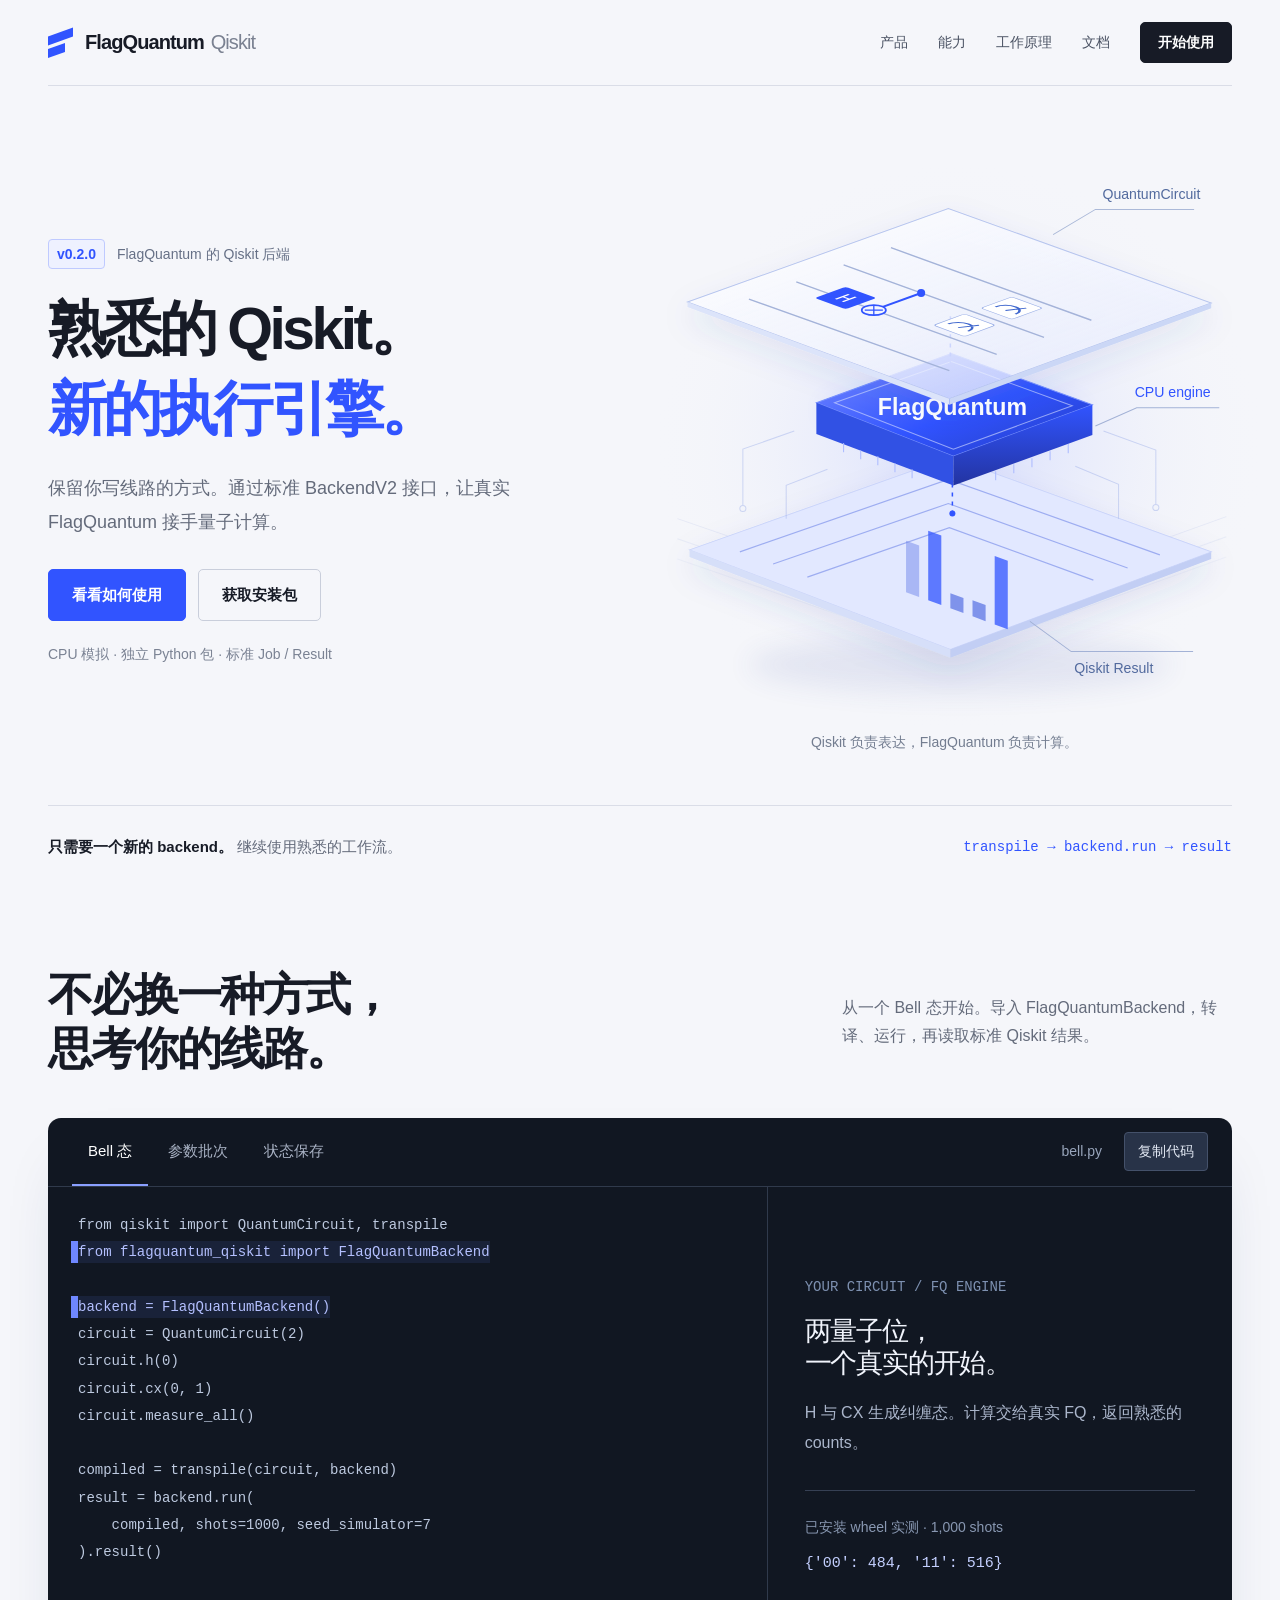
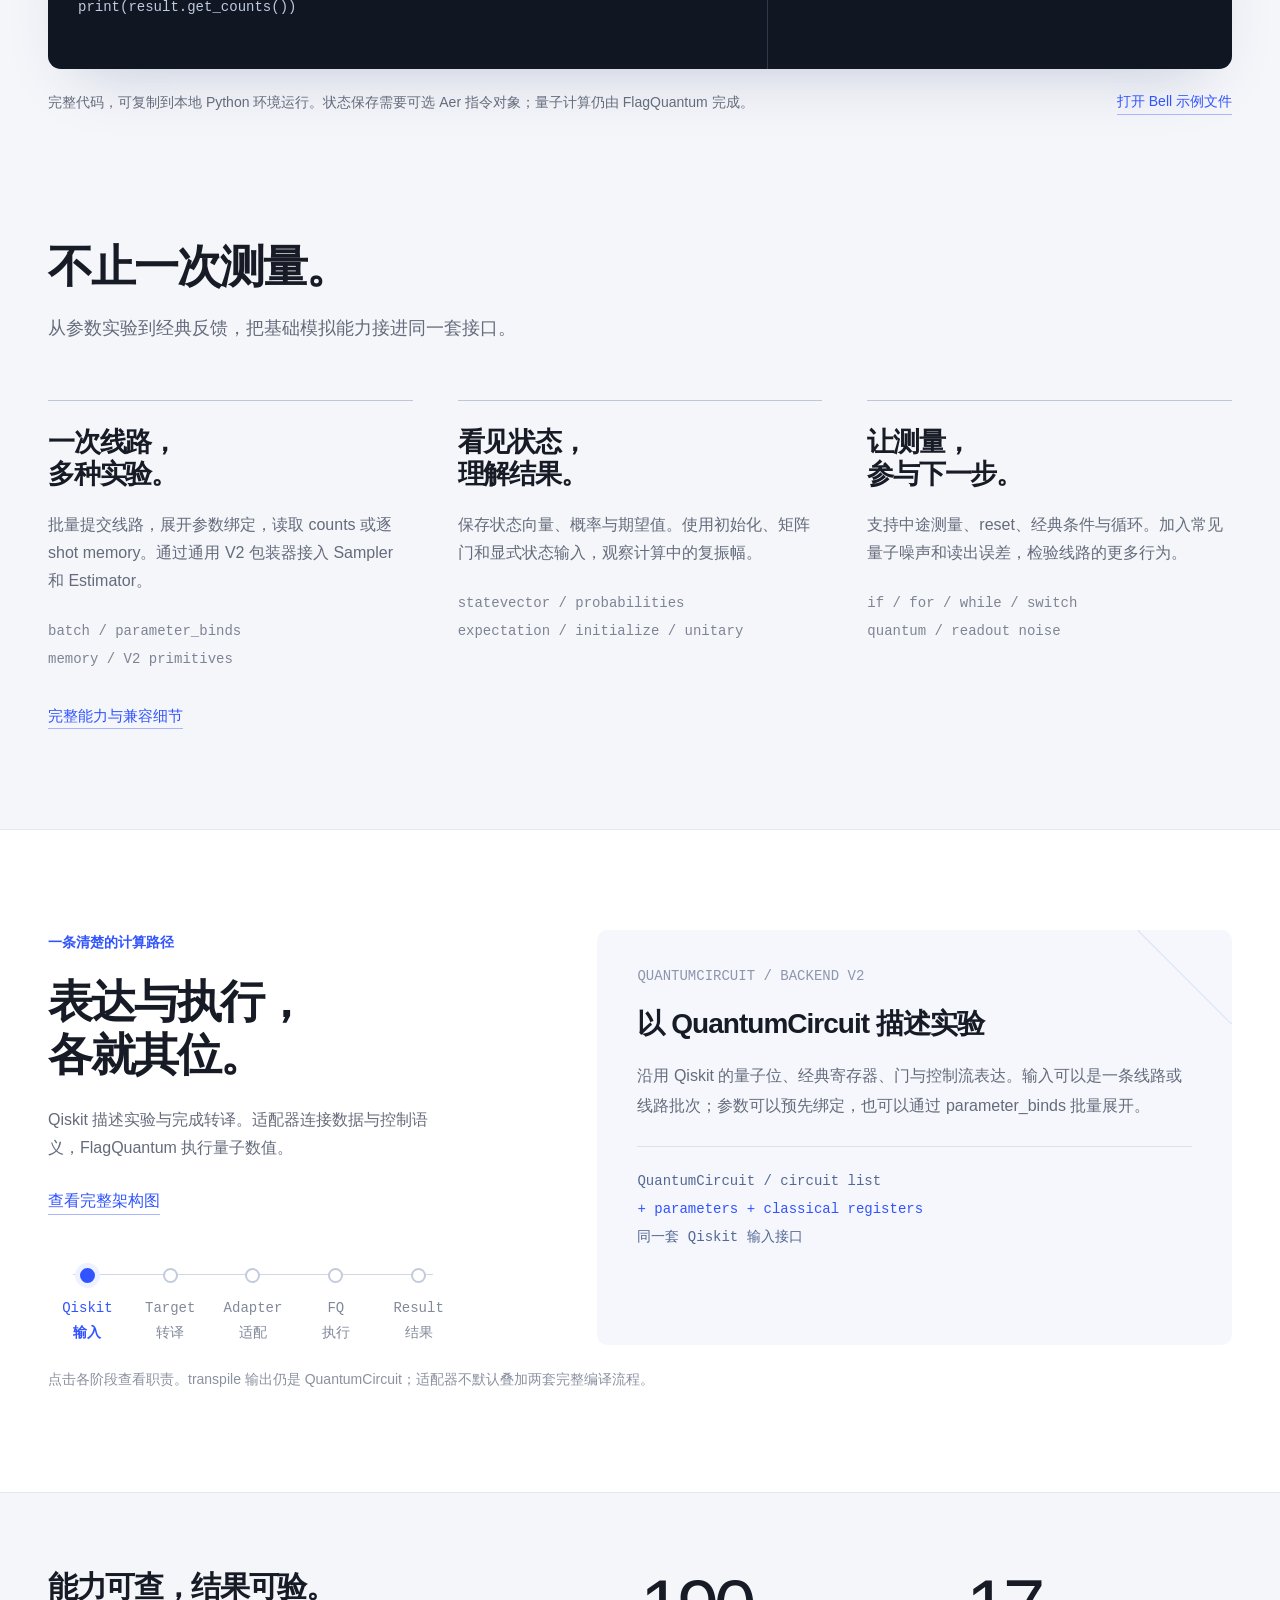
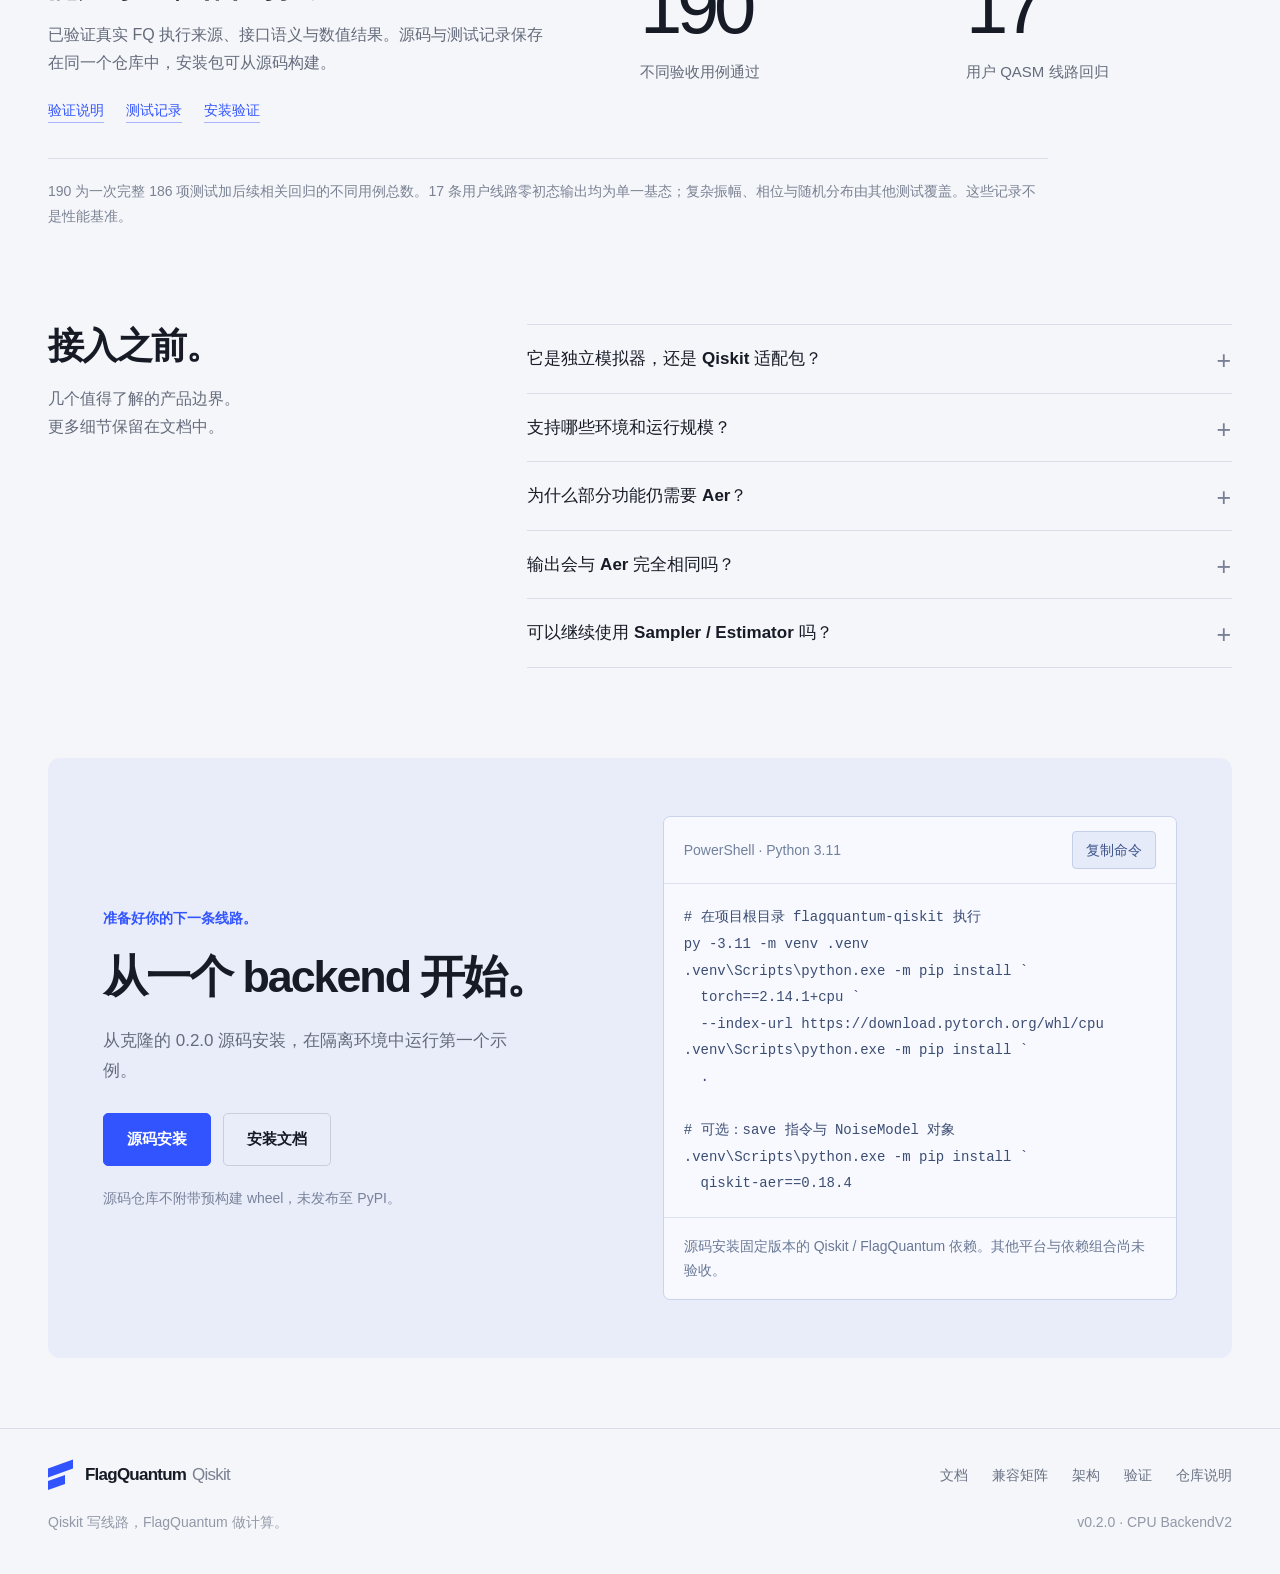
<file: site/index.html>
<!doctype html><html lang="zh-CN"><head><meta charset="utf-8"><meta name="viewport" content="width=device-width,initial-scale=1"><meta name="color-scheme" content="light"><meta name="description" content="FlagQuantum Qiskit：熟悉的 Qiskit，新的执行引擎。以 BackendV2 连接真实 FlagQuantum CPU 模拟。"><title>FlagQuantum Qiskit — 熟悉的线路，新的执行引擎</title>
<style>
:root{--paper:#f5f6fa;--ink:#171b26;--muted:#646b7b;--line:#dadde7;--blue:#3154ff;--mono:Consolas,"Cascadia Code",monospace}*{box-sizing:border-box}html{scroll-behavior:smooth;scroll-padding-top:92px}body{margin:0;background:var(--paper);color:var(--ink);font:16px/1.75 "Segoe UI","Microsoft YaHei","DengXian",sans-serif;-webkit-font-smoothing:antialiased}a{color:inherit;text-decoration:none}button{font:inherit;cursor:pointer;color:inherit;border:0}button:focus-visible,a:focus-visible,summary:focus-visible,[tabindex="0"]:focus-visible{outline:3px solid var(--blue);outline-offset:5px}h1,h2,h3,p{margin:0}h1,h2,h3{line-height:1.2;letter-spacing:-.045em}p{color:var(--muted)}svg{display:block;width:100%}pre,code{font-family:var(--mono)}[hidden]{display:none!important}::selection{background:#dbe2ff}.wrap{max-width:1320px;padding:0 48px;margin:auto}.section{padding:100px 0}.eyebrow{font-size:14px;font-weight:600;color:var(--blue);margin-bottom:20px}.button{display:inline-flex;align-items:center;justify-content:center;border-radius:5px;min-height:50px;padding:12px 23px;font-size:15px;font-weight:600;background:var(--blue);border:1px solid var(--blue);color:white;transition:background .2s,transform .2s}.button:hover{background:#2141df;transform:translateY(-2px)}.button.secondary{background:transparent;color:var(--ink);border-color:#c9cedb}.button.secondary:hover{background:#e9ecf3}.actions{display:flex;flex-wrap:wrap;gap:12px}.text-link{display:inline-block;color:var(--blue);border-bottom:1px solid #a9b6ff;line-height:1.7}.text-link:hover{border-color:var(--blue)}.skip{position:fixed;top:-90px;left:20px;background:var(--blue);color:#fff;padding:12px;z-index:100}.skip:focus{top:12px}.section-intro{display:flex;align-items:end;justify-content:space-between;gap:40px;margin-bottom:42px}.section-intro h2{font-size:clamp(32px,3.5vw,48px)}.section-intro p{max-width:390px;font-size:16px}
header{background:#f5f6faf0;backdrop-filter:blur(18px);position:sticky;top:0;z-index:20}.nav{height:86px;display:flex;align-items:center;justify-content:space-between;gap:25px;border-bottom:1px solid var(--line)}.brand{display:flex;align-items:center;gap:11px;font-size:20px;font-weight:650;letter-spacing:-.045em}.brand-mark{position:relative;width:26px;height:30px;display:block;flex:none}.brand-mark:before,.brand-mark:after{content:"";position:absolute;left:0;width:25px;height:9px;background:var(--blue);transform:skewY(-20deg)}.brand-mark:before{top:4px}.brand-mark:after{top:18px;width:17px}.brand-sub{font-weight:400;color:#7a8191;margin-left:2px}.nav-links{display:flex;gap:30px;align-items:center;font-size:14px}.nav-links>a:not(.button){color:#4a5263}.nav-links>a:hover{color:var(--blue)}.nav-links .button{min-height:37px;padding:7px 17px;font-size:14px;background:var(--ink);border-color:var(--ink)}.nav-links .button:hover{color:#fff;background:#303848}.menu-toggle{display:none;border:1px solid var(--line);padding:6px 13px;border-radius:4px;background:transparent;font-size:14px}
.hero{overflow:hidden}.hero-grid{display:grid;grid-template-columns:1.05fr 1.1fr;align-items:center;gap:12px;min-height:660px;padding-top:65px;padding-bottom:50px}.release{display:flex;align-items:center;gap:12px;color:#667086;font-size:14px;margin-bottom:25px}.release b{color:var(--blue);font-weight:600;border:1px solid #bfcaff;background:#eef1ff;border-radius:4px;padding:2px 8px}.hero h1{font-size:clamp(44px,4.6vw,68px);font-weight:650;line-height:1.2;letter-spacing:-.06em;white-space:nowrap}.hero h1 span{display:block;color:var(--blue);margin-top:9px}.hero-copy>p{font-size:18px;line-height:1.9;max-width:485px;margin:26px 0 30px}.hero-note{font-size:14px;color:#7a8293;margin-top:21px}.hero-art{position:relative;margin:0 -35px 0 -10px}.hero-art svg{width:100%;min-width:0}.hero-art figcaption{font-size:14px;color:#737d90;text-align:center;margin-top:-15px}.intro-strip{display:flex;align-items:center;justify-content:space-between;gap:35px;padding:28px 0;border-top:1px solid var(--line);font-size:15px}.intro-strip strong{font-weight:600}.intro-strip code{color:var(--blue);font-size:14px}.intro-strip span{color:var(--muted)}
.product{padding-top:80px}.product .section-intro{align-items:center}.product-shell{border-radius:13px;background:#111722;overflow:hidden;box-shadow:0 28px 60px -30px #182f6640;color:#e9edf7}.product-toolbar{display:flex;justify-content:space-between;align-items:center;padding:0 24px;border-bottom:1px solid #303a4c;min-height:68px;gap:20px}.code-tabs{display:flex;gap:4px}.code-tabs button{padding:20px 16px;background:transparent;border-bottom:2px solid transparent;color:#a8b1c3;font-size:15px}.code-tabs button[aria-selected="true"]{border-color:#8a9fff;color:#fff}.code-tabs button:hover{color:white}.toolbar-meta{display:flex;align-items:center;gap:22px;white-space:nowrap;font-size:14px;color:#98a5bb}.copy{background:#283348;border:1px solid #44516a;color:#e2e8f3;font-size:14px;border-radius:4px;padding:6px 13px;min-width:78px}.copy:hover{background:#374663}.product-main{display:grid;grid-template-columns:1.55fr 1fr}.product-main>*{min-width:0}.editor{border-right:1px solid #303a4c;padding:25px 0}.editor pre{margin:0;padding:0 30px;overflow-x:auto;max-width:100%;font:14px/1.95 var(--mono);color:#becae0;min-height:432px;white-space:pre}.backend-line{color:#b4c0ff;background:#4155a32e;padding:3px 0;box-shadow:-7px 0 0 #6f87ff}.example-note{display:flex;flex-direction:column;justify-content:center;padding:38px 37px}.example-note .mini-label{font:14px var(--mono);color:#7e91b1;margin-bottom:20px}.example-note h3{font-size:27px;font-weight:550;color:#f1f4fc;margin-bottom:18px}.example-note p{color:#abb6cb;font-size:16px;line-height:1.9}.sample{border-top:1px solid #364054;margin-top:32px;padding-top:24px}.sample-label{font-size:14px;color:#8998b2;margin-bottom:10px}.result-box{font:15px/1.8 var(--mono);color:#c4d0ff;overflow-wrap:anywhere}.product-foot{display:flex;justify-content:space-between;gap:30px;margin-top:21px;font-size:14px}.product-foot p{max-width:780px}.product-foot .text-link{white-space:nowrap;align-self:start}
.capabilities{padding-top:25px}.capability-head{max-width:700px;margin-bottom:55px}.capability-head h2{font-size:clamp(32px,3.5vw,48px);margin-bottom:20px}.capability-head p{font-size:18px}.capability-columns{display:grid;grid-template-columns:repeat(3,1fr);gap:45px}.capability-columns article{padding-top:25px;border-top:1px solid #bfc6d5}.capability-columns h3{font-size:27px;font-weight:600;margin-bottom:20px}.capability-columns p{font-size:16px;margin-bottom:22px}.features{font:14px/2 var(--mono);color:#7d8495}.features span{display:block}.capability-link{margin-top:30px;font-size:15px}
.workflow{background:white;border-top:1px solid #e4e7ef;border-bottom:1px solid #e4e7ef}.workflow-grid{display:grid;grid-template-columns:.85fr 1.2fr;gap:100px}.workflow-heading h2{font-size:clamp(32px,3.5vw,48px);margin-bottom:24px}.workflow-heading p{max-width:400px;margin-bottom:25px}.flow-tabs{display:flex;position:relative;margin:45px 0 0;justify-content:space-between;max-width:410px;gap:4px}.flow-tabs:before{content:"";position:absolute;height:1px;background:#d1d7e5;top:14px;left:25px;right:25px}.flow-tabs button{position:relative;flex:1;min-width:0;padding:0;background:transparent;color:#81899a;font-size:14px;text-align:center;line-height:1.7}.flow-tabs button:before{content:"";display:block;width:11px;height:11px;border:2px solid #c3cbdc;background:white;border-radius:50%;margin:8px auto 17px;position:relative;z-index:1}.flow-tabs button[aria-selected="true"]{color:var(--blue);font-weight:600}.flow-tabs button[aria-selected="true"]:before{border-color:var(--blue);background:var(--blue);box-shadow:0 0 0 5px #eef1ff}.flow-tabs button span{display:block;font:14px var(--mono);margin-bottom:5px}.flow-panel{padding:38px 40px;background:#f5f7fc;border-radius:10px;min-height:370px;position:relative;overflow:hidden}.flow-panel:after{content:"";width:130px;height:130px;position:absolute;right:-65px;top:-65px;border:1px solid #d9e1fa;transform:rotate(45deg);pointer-events:none}.panel-kicker{font:14px var(--mono);color:#8d96ad;margin-bottom:23px}.flow-panel h3{font-size:28px;letter-spacing:-.035em;margin-bottom:20px}.flow-panel p{font-size:16px;line-height:1.9}.flow-notation{border-top:1px solid #dce1ed;padding-top:20px;margin-top:25px;font:14px/2 var(--mono);color:#536894;white-space:pre-wrap;overflow-wrap:anywhere}.flow-notation b{font-weight:500;color:var(--blue)}.workflow-note{font-size:14px;margin-top:22px;color:#8a91a0}
.proof{padding:76px 0}.proof-layout{display:grid;grid-template-columns:1.2fr .6fr .6fr;align-items:start;gap:60px}.proof-copy h2{font-size:30px;font-weight:600;margin-bottom:16px}.proof-copy p{font-size:16px;max-width:510px}.proof-num strong{display:block;font-size:76px;line-height:1;letter-spacing:-.07em;font-weight:400}.proof-num span{display:block;font-size:15px;color:var(--muted);margin-top:14px}.proof-links{display:flex;flex-wrap:wrap;gap:22px;font-size:14px;margin-top:22px}.proof-foot{border-top:1px solid var(--line);margin-top:35px;padding-top:20px;font-size:14px;color:#7a8293;max-width:1000px}.faq-section{padding-top:20px;padding-bottom:90px}.faq-grid{display:grid;grid-template-columns:.7fr 1.3fr;gap:100px}.faq-heading h2{font-size:36px;margin-bottom:17px}.faq-heading p{font-size:16px;max-width:300px}.faq details{border-top:1px solid var(--line)}.faq details:last-child{border-bottom:1px solid var(--line)}.faq summary{padding:21px 30px 21px 0;font-size:17px;font-weight:550;line-height:1.5;cursor:pointer;list-style:none;position:relative}.faq summary::-webkit-details-marker{display:none}.faq summary:after{content:"+";position:absolute;right:1px;top:17px;font-size:25px;font-weight:300;color:#778094}.faq details[open] summary:after{content:"−";color:var(--blue)}.faq details p{font-size:16px;line-height:1.9;padding:0 30px 25px 0}.faq details .text-link{font-size:14px;margin-top:14px}
.start{padding:0 0 70px}.start-surface{background:#e9edfa;border-radius:12px;padding:58px 55px;display:grid;grid-template-columns:1fr 1.05fr;gap:70px;align-items:center}.start-surface>*{min-width:0}.start h2{font-size:clamp(34px,3.5vw,48px);margin-bottom:22px}.start p{font-size:17px;margin-bottom:28px;max-width:410px}.start .start-note{font-size:14px;margin-top:20px;margin-bottom:0;color:#78829a}.install{background:#f7f9ff;border:1px solid #cbd3eb;border-radius:7px;overflow:hidden}.install-head{display:flex;justify-content:space-between;align-items:center;gap:12px;padding:14px 20px;border-bottom:1px solid #dce2f0;font-size:14px;color:#71809c}.install .copy{background:#e6ebfa;border-color:#c4cfe9;color:#3d548c}.install pre{margin:0;padding:20px;max-width:100%;overflow:auto;font:14px/1.9 var(--mono);color:#3c4d72}.install-caption{padding:16px 20px;border-top:1px solid #dce2f0;font-size:14px;color:#6a7894}.footer{border-top:1px solid var(--line);padding:31px 0 40px}.footer-row{display:flex;align-items:center;justify-content:space-between;gap:30px}.footer .brand{font-size:17px}.footer-links{display:flex;flex-wrap:wrap;gap:24px;color:#697284;font-size:14px}.footer-links a:hover{color:var(--blue)}.footer-bottom{display:flex;justify-content:space-between;gap:30px;font-size:14px;color:#9198a6;margin-top:20px}.toast{position:fixed;left:50%;bottom:25px;transform:translateX(-50%);z-index:100;border-radius:5px;background:#172137;color:white;padding:12px 20px;font-size:14px;max-width:calc(100% - 32px);box-shadow:0 8px 25px #10234620;text-align:center}
@media(max-width:1100px){.wrap{padding:0 36px}.hero-grid{min-height:610px;grid-template-columns:1.1fr 1fr}.hero h1{font-size:52px}.hero-art{margin-right:-40px}.nav-links{gap:22px}.workflow-grid,.faq-grid{gap:55px}.start-surface{gap:40px;padding:45px 35px}.product-main{grid-template-columns:1.3fr 1fr}.example-note{padding:30px}.capability-columns{gap:30px}.proof-layout{gap:35px}}
@media(max-width:820px){.wrap{padding:0 26px}.nav{height:73px}.brand{font-size:18px}.menu-toggle{display:block}.nav-links{display:none;position:absolute;top:73px;left:0;right:0;background:#f5f6fa;border-bottom:1px solid var(--line);padding:20px 26px;gap:25px;flex-wrap:wrap}.nav-links.open{display:flex}.hero-grid{grid-template-columns:1fr;padding-top:58px;padding-bottom:20px;gap:0}.hero h1{font-size:clamp(40px,7.5vw,64px)}.hero-copy>p{max-width:570px}.hero-art{margin:0 auto;width:min(100%,580px)}.hero-art figcaption{margin-top:-30px}.intro-strip{display:block}.intro-strip>div+code{display:block;margin-top:8px}.section{padding:75px 0}.product{padding-top:60px}.section-intro{display:block}.section-intro p{margin-top:20px;max-width:580px}.product-toolbar{padding:0 16px}.toolbar-meta{gap:10px}.toolbar-meta #example-file{display:none}.product-main{grid-template-columns:1fr}.editor{border:0;border-bottom:1px solid #303a4c}.editor pre{min-height:0;padding:0 25px}.example-note{padding:26px;display:grid;grid-template-columns:1fr 1fr;gap:10px 30px;align-items:start}.mini-label{display:none}.example-note h3{font-size:24px;margin-bottom:10px}.example-note .sample{margin-top:0;border:0;padding-top:0;grid-row:1/3;grid-column:2}.product-foot{display:block}.product-foot .text-link{margin-top:12px}.capabilities{padding-top:0}.capability-columns{gap:24px}.capability-columns h3{font-size:23px}.capability-head p{font-size:16px}.workflow-grid,.faq-grid{grid-template-columns:1fr;gap:38px}.workflow-heading p{max-width:580px}.flow-tabs{max-width:100%;margin-top:30px}.flow-panel{min-height:0}.proof{padding:70px 0}.proof-layout{grid-template-columns:1fr 1fr;gap:35px}.proof-copy{grid-column:1/3}.proof-copy p{max-width:600px}.proof-num strong{font-size:66px}.faq-section{padding-top:10px}.faq-heading p{max-width:500px}.start{padding:0 0 55px}.start-surface{grid-template-columns:1fr;gap:35px;padding:40px 30px}.start h2{font-size:40px}.start p{max-width:600px}.footer-row{align-items:start;flex-direction:column;gap:23px}.footer-bottom{flex-direction:column;gap:6px}}
@media(max-width:560px){.wrap{padding:0 21px}.brand{font-size:17px;gap:9px}.brand-sub{font-size:16px}.brand-mark{width:23px}.hero-grid{padding-top:45px}.hero h1{font-size:clamp(35px,9vw,49px);letter-spacing:-.065em}.hero-copy>p{font-size:16px;max-width:350px;margin:23px 0 25px}.release{margin-bottom:22px}.actions .button{flex:1;padding:11px 16px}.hero-note{font-size:14px;margin-top:16px}.hero-art{width:calc(100% + 25px);margin:10px -12px 0}.hero-art figcaption{font-size:14px;margin:0 0 20px}.intro-strip{font-size:14px;padding:22px 0}.intro-strip code{font-size:14px;overflow-wrap:anywhere}.section{padding:60px 0}.section-intro h2,.capability-head h2,.workflow-heading h2{font-size:34px;line-height:1.3}.section-intro{margin-bottom:30px}.section-intro p{font-size:16px}.product-toolbar{padding:0 12px;min-height:60px;gap:8px}.code-tabs{gap:0}.code-tabs button{font-size:14px;padding:17px 10px}.copy{padding:6px 10px;min-width:68px}.editor{padding:22px 0}.editor pre{padding:0 20px;font-size:14px;line-height:1.9}.example-note{display:block;padding:25px 23px}.example-note p{font-size:16px}.example-note .sample{margin-top:20px;padding-top:20px;border-top:1px solid #303a4c}.product-foot{font-size:14px}.capabilities{padding-top:10px}.capability-head{margin-bottom:30px}.capability-columns{grid-template-columns:1fr;gap:30px}.capability-columns article{padding-top:23px}.capability-columns h3{font-size:26px;margin-bottom:14px}.capability-columns p{margin-bottom:12px}.features span{display:inline}.features span+span:before{content:" · "}.workflow-grid{gap:30px}.flow-panel{padding:27px 24px}.flow-panel h3{font-size:25px}.flow-tabs{gap:1px}.flow-tabs button{font-size:14px}.flow-tabs button span{font-size:14px}.proof-layout{gap:30px}.proof-copy h2{font-size:30px}.proof-num strong{font-size:67px}.proof-num span{font-size:14px}.proof-links{gap:17px}.proof-foot{font-size:14px;line-height:1.8}.faq-grid{gap:25px}.faq-heading h2{font-size:32px}.faq summary{font-size:16px;padding:20px 26px 20px 0}.faq details p{padding-right:12px}.start-surface{padding:32px 22px;margin-left:-1px;margin-right:-1px;gap:28px}.start h2{font-size:34px;line-height:1.3}.start p{font-size:16px}.install-head{padding:13px}.install pre{padding:16px 13px;font-size:14px}.install-caption{padding:15px 13px}.start .actions{flex-direction:column}.footer-links{gap:20px}.footer-bottom{font-size:14px}}
@media(prefers-reduced-motion:reduce){html{scroll-behavior:auto}*,*:before,*:after{animation:none!important;transition:none!important}}
</style></head><body><a class="skip" href="#main">跳至主要内容</a><header><div class="wrap"><div class="nav"><a class="brand" href="#" aria-label="FlagQuantum Qiskit 首页"><span class="brand-mark" aria-hidden="true"></span><span>FlagQuantum<span class="brand-sub"> Qiskit</span></span></a><button class="menu-toggle" aria-controls="nav-links" aria-expanded="false">菜单</button><nav class="nav-links" id="nav-links" aria-label="主导航"><a href="#examples">产品</a><a href="#capabilities">能力</a><a href="#workflow">工作原理</a><a href="../README.md">文档</a><a class="button" href="#start">开始使用</a></nav></div></div></header><main id="main">
<section class="hero" aria-labelledby="hero-title"><div class="wrap"><div class="hero-grid"><div class="hero-copy"><div class="release"><b>v0.2.0</b><span>FlagQuantum 的 Qiskit 后端</span></div><h1 id="hero-title">熟悉的 Qiskit。<span>新的执行引擎。</span></h1><p>保留你写线路的方式。通过标准 BackendV2 接口，让真实 FlagQuantum 接手量子计算。</p><div class="actions"><a class="button" href="#examples">看看如何使用</a><a class="button secondary" href="#start">获取安装包</a></div><div class="hero-note">CPU 模拟 · 独立 Python 包 · 标准 Job / Result</div></div>
<figure class="hero-art"><svg viewBox="0 0 640 590" role="img" aria-labelledby="art-title art-desc"><title id="art-title">从线路到引擎，一层清晰的连接</title><desc id="art-desc">悬浮的量子线路薄片、立体FlagQuantum计算核心与结果平面相互连接，呈现Qiskit线路由FlagQuantum执行并返回结果。</desc><defs><radialGradient id="halo"><stop stop-color="#c4ceff" stop-opacity=".65"/><stop offset="1" stop-color="#f5f6fa" stop-opacity="0"/></radialGradient><linearGradient id="sheet" x1="0" y1="0" x2="1" y2="1"><stop stop-color="#fff" stop-opacity=".96"/><stop offset="1" stop-color="#e8edff" stop-opacity=".7"/></linearGradient><linearGradient id="core" x1="0" y1="0" x2="1" y2="1"><stop stop-color="#7d8fff"/><stop offset=".55" stop-color="#3154ff"/><stop offset="1" stop-color="#233ac2"/></linearGradient><linearGradient id="side" x1="0" y1="0" x2="0" y2="1"><stop stop-color="#3154ff"/><stop offset="1" stop-color="#2334a1"/></linearGradient><filter id="shadow" x="-40%" y="-60%" width="180%" height="240%"><feGaussianBlur stdDeviation="13"/></filter><filter id="soft" x="-40%" y="-40%" width="180%" height="200%"><feDropShadow dx="0" dy="12" stdDeviation="15" flood-color="#344a9d" flood-opacity=".1"/></filter></defs>
<ellipse cx="335" cy="295" rx="305" ry="285" fill="url(#halo)"/><ellipse cx="335" cy="510" rx="210" ry="29" fill="#3045a0" opacity=".09" filter="url(#shadow)"/><g stroke="#c6cfeb" stroke-width="1" fill="none"><path d="M55 365L330 460L600 363" opacity=".35"/><path d="M55 385L330 480L600 383" opacity=".3"/><path d="M55 405L330 500L600 403" opacity=".2"/></g>
<g filter="url(#soft)"><path d="M67 396L326 304L585 398L326 495Z" fill="#e2e8ff" stroke="#cad4fa"/><path d="M67 396V403L326 503V495Z" fill="#d6dff9"/><path d="M326 495L585 398V405L326 503Z" fill="#c2cef4"/></g><g fill="none" stroke="#879aed" stroke-width="1.2" opacity=".75"><path d="M117 398L324 326L534 401M150 410L324 350L502 414M184 423L325 374L468 426"/></g><g transform="translate(282 395) skewY(20)"><rect x="0" y="-8" width="13" height="51" fill="#6f85eb" opacity=".5"/><rect x="22" y="-26" width="13" height="69" fill="#3154ff" opacity=".75"/><rect x="44" y="28" width="13" height="15" fill="#7f93eb"/><rect x="66" y="27" width="13" height="16" fill="#7f93eb"/><rect x="88" y="-25" width="13" height="68" fill="#3154ff" opacity=".75"/></g><path d="M328 303V360" stroke="#3154ff" stroke-width="1.5" stroke-dasharray="4 5"/><circle cx="328" cy="360" r="3" fill="#3154ff"/>
<g opacity=".45" stroke="#9caee8" fill="none"><path d="M171 278L120 296V352M478 278L530 297V351M204 316L163 332V365M450 313L493 331V365"/><circle cx="120" cy="355" r="3"/><circle cx="530" cy="354" r="3"/></g><path d="M197 257L327 211L461 260L329 309Z" fill="#3154ff" opacity=".18" filter="url(#shadow)"/><path d="M193 250L327 201L467 252L329 303Z" fill="url(#core)" stroke="#7690ff"/><path d="M193 250V281L329 332V303Z" fill="#3151e4"/><path d="M329 303L467 252V282L329 332Z" fill="url(#side)"/><path d="M211 250L327 209L447 253L329 296Z" fill="none" stroke="#d0d9ff" stroke-opacity=".65"/><g fill="none" stroke="#aab9ff" stroke-width="1"><path d="M220 290V299M237 297V306M254 303V312M271 310V319M288 316V325M371 318V327M389 311V320M407 305V314M425 298V307M443 291V300"/></g><text x="328" y="262" text-anchor="middle" font-family="Segoe UI,sans-serif" font-size="23" font-weight="600" fill="white">FlagQuantum</text><path d="M326 164V210" stroke="#3154ff" stroke-width="1.5" stroke-dasharray="4 5"/>
<g filter="url(#soft)"><path d="M65 150L324 57L585 151L325 246Z" fill="url(#sheet)" stroke="#b7c5ee"/><path d="M65 150V155L325 252V246Z" fill="#dce4fa"/><path d="M325 246L585 151V156L325 252Z" fill="#cbd7f6"/></g><g stroke="#a4b3d9" stroke-width="1.4" fill="none"><path d="M126 147L325 218M173 130L372 202M220 113L419 185M267 96L466 168"/></g><g transform="matrix(.9,.33,-.9,.33,222,146)"><rect x="-17" y="-17" width="34" height="34" rx="3" fill="#3154ff"/><text x="0" y="7" text-anchor="middle" font-family="Consolas,monospace" font-size="22" fill="white">H</text></g><path d="M297 141L250 158" stroke="#3154ff" stroke-width="2"/><circle cx="297" cy="141" r="4" fill="#3154ff"/><ellipse cx="250" cy="158" rx="12" ry="5" fill="#f3f5ff" stroke="#3154ff" stroke-width="1.7"/><path d="M241 158H259M250 153V163" stroke="#3154ff" stroke-width="1.3"/><g transform="matrix(.9,.33,-.9,.33,387,156)"><rect x="-17" y="-17" width="34" height="34" rx="3" fill="#fff" stroke="#99aee6"/><path d="M-11 7a11 11 0 0 1 22 0M0 7l8-15" fill="none" stroke="#4168ce" stroke-width="2"/></g><g transform="matrix(.9,.33,-.9,.33,340,173)"><rect x="-17" y="-17" width="34" height="34" rx="3" fill="#fff" stroke="#99aee6"/><path d="M-11 7a11 11 0 0 1 22 0M0 7l8-15" fill="none" stroke="#4168ce" stroke-width="2"/></g><g font-family="Segoe UI,Microsoft YaHei,sans-serif" font-size="14" fill="#7785a5"><path d="M428 83L470 58H568" stroke="#abb9d8" fill="none"/><text x="477" y="48" fill="#526a9e">QuantumCircuit</text><path d="M470 273L511 255H593" stroke="#a3b2d6" fill="none"/><text x="509" y="244" fill="#3154ff">CPU engine</text><path d="M405 467L446 497H567" stroke="#a3b2d6" fill="none"/><text x="449" y="518" fill="#526a9e">Qiskit Result</text></g></svg><figcaption>Qiskit 负责表达，FlagQuantum 负责计算。</figcaption></figure></div><div class="intro-strip"><div><strong>只需要一个新的 backend。</strong> <span>继续使用熟悉的工作流。</span></div><code>transpile → backend.run → result</code></div></div></section>
<section class="section product" id="examples"><div class="wrap"><div class="section-intro"><h2>不必换一种方式，<br>思考你的线路。</h2><p>从一个 Bell 态开始。导入 FlagQuantumBackend，转译、运行，再读取标准 Qiskit 结果。</p></div><div class="product-shell"><div class="product-toolbar"><div class="code-tabs" role="tablist" aria-label="Python 示例"><button id="code-tab-bell" role="tab" aria-controls="code-panel" aria-selected="true" data-code="bell">Bell 态</button><button id="code-tab-bind" role="tab" aria-controls="code-panel" aria-selected="false" tabindex="-1" data-code="bind">参数批次</button><button id="code-tab-save" role="tab" aria-controls="code-panel" aria-selected="false" tabindex="-1" data-code="save">状态保存</button></div><div class="toolbar-meta"><span id="example-file">bell.py</span><button class="copy" data-copy="example-code">复制代码</button></div></div><div id="code-panel" role="tabpanel" aria-labelledby="code-tab-bell" tabindex="0" class="product-main"><div class="editor"><pre><code id="example-code">from qiskit import QuantumCircuit, transpile
from flagquantum_qiskit import FlagQuantumBackend

backend = FlagQuantumBackend()
circuit = QuantumCircuit(2)
circuit.h(0)
circuit.cx(0, 1)
circuit.measure_all()

compiled = transpile(circuit, backend)
result = backend.run(
    compiled, shots=1000, seed_simulator=7
).result()

print(result.get_counts())</code></pre></div><div class="example-note"><div class="mini-label">YOUR CIRCUIT / FQ ENGINE</div><h3 id="example-title">两量子位，<br>一个真实的开始。</h3><p id="example-description">H 与 CX 生成纠缠态。计算交给真实 FQ，返回熟悉的 counts。</p><div class="sample"><div class="sample-label" id="example-result-label">已安装 wheel 实测 · 1,000 shots</div><div class="result-box" id="example-result">{'00': 484, '11': 516}</div></div></div></div></div><div class="product-foot"><p>完整代码，可复制到本地 Python 环境运行。状态保存需要可选 Aer 指令对象；量子计算仍由 FlagQuantum 完成。</p><a class="text-link" href="../examples/bell.py">打开 Bell 示例文件</a></div></div></section>
<section class="section capabilities" id="capabilities"><div class="wrap"><div class="capability-head"><h2>不止一次测量。</h2><p>从参数实验到经典反馈，把基础模拟能力接进同一套接口。</p></div><div class="capability-columns"><article><h3>一次线路，<br>多种实验。</h3><p>批量提交线路，展开参数绑定，读取 counts 或逐 shot memory。通过通用 V2 包装器接入 Sampler 和 Estimator。</p><div class="features"><span>batch / parameter_binds</span><span>memory / V2 primitives</span></div></article><article><h3>看见状态，<br>理解结果。</h3><p>保存状态向量、概率与期望值。使用初始化、矩阵门和显式状态输入，观察计算中的复振幅。</p><div class="features"><span>statevector / probabilities</span><span>expectation / initialize / unitary</span></div></article><article><h3>让测量，<br>参与下一步。</h3><p>支持中途测量、reset、经典条件与循环。加入常见量子噪声和读出误差，检验线路的更多行为。</p><div class="features"><span>if / for / while / switch</span><span>quantum / readout noise</span></div></article></div><div class="capability-link"><a class="text-link" href="../COMPATIBILITY.md">完整能力与兼容细节</a></div></div></section>
<section class="section workflow" id="workflow"><div class="wrap"><div class="workflow-grid"><div class="workflow-heading"><div class="eyebrow">一条清楚的计算路径</div><h2>表达与执行，<br>各就其位。</h2><p>Qiskit 描述实验与完成转译。适配器连接数据与控制语义，FlagQuantum 执行量子数值。</p><a class="text-link" href="../docs/architecture.svg">查看完整架构图</a><div class="flow-tabs" role="tablist" aria-label="执行流程"><button role="tab" id="flow-tab-input" aria-controls="flow-panel" aria-selected="true" data-flow="input"><span>Qiskit</span>输入</button><button role="tab" id="flow-tab-transpile" aria-controls="flow-panel" aria-selected="false" tabindex="-1" data-flow="transpile"><span>Target</span>转译</button><button role="tab" id="flow-tab-adapter" aria-controls="flow-panel" aria-selected="false" tabindex="-1" data-flow="adapter"><span>Adapter</span>适配</button><button role="tab" id="flow-tab-engine" aria-controls="flow-panel" aria-selected="false" tabindex="-1" data-flow="engine"><span>FQ</span>执行</button><button role="tab" id="flow-tab-result" aria-controls="flow-panel" aria-selected="false" tabindex="-1" data-flow="result"><span>Result</span>结果</button></div></div><div class="flow-panel" id="flow-panel" role="tabpanel" aria-labelledby="flow-tab-input" tabindex="0"><div class="panel-kicker">QUANTUMCIRCUIT / BACKEND V2</div><h3 id="flow-title">以 QuantumCircuit <span style="white-space:nowrap">描述实验</span></h3><p id="flow-description">沿用 Qiskit 的量子位、经典寄存器、门与控制流表达。输入可以是一条线路或线路批次；参数可以预先绑定，也可以通过 parameter_binds 批量展开。</p><div class="flow-notation" id="flow-notation">QuantumCircuit / circuit list
<b>+ parameters + classical registers</b>
同一套 Qiskit 输入接口</div></div></div><p class="workflow-note">点击各阶段查看职责。transpile 输出仍是 QuantumCircuit；适配器不默认叠加两套完整编译流程。</p></div></section>
<section class="section proof" id="verification"><div class="wrap"><div class="proof-layout"><div class="proof-copy"><h2>能力可查，结果可验。</h2><p>已验证真实 FQ 执行来源、接口语义与数值结果。源码与测试记录保存在同一个仓库中，安装包可从源码构建。</p><div class="proof-links"><a class="text-link" href="../VALIDATION.md">验证说明</a><a class="text-link" href="../tests/results/phase2_verification.json">测试记录</a><a class="text-link" href="../tests/results/phase2_wheel_smoke.json">安装验证</a></div></div><div class="proof-num"><strong>190</strong><span>不同验收用例通过</span></div><div class="proof-num"><strong>17</strong><span>用户 QASM 线路回归</span></div></div><p class="proof-foot">190 为一次完整 186 项测试加后续相关回归的不同用例总数。17 条用户线路零初态输出均为单一基态；复杂振幅、相位与随机分布由其他测试覆盖。这些记录不是性能基准。</p></div></section>
<section class="section faq-section" id="boundaries"><div class="wrap faq-grid"><div class="faq-heading"><h2>接入之前。</h2><p>几个值得了解的产品边界。<br>更多细节保留在文档中。</p></div><div class="faq"><details><summary>它是独立模拟器，还是 Qiskit 适配包？</summary><p>这是独立可安装的 flagquantum_qiskit 包，提供标准 BackendV2 接口，依赖外部 FlagQuantum 执行量子计算。Qiskit 用来表达与转译线路；结果使用标准 Job / Result。它不注册 AerSimulator(method="flagquantum")，也不是完整 Aer 平替。</p></details><details><summary>支持哪些环境和运行规模？</summary><p>已验证 Windows、Python 3.11、Qiskit 2.6.2、FlagQuantum 0.3.1 和 Torch 2.14.1+cpu。当前只支持 CPU，可选 single / double 精度；GPU、多算法、分布式和性能调优不在当前范围。默认量子位容量上限20、最多可设24；它是准入限制，不是可运行规模或性能保证。状态、shots 和输出受内存预算约束，预算不是操作系统级峰值配额。</p></details><details><summary>为什么部分功能仍需要 Aer？</summary><p>Aer 是可选依赖，提供 save 指令、NoiseModel 等对象，也用于独立测试参考。运行时可以转换局部通道表示，但不调用 Aer 模拟器计算线路。基础 Bell、动态控制和通用 V2 包装器不需要 Aer；生产路径没有 Aer 计算回退。</p></details><details><summary>输出会与 Aer 完全相同吗？</summary><p>不承诺完全相同。随机数序列、Kraus 轨迹分解可能不同；本工具合并连续测量匹配联合读出规则，与 Aer 的逐指令匹配不同；逆序或部分初始化的整体相位仍有 API 差异。理想线路的位序、相位与数值另有严格验收。Bool / Uint 经典表达式和局部噪声转换也有明确范围。<br><a class="text-link" href="../COMPATIBILITY.md">查看兼容矩阵与差异说明</a></p></details><details><summary>可以继续使用 Sampler / Estimator 吗？</summary><p>可以使用 Qiskit 通用 BackendSamplerV2 与 BackendEstimatorV2，将 FlagQuantumBackend 传给包装器即可。Estimator 是采样估计，并非默认精确值；需要按包装器及后端能力准备线路。页面中的 Python 示例须在本地环境执行，浏览器不运行量子模拟。</p></details></div></div></section>
<section class="start" id="start"><div class="wrap"><div class="start-surface"><div><div class="eyebrow">准备好你的下一条线路。</div><h2>从一个 backend <span style="white-space:nowrap">开始。</span></h2><p>从克隆的 0.2.0 源码安装，在隔离环境中运行第一个示例。</p><div class="actions"><a class="button" href="../README.md#安装与验证">源码安装</a><a class="button secondary" href="../README.md">安装文档</a></div><p class="start-note">源码仓库不附带预构建 wheel，未发布至 PyPI。</p></div><div class="install"><div class="install-head"><span>PowerShell · Python 3.11</span><button class="copy" data-copy="install-code">复制命令</button></div><pre><code id="install-code"># 在项目根目录 flagquantum-qiskit 执行
py -3.11 -m venv .venv
.venv\Scripts\python.exe -m pip install `
  torch==2.14.1+cpu `
  --index-url https://download.pytorch.org/whl/cpu
.venv\Scripts\python.exe -m pip install `
  .

# 可选：save 指令与 NoiseModel 对象
.venv\Scripts\python.exe -m pip install `
  qiskit-aer==0.18.4</code></pre><div class="install-caption">源码安装固定版本的 Qiskit / FlagQuantum 依赖。其他平台与依赖组合尚未验收。</div></div></div></div></section>
</main><footer class="footer"><div class="wrap"><div class="footer-row"><a class="brand" href="#"><span class="brand-mark" aria-hidden="true"></span><span>FlagQuantum<span class="brand-sub"> Qiskit</span></span></a><nav class="footer-links" aria-label="文档导航"><a href="../README.md">文档</a><a href="../COMPATIBILITY.md">兼容矩阵</a><a href="../ARCHITECTURE.md">架构</a><a href="../VALIDATION.md">验证</a><a href="../README.md">仓库说明</a></nav></div><div class="footer-bottom"><span>Qiskit 写线路，FlagQuantum 做计算。</span><span>v0.2.0 · CPU BackendV2</span></div></div></footer><div class="toast" role="status" aria-live="polite" hidden></div>
<script>
const examples={
bell:{title:'从两量子位开始',description:'H 与 CX 生成纠缠态，转译后交给真实 FQ。返回标准 Qiskit counts，代码可在本地 Python 环境中执行。',file:'bell.py',label:'已安装 wheel 实测',result:"{'00': 484, '11': 516}",code:document.querySelector('#example-code').textContent},
bind:{title:'一次提交，展开参数扫描',description:'parameter_binds 的各参数值按索引配对。下面把同一条线路绑定到 0 和 π，返回两个实验结果。',file:'parameter_batch.py',label:'相同绑定语义的实测结果',result:"[{'0': 5}, {'1': 5}]",code:`import numpy as np
from qiskit import QuantumCircuit, transpile
from qiskit.circuit import Parameter
from flagquantum_qiskit import FlagQuantumBackend

backend = FlagQuantumBackend()
theta = Parameter("theta")
circuit = QuantumCircuit(1)
circuit.ry(theta, 0)
circuit.measure_all()
compiled = transpile(circuit, backend)

result = backend.run(
    compiled,
    parameter_binds=[{theta: [0, np.pi]}],
    shots=5, seed_simulator=7,
).result()
print(result.get_counts())`},
save:{title:'读取测量前的复振幅',description:'使用 Aer 的保存指令对象，输出 Qiskit Statevector 容器。保存发生在指定位置；数值状态由 FlagQuantum 计算。',file:'save_state.py',label:'示意输出（数值已四舍五入）',result:'[0.7071+0j, 0+0j, 0+0j, 0.7071+0j]',code:`from qiskit import QuantumCircuit, transpile
from qiskit_aer.library import SaveStatevector
from flagquantum_qiskit import FlagQuantumBackend

backend = FlagQuantumBackend()
circuit = QuantumCircuit(2)
circuit.h(0)
circuit.cx(0, 1)
circuit.append(SaveStatevector(2, label="psi"), [0, 1])

compiled = transpile(circuit, backend)
result = backend.run(compiled, shots=1).result()
state = result.data()["psi"]
print(state.data)
print(state.probabilities())`}
};
const flows={input:{title:'以 QuantumCircuit 描述实验',description:'沿用 Qiskit 的量子位、经典寄存器、门与控制流表达。输入可以是一条线路，也可以是线路批次；参数可以预先绑定，或通过 parameter_binds 批量展开。',notation:'QuantumCircuit / circuit list\n+ parameters + classical registers\n同一套 Qiskit 输入接口'},transpile:{title:'Target 声明能力，Qiskit 完成转译',description:'backend.target 描述已验证的门与指令能力。transpile(circuit, backend) 按目标进行必要分解与处理，返回的仍然是 QuantumCircuit，而不是 FlagQuantum 程序。',notation:'QuantumCircuit\ntranspile(circuit, backend)\nQuantumCircuit（已编译）'},adapter:{title:'校验、保留信息，再选择执行路径',description:'适配器检查输入，保留寄存器、位映射、metadata、phase 与 layout。标准门的末端测量走采样路径；初始化、矩阵门、动态控制、保存和噪声走通用执行路径。不会静默丢弃不支持的语义。',notation:'标准门末端测量 → strict import + sample\n初始化 / 矩阵 / 动态 / 保存 / 噪声 → 通用执行\n映射始终基于提交的编译后线路'},engine:{title:'量子数值由真实 FlagQuantum 执行',description:'末端路径调用 FQ Circuit.sample；一般路径调用 FQ 的门、测量坍缩、reset 和 Kraus 数值入口。适配器处理经典控制和表示转换，Aer 不参与线路计算。',notation:'FlagQuantum 0.3.1 · CPU\nstate / gate / collapse / reset / Kraus\n没有替代模拟器计算回退'},result:{title:'把结果还给熟悉的 Qiskit 接口',description:'量子样本按测量写入顺序映射到经典位。保存结果按约定聚合，最后返回同步 Job 与标准 Result；可读取 counts、memory 或状态/概率/期望输出。',notation:'Job.result()\nget_counts() / get_memory() / data()\nQiskit BackendSamplerV2 / EstimatorV2'}};
function activateTab(button,group){group.querySelectorAll('[role="tab"]').forEach(tab=>{const active=tab===button;tab.setAttribute('aria-selected',active);tab.tabIndex=active?0:-1;});}
document.querySelectorAll('[data-code]').forEach(button=>button.addEventListener('click',()=>{activateTab(button,button.parentElement);const data=examples[button.dataset.code];document.querySelector('#example-title').textContent=data.title;document.querySelector('#example-description').textContent=data.description;document.querySelector('#example-file').textContent=data.file;renderCode(data.code);document.querySelector('#example-result-label').textContent=data.label;document.querySelector('#example-result').textContent=data.result;document.querySelector('#code-panel').setAttribute('aria-labelledby',button.id);}));
document.querySelectorAll('[data-flow]').forEach(button=>button.addEventListener('click',()=>{activateTab(button,button.parentElement);const data=flows[button.dataset.flow];renderFlowTitle(data.title);document.querySelector('#flow-description').textContent=data.description;document.querySelector('#flow-notation').textContent=data.notation;document.querySelector('#flow-panel').setAttribute('aria-labelledby',button.id);}));
document.querySelectorAll('[role="tablist"]').forEach(group=>group.addEventListener('keydown',event=>{const tabs=[...group.querySelectorAll('[role="tab"]')];let i=tabs.indexOf(document.activeElement);if(i<0)return;if(['ArrowRight','ArrowDown'].includes(event.key))i=(i+1)%tabs.length;else if(['ArrowLeft','ArrowUp'].includes(event.key))i=(i+tabs.length-1)%tabs.length;else if(event.key==='Home')i=0;else if(event.key==='End')i=tabs.length-1;else return;event.preventDefault();tabs[i].focus();tabs[i].click();}));
let toastTimer;function notify(text){const toast=document.querySelector('.toast');toast.textContent=text;toast.hidden=false;clearTimeout(toastTimer);toastTimer=setTimeout(()=>toast.hidden=true,3500);}
document.querySelectorAll('[data-copy]').forEach(button=>button.addEventListener('click',async()=>{const text=document.getElementById(button.dataset.copy).textContent;let copied=false;try{await navigator.clipboard.writeText(text);copied=true;}catch(error){const area=document.createElement('textarea');area.value=text;area.style.cssText='position:fixed;left:-9999px;top:0';document.body.append(area);area.select();try{copied=document.execCommand('copy');}catch(e){}area.remove();button.focus();}notify(copied?'已复制，可粘贴到本地 Python 文件或终端。':'复制未成功，请选中代码手动复制。');}));
const menu=document.querySelector('.menu-toggle'),nav=document.querySelector('#nav-links');function closeMenu(){nav.classList.remove('open');menu.setAttribute('aria-expanded','false');}menu.addEventListener('click',()=>{const open=menu.getAttribute('aria-expanded')!=='true';menu.setAttribute('aria-expanded',String(open));nav.classList.toggle('open',open);});nav.querySelectorAll('a').forEach(a=>a.addEventListener('click',closeMenu));document.addEventListener('keydown',event=>{if(event.key==='Escape'&&nav.classList.contains('open')){closeMenu();menu.focus();}});window.matchMedia('(min-width:821px)').addEventListener('change',event=>{if(event.matches)closeMenu();});

function renderFlowTitle(value){const title=document.querySelector('#flow-title');title.textContent=value;if(value==='以 QuantumCircuit 描述实验'){title.textContent='以 QuantumCircuit ';const phrase=document.createElement('span');phrase.style.whiteSpace='nowrap';phrase.textContent='描述实验';title.append(phrase);}}
function renderCode(value){const code=document.querySelector('#example-code');code.replaceChildren();const lines=value.split('\n');lines.forEach((line,i)=>{if(line.includes('FlagQuantumBackend')){const mark=document.createElement('span');mark.className='backend-line';mark.textContent=line;code.append(mark);}else code.append(document.createTextNode(line));if(i<lines.length-1)code.append(document.createTextNode('\n'));});}
renderCode(document.querySelector('#example-code').textContent);
</script>
</body></html>
</file>
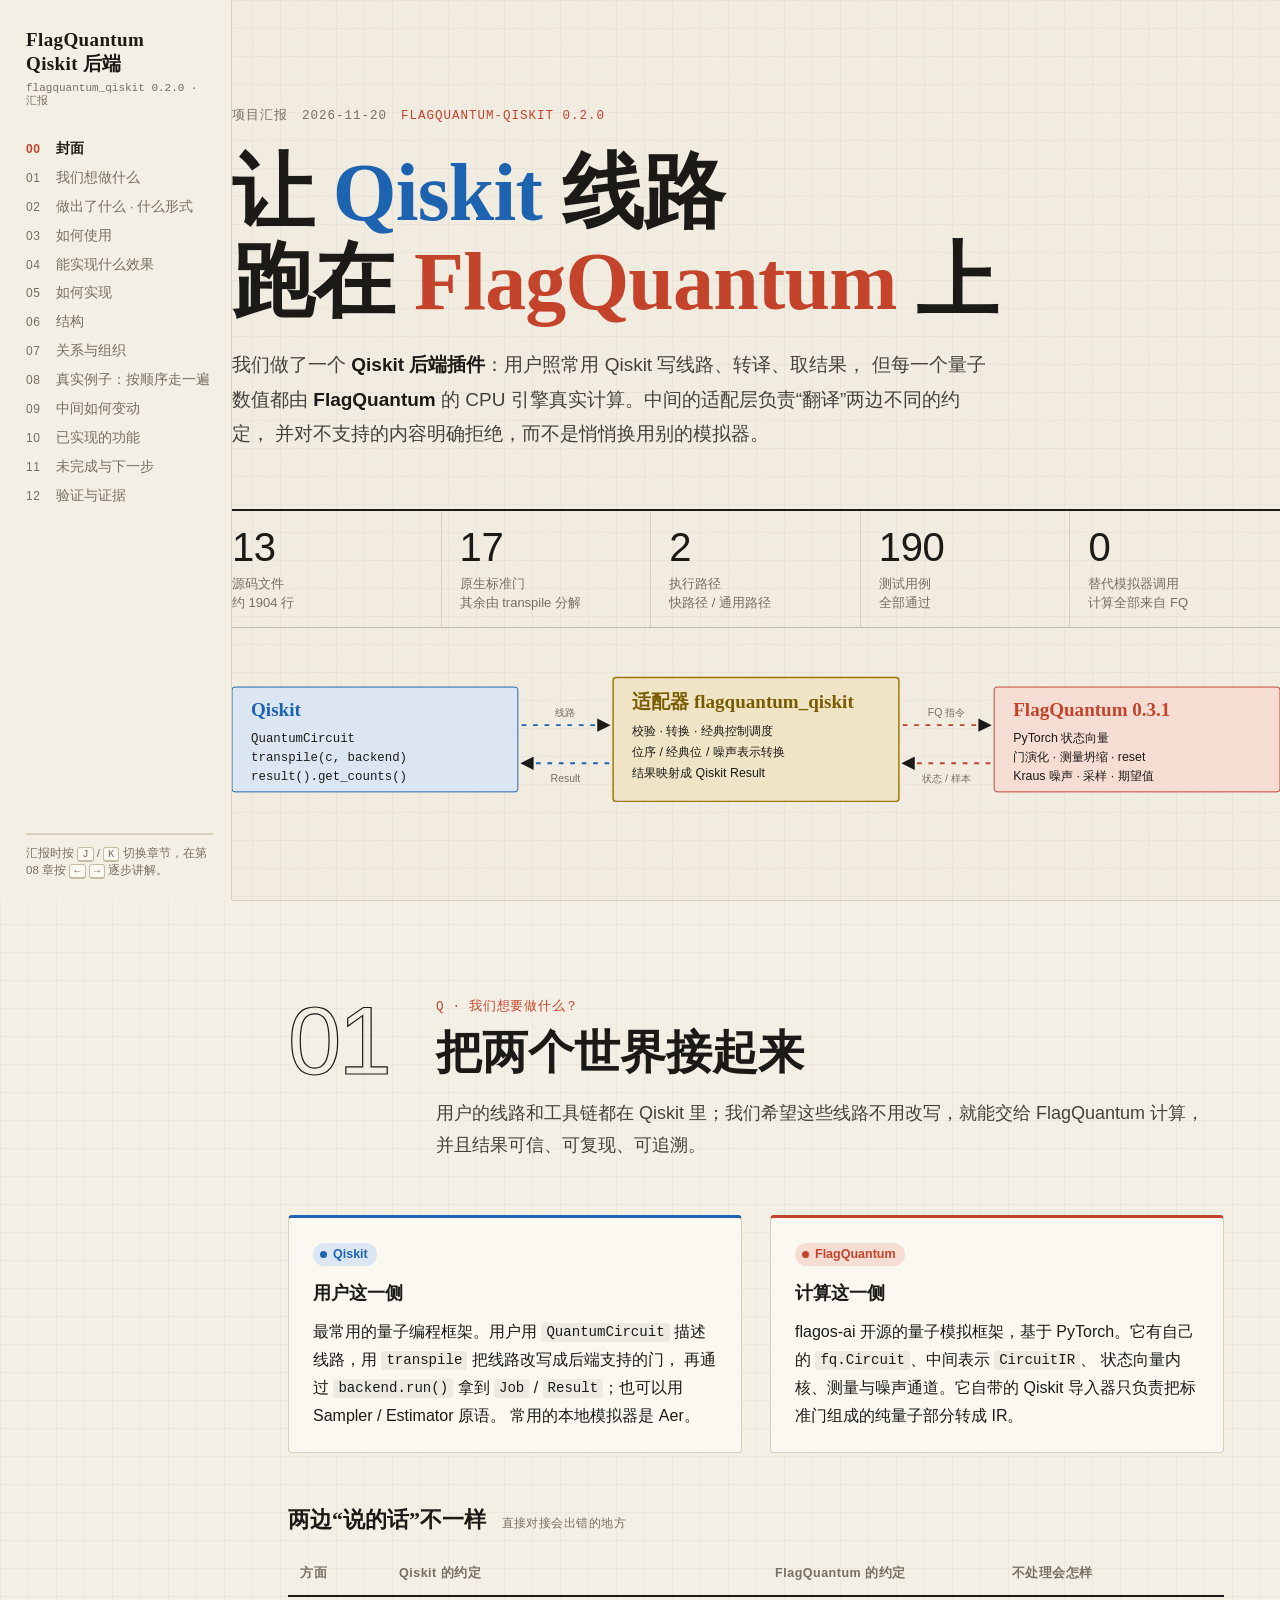
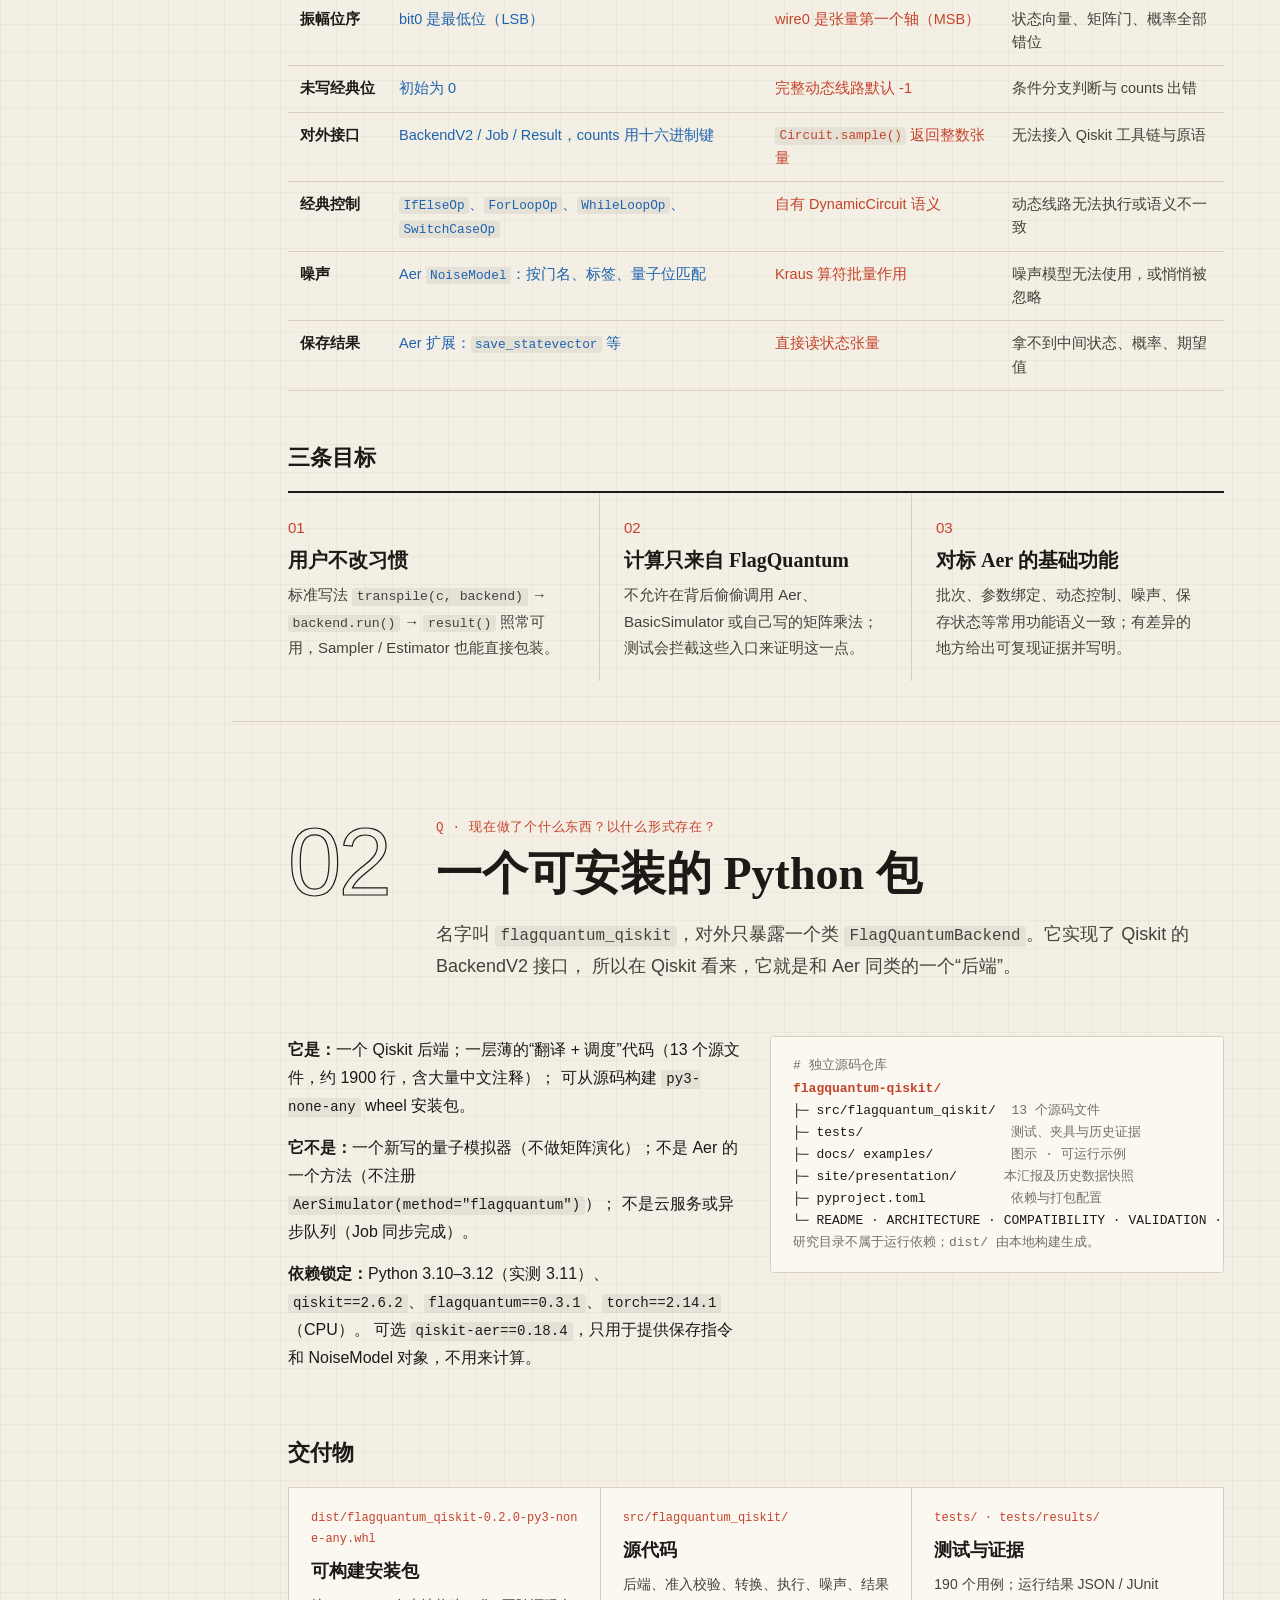
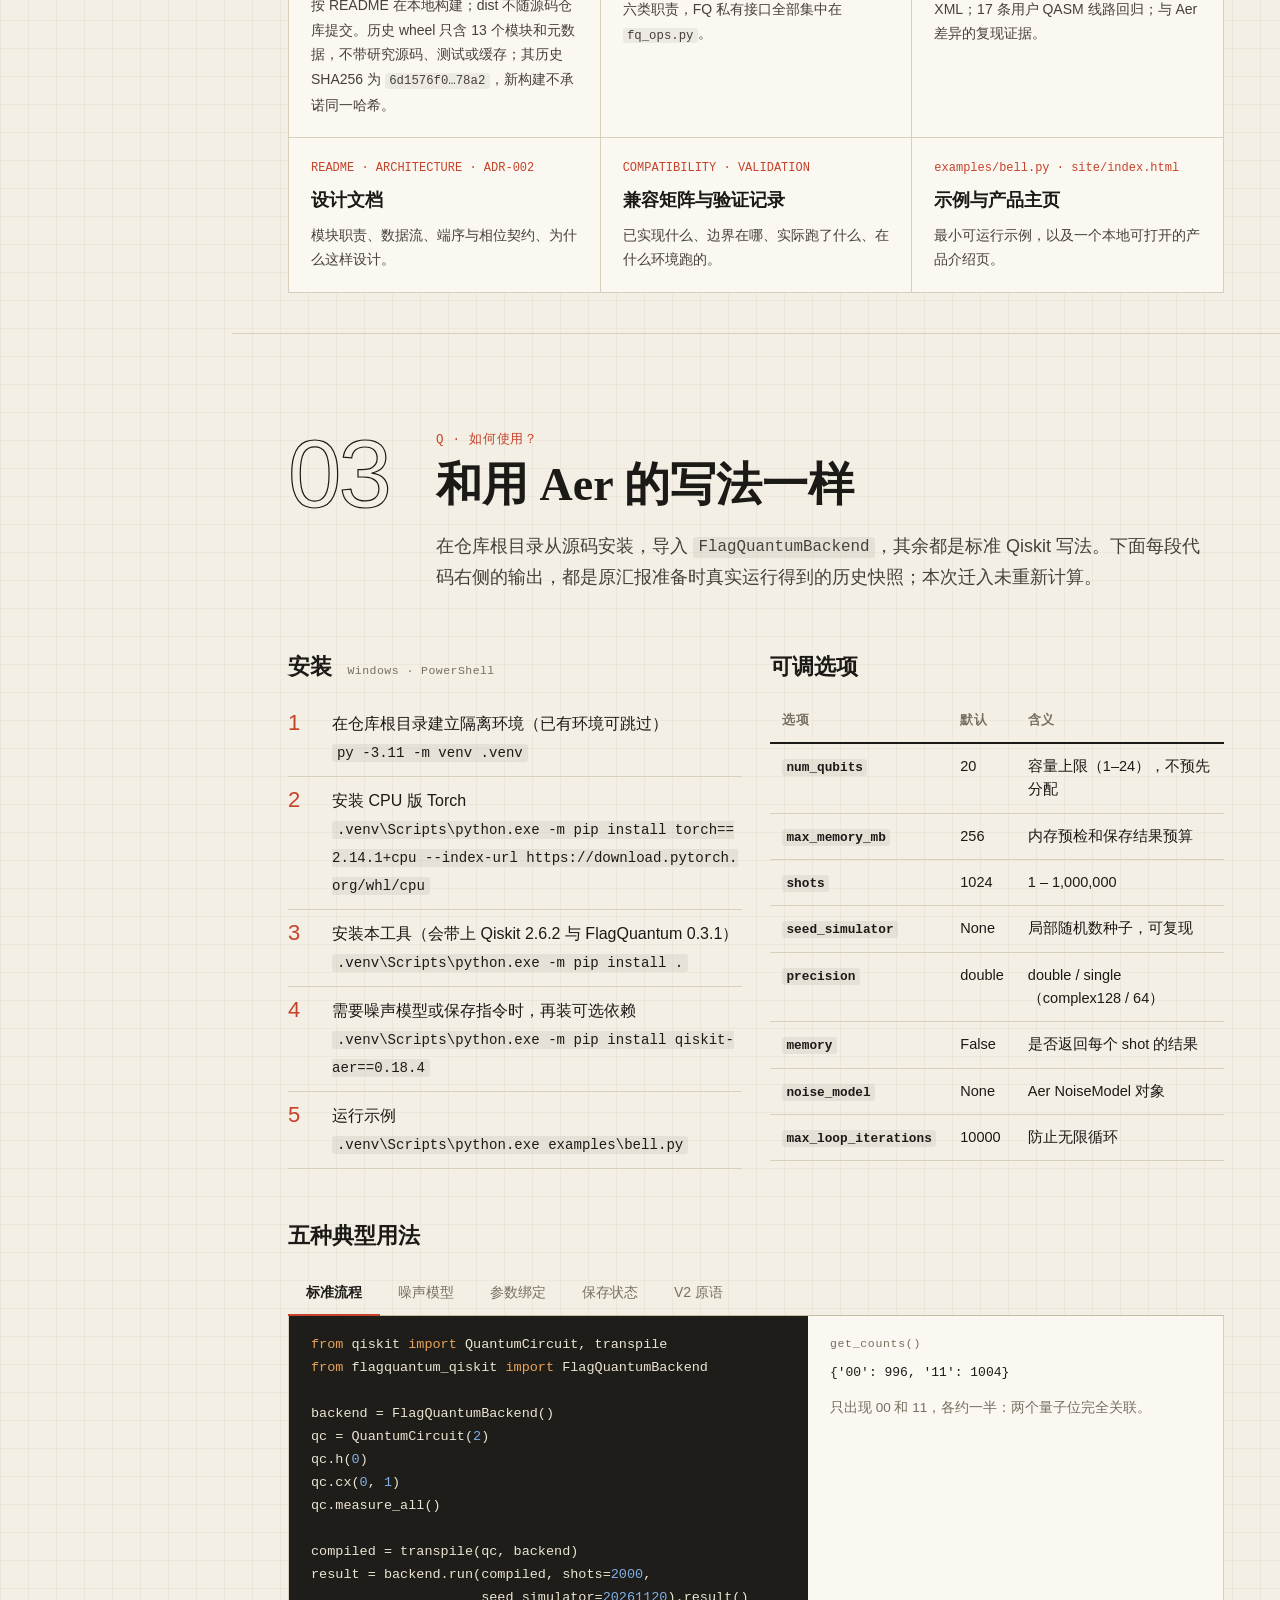
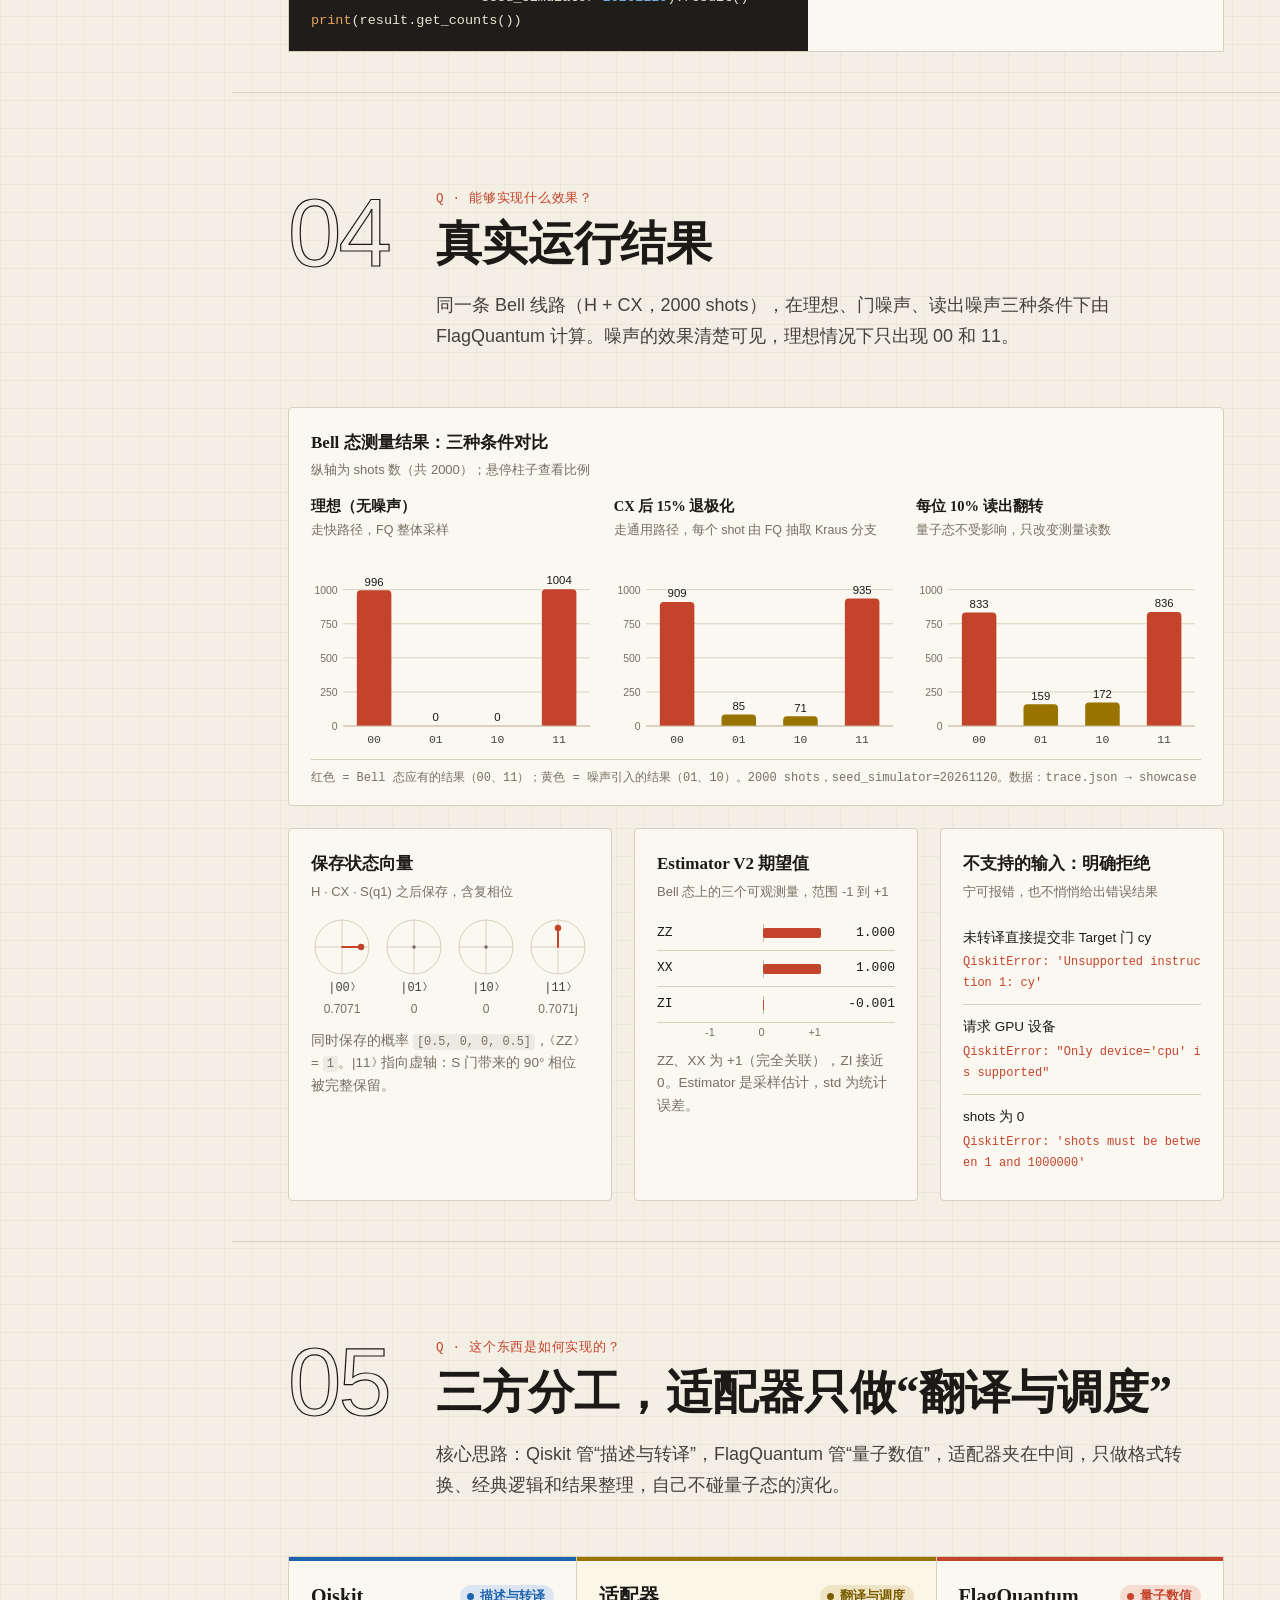
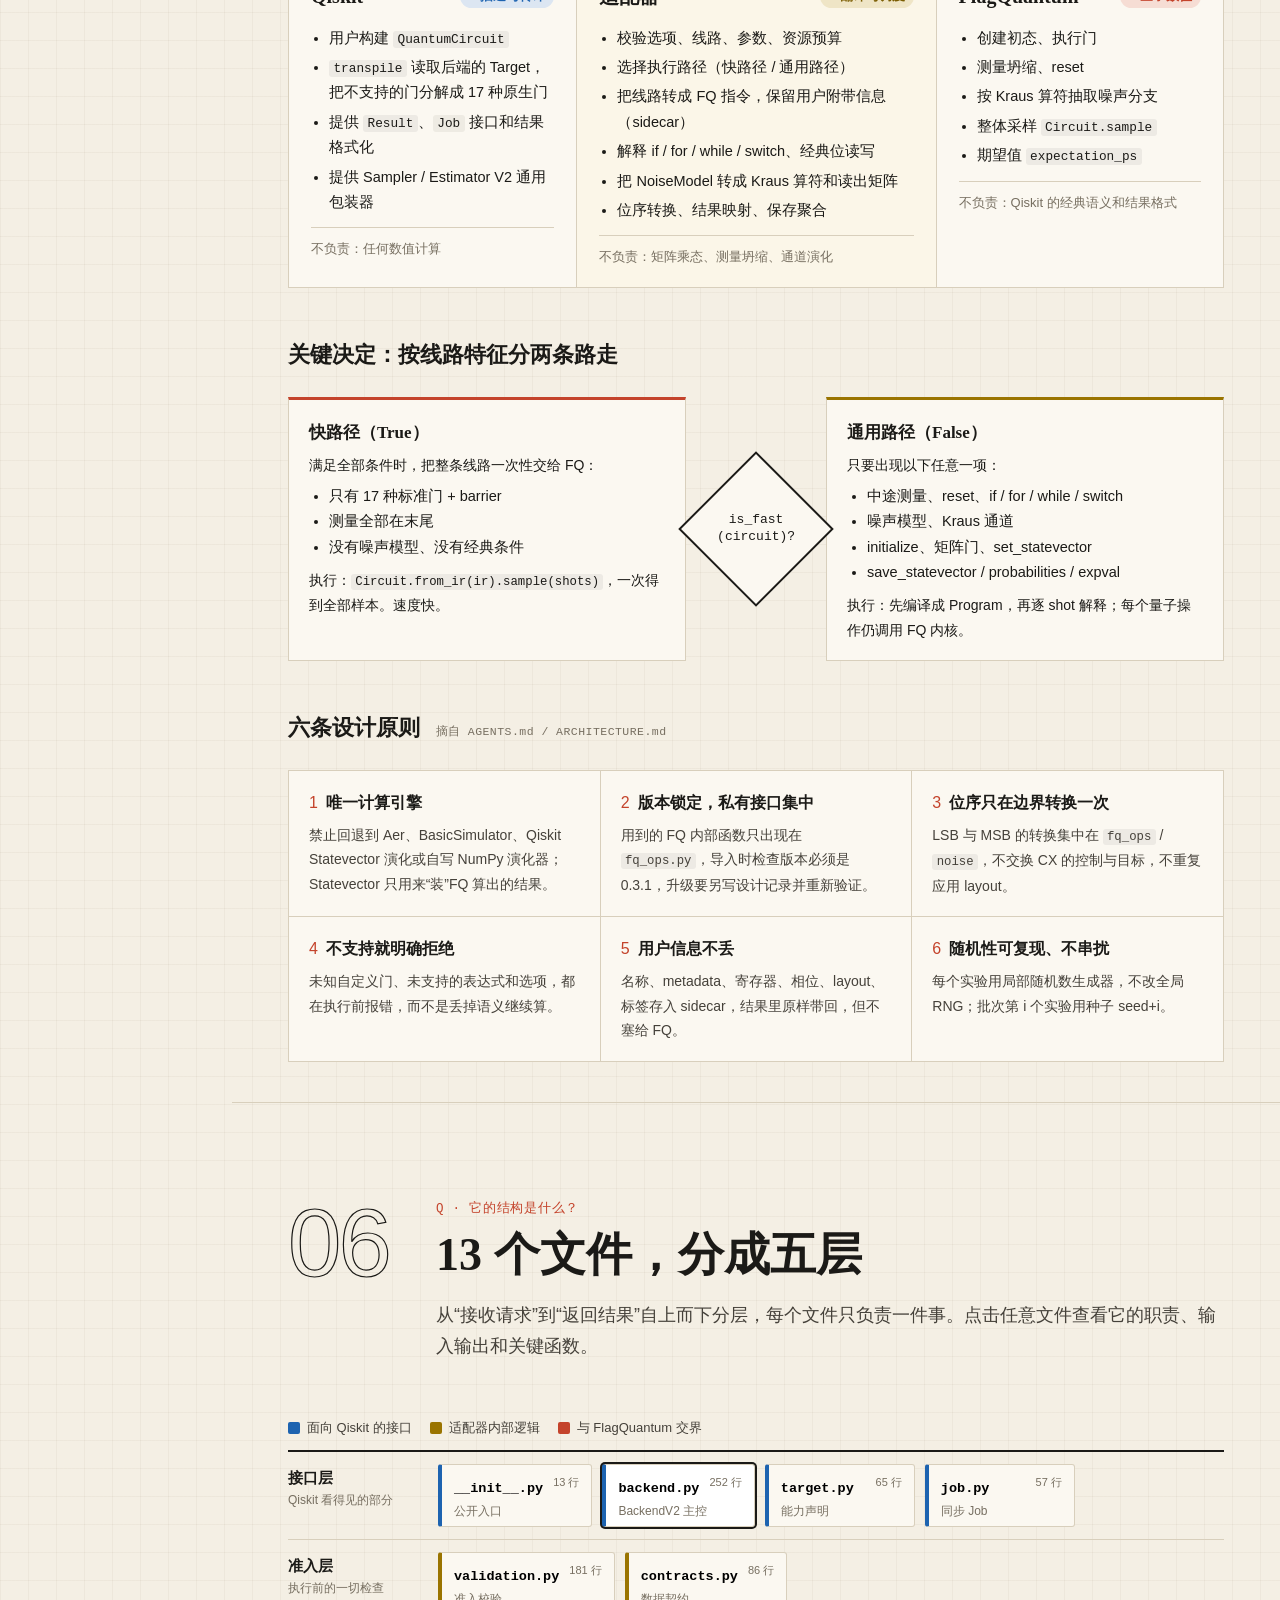
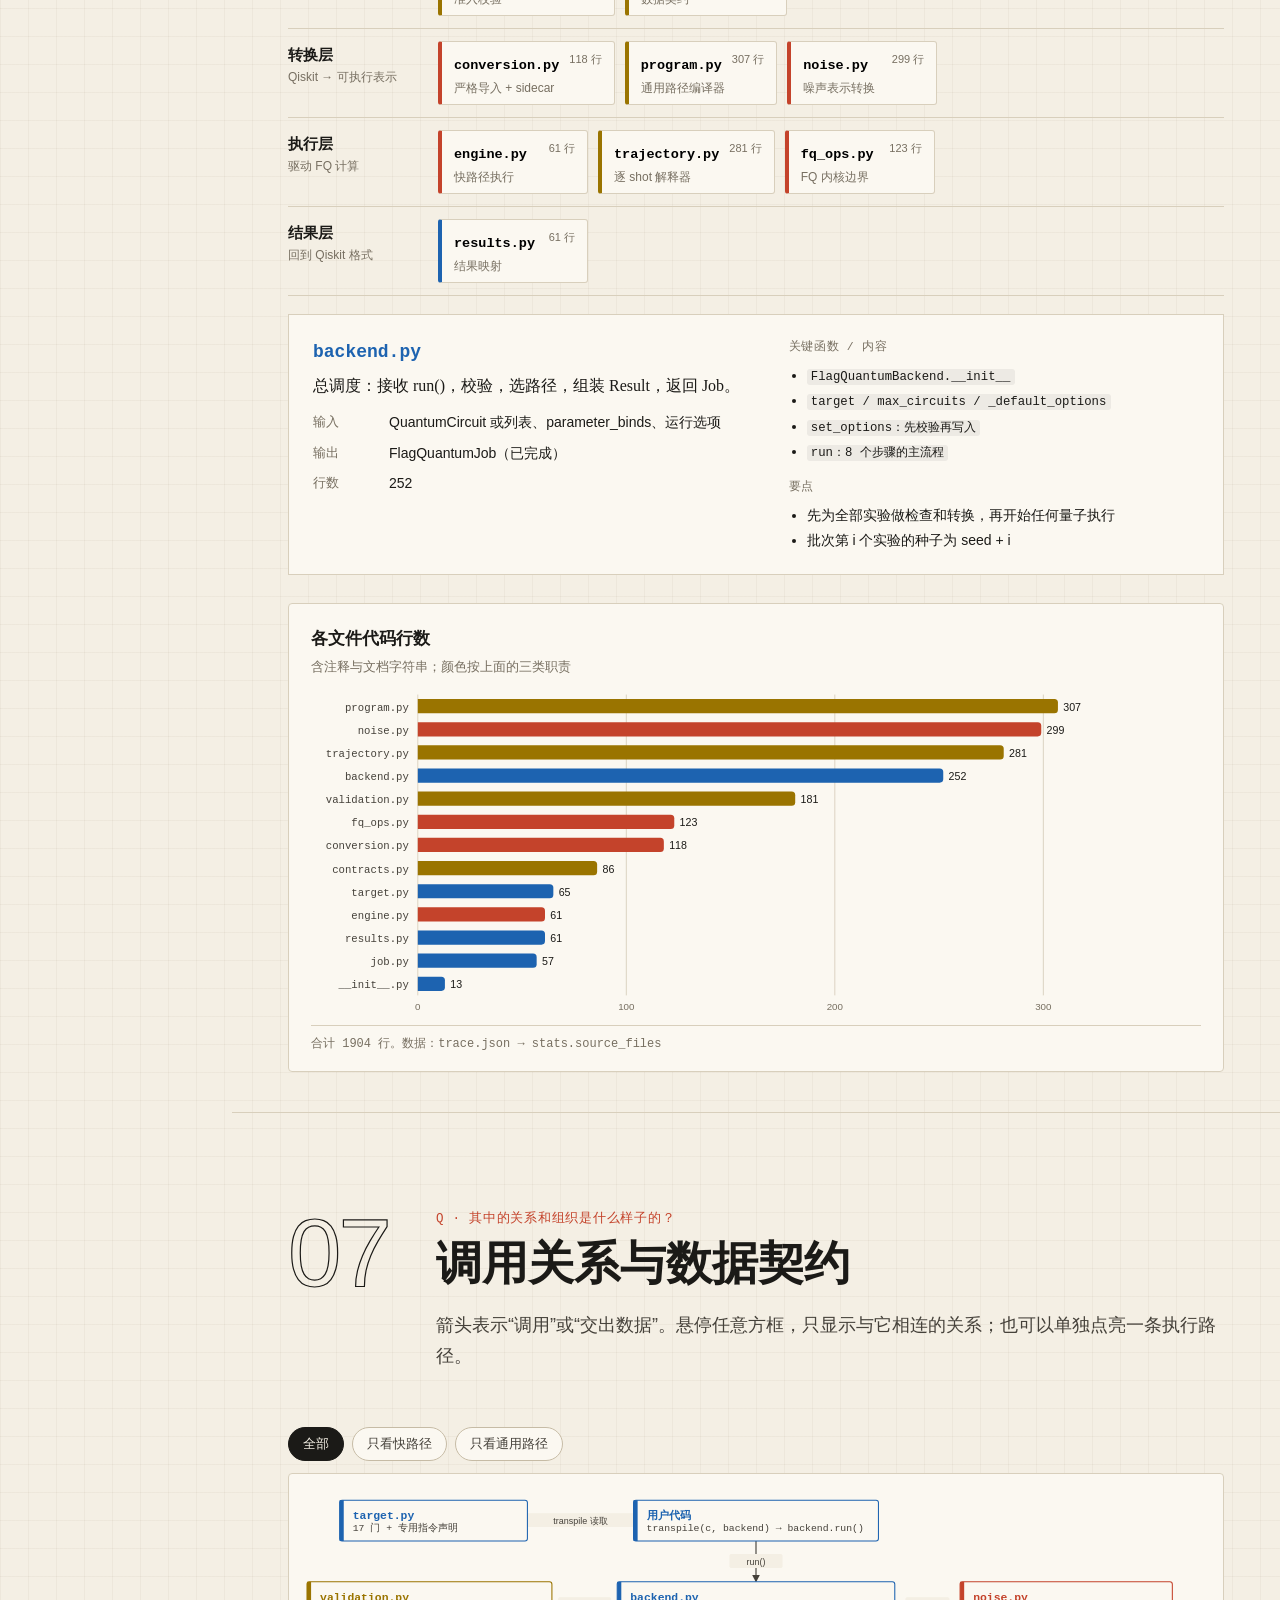
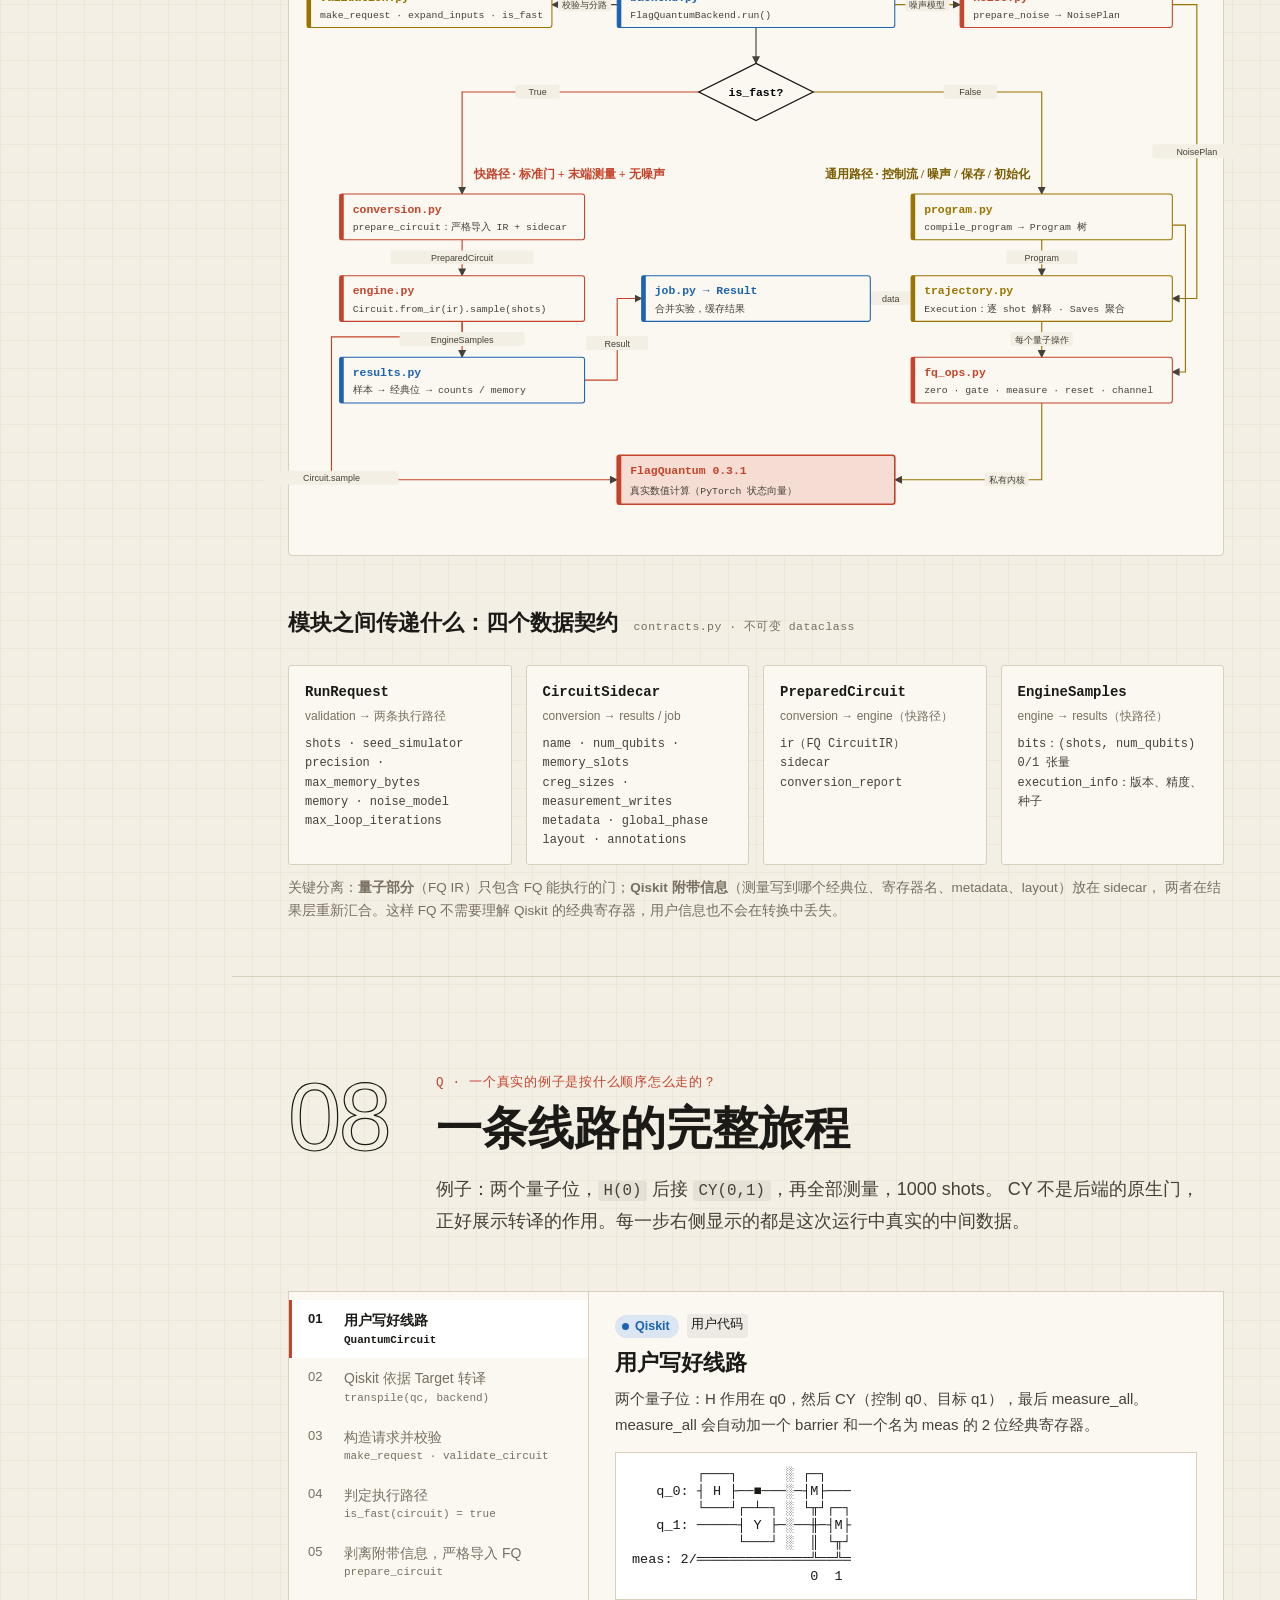
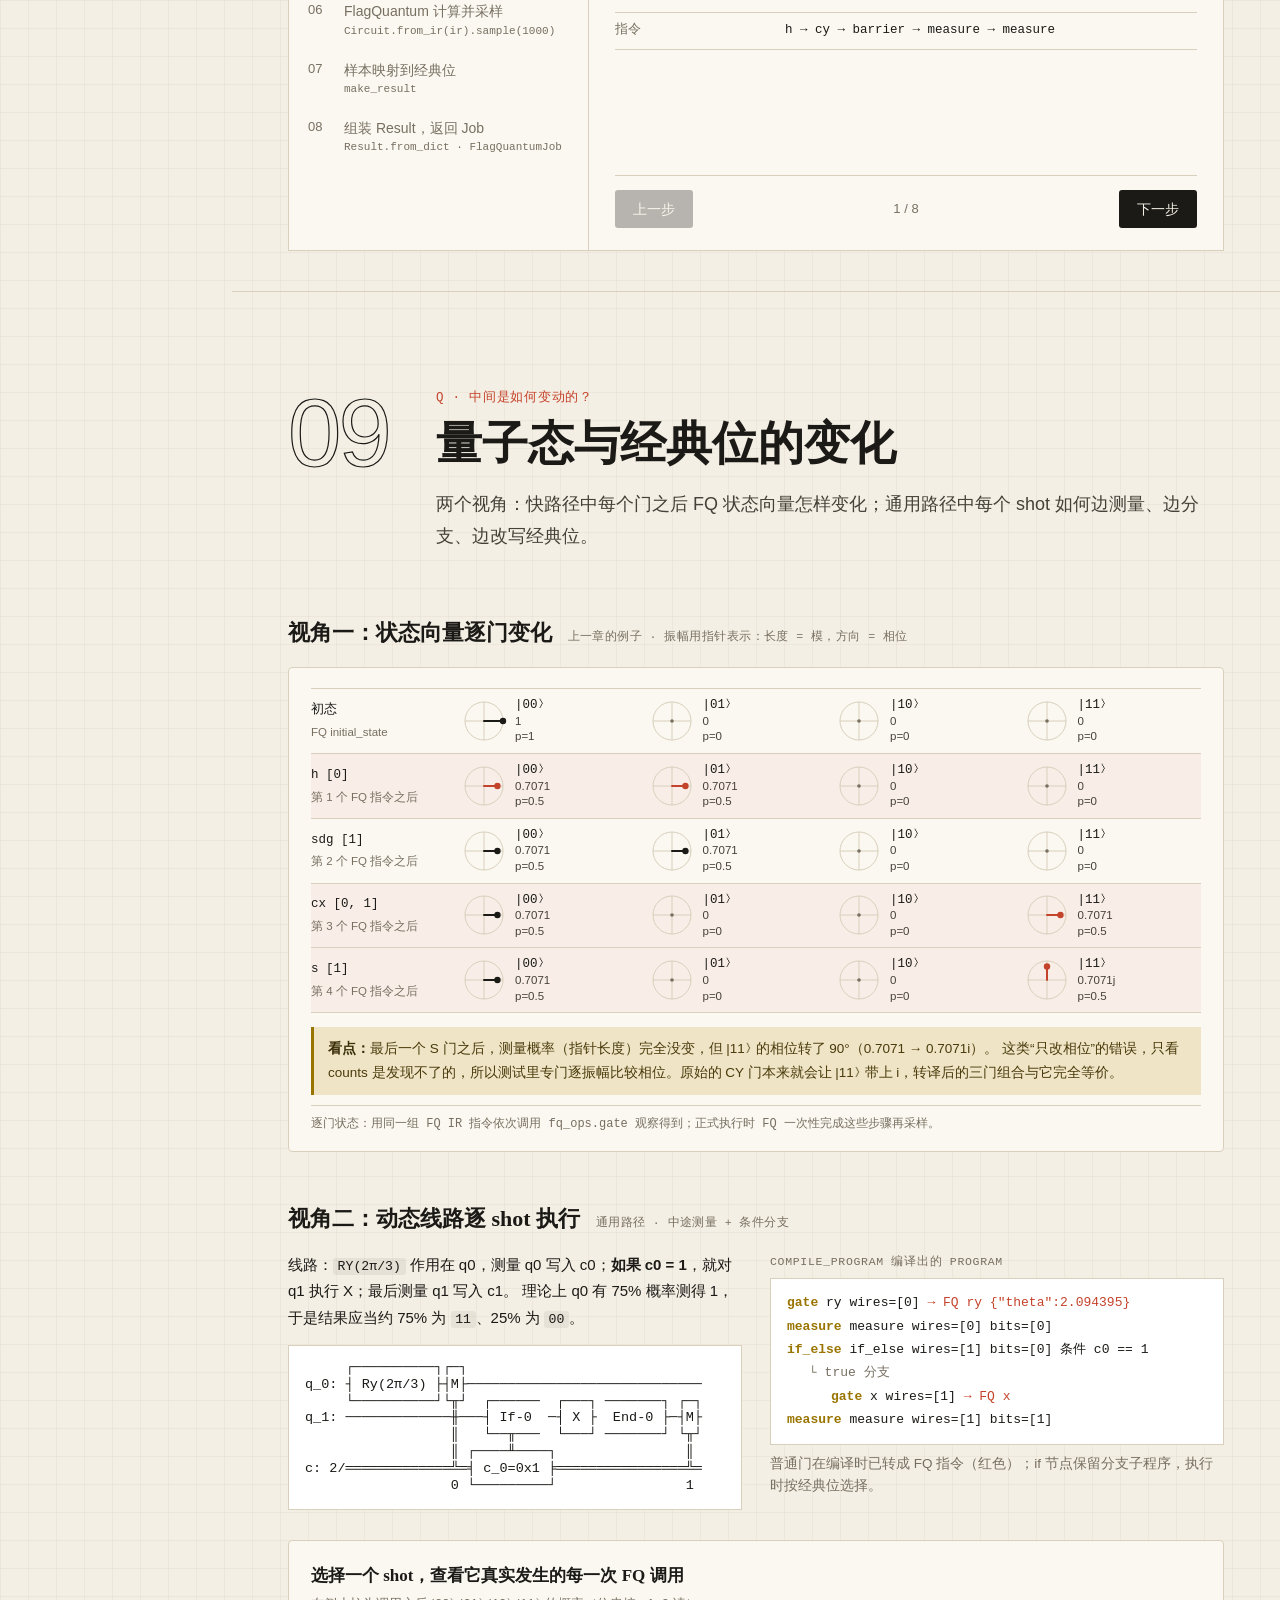
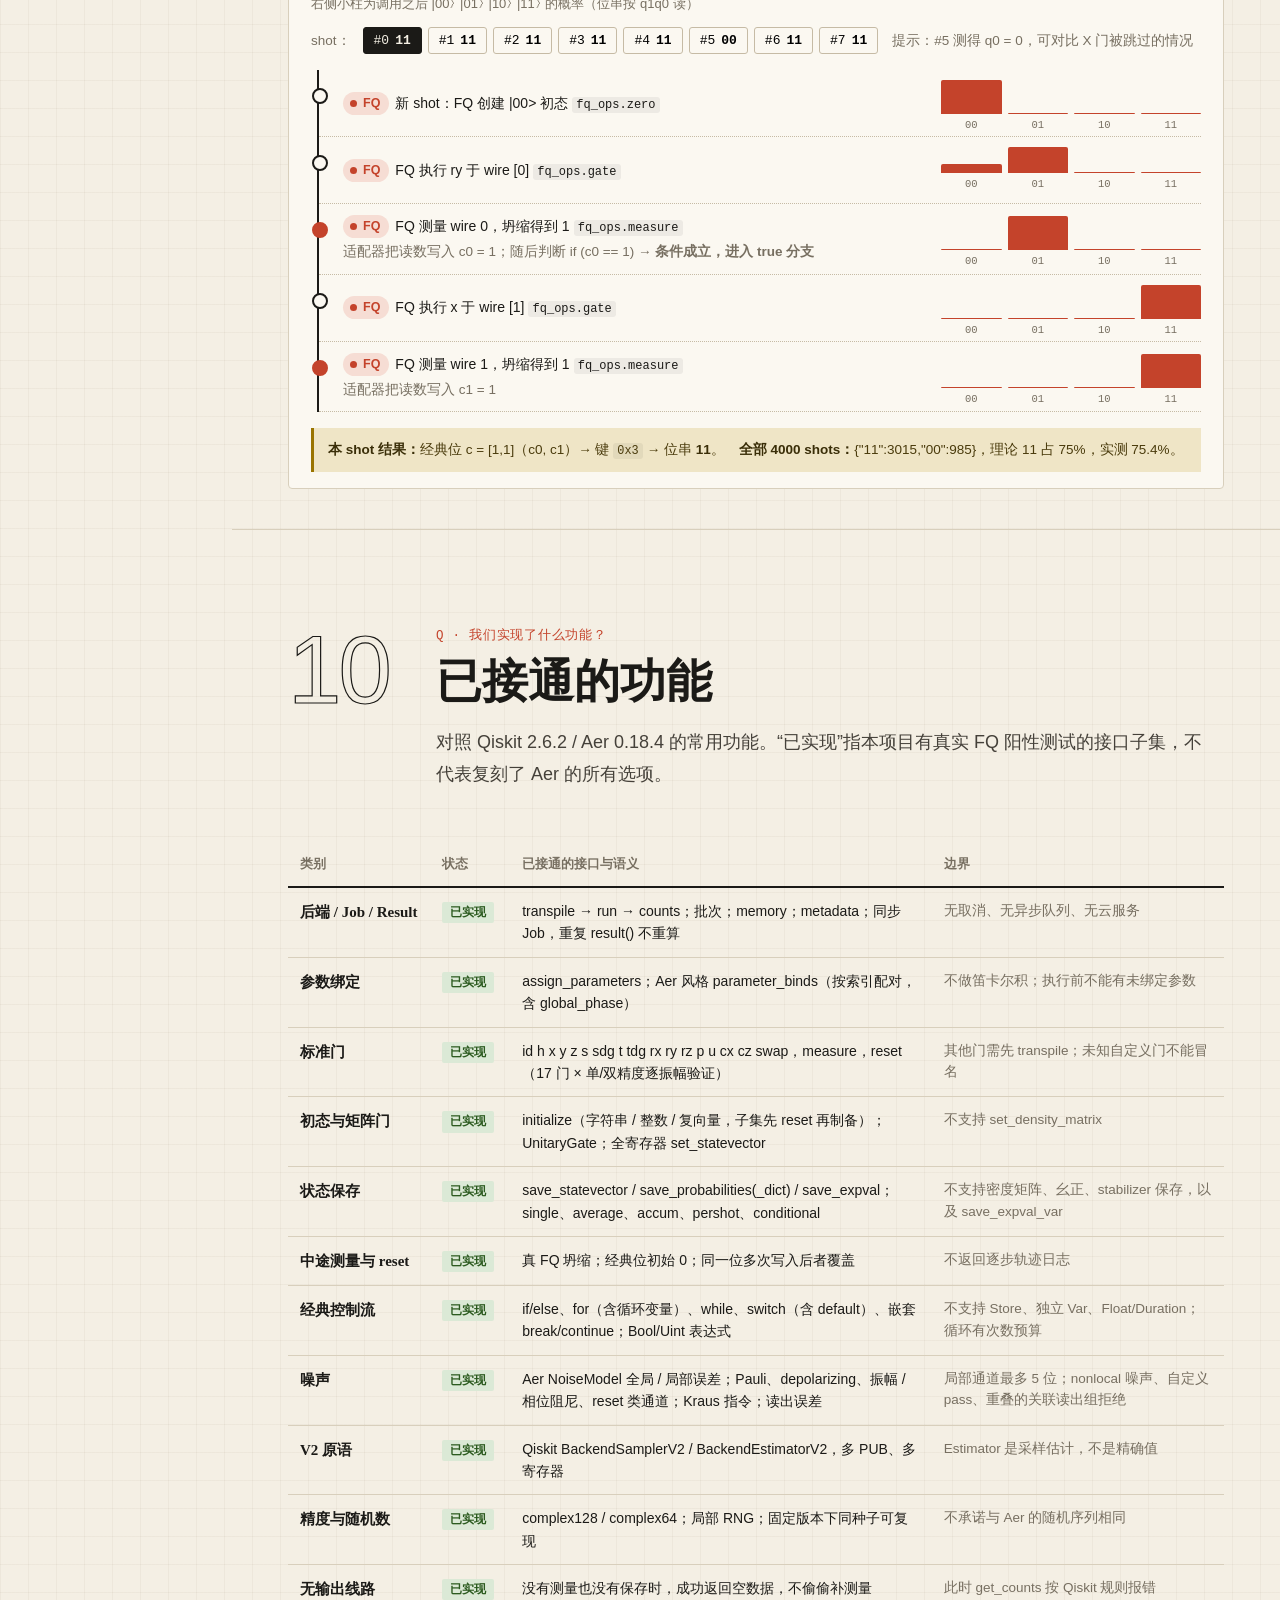
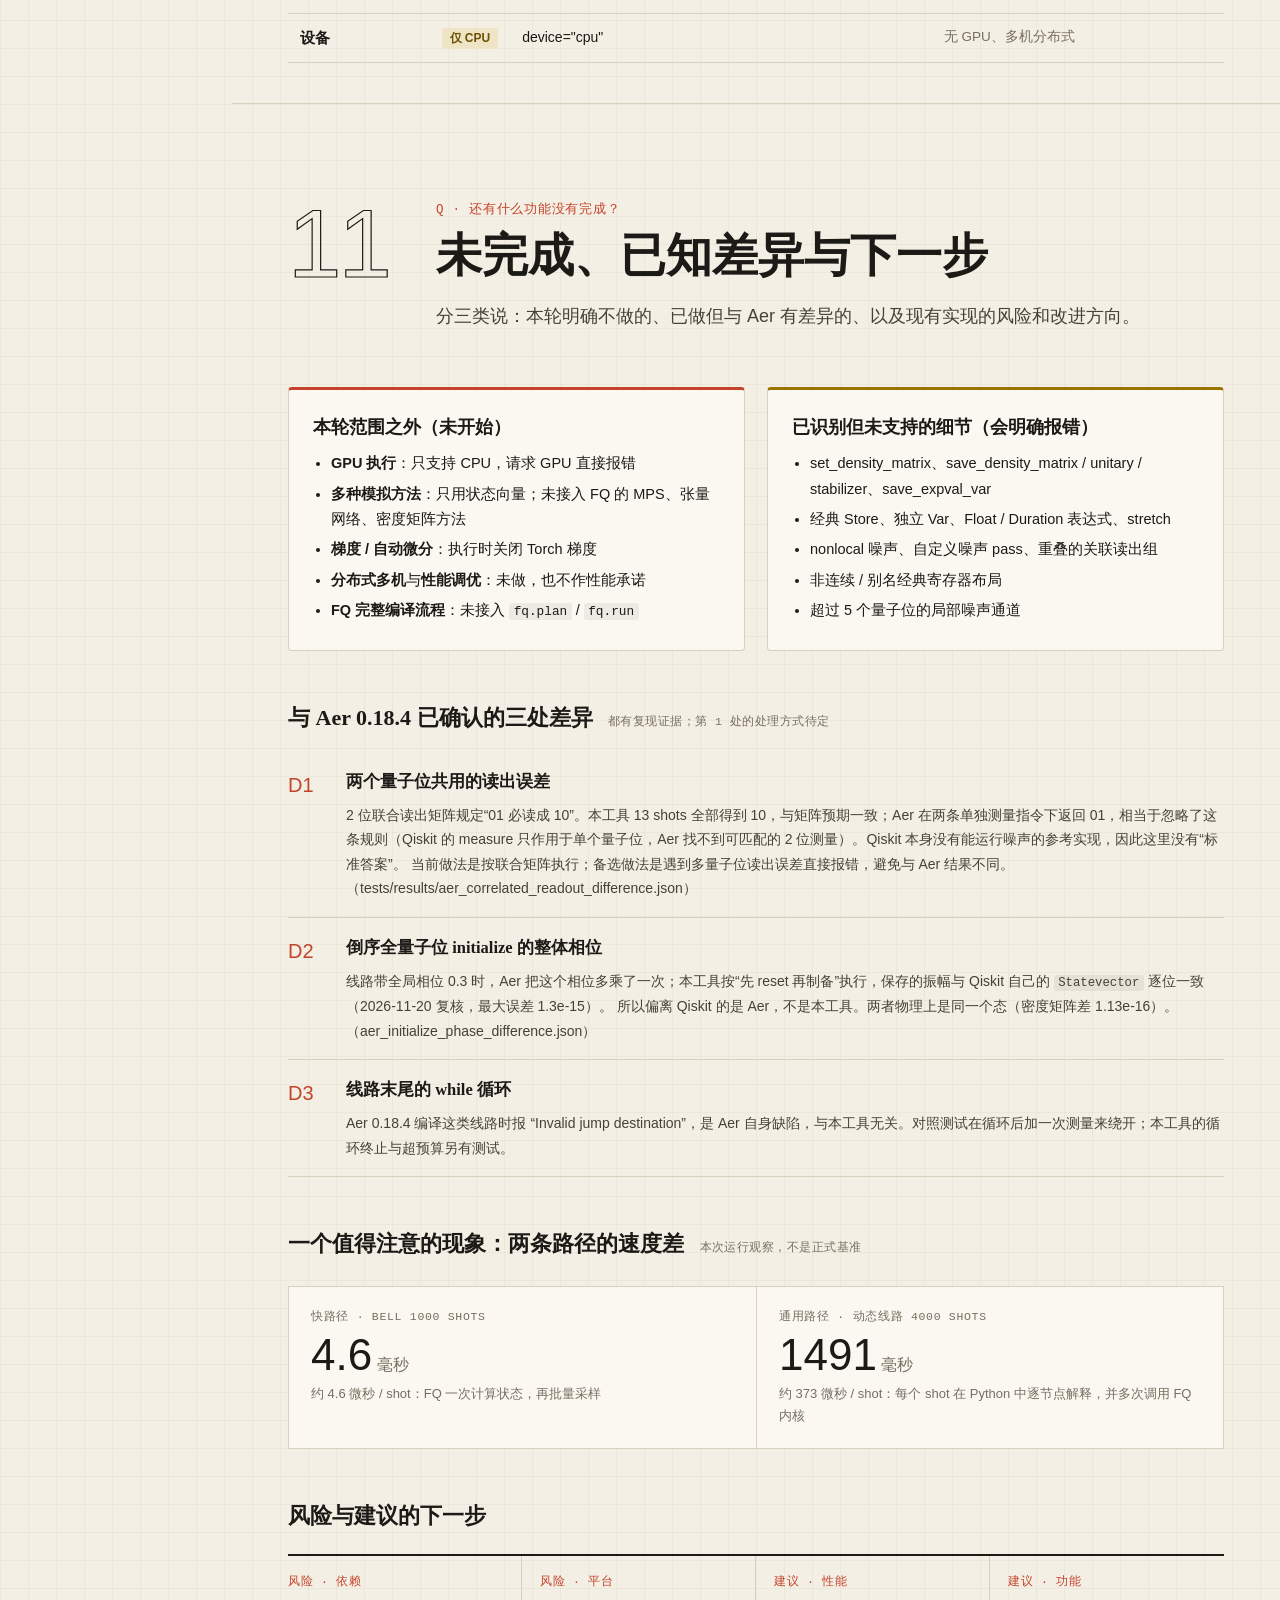
<file: site/presentation/index.html>
<!doctype html>
<html lang="zh-CN">
<head>
<meta charset="utf-8">
<meta name="viewport" content="width=device-width, initial-scale=1">
<title>FlagQuantum Qiskit 后端 · 项目汇报</title>
<link rel="stylesheet" href="assets/style.css">
</head>
<body>

<aside class="rail" aria-label="章节导航">
  <div class="brand">FlagQuantum<br>Qiskit 后端<small>flagquantum_qiskit 0.2.0 · 汇报</small></div>
  <nav id="toc">
    <a href="#cover"><span class="n">00</span><span>封面</span></a>
    <a href="#goal"><span class="n">01</span><span>我们想做什么</span></a>
    <a href="#what"><span class="n">02</span><span>做出了什么 · 什么形式</span></a>
    <a href="#use"><span class="n">03</span><span>如何使用</span></a>
    <a href="#effect"><span class="n">04</span><span>能实现什么效果</span></a>
    <a href="#how"><span class="n">05</span><span>如何实现</span></a>
    <a href="#structure"><span class="n">06</span><span>结构</span></a>
    <a href="#relations"><span class="n">07</span><span>关系与组织</span></a>
    <a href="#walk"><span class="n">08</span><span>真实例子：按顺序走一遍</span></a>
    <a href="#change"><span class="n">09</span><span>中间如何变动</span></a>
    <a href="#done"><span class="n">10</span><span>已实现的功能</span></a>
    <a href="#todo"><span class="n">11</span><span>未完成与下一步</span></a>
    <a href="#verify"><span class="n">12</span><span>验证与证据</span></a>
  </nav>
  <div class="progress"><i id="prog"></i></div>
  <div class="hint">汇报时按 <kbd>J</kbd> / <kbd>K</kbd> 切换章节，在第 08 章按 <kbd>&larr;</kbd> <kbd>&rarr;</kbd> 逐步讲解。</div>
</aside>

<div id="tip" role="tooltip"></div>

<main>

<!-- 00 封面 -->
<header class="hero wrap" id="cover">
  <div class="kicker reveal d1"><span>项目汇报</span><span>2026-11-20</span><b>flagquantum-qiskit 0.2.0</b></div>
  <h1 class="reveal d2">让 <span class="q">Qiskit</span> 线路<br>跑在 <span class="f">FlagQuantum</span> 上</h1>
  <p class="lede reveal d3">我们做了一个 <strong>Qiskit 后端插件</strong>：用户照常用 Qiskit 写线路、转译、取结果，
    但每一个量子数值都由 <strong>FlagQuantum</strong> 的 CPU 引擎真实计算。中间的适配层负责“翻译”两边不同的约定，
    并对不支持的内容明确拒绝，而不是悄悄换用别的模拟器。</p>

  <div class="facts reveal d4" id="facts"></div>

  <div class="hero-flow reveal d5" aria-hidden="true">
    <svg viewBox="0 0 1100 150">
      <defs>
        <marker id="ah" viewBox="0 0 10 10" refX="9" refY="5" markerWidth="7" markerHeight="7" orient="auto"><path d="M0,0 L10,5 L0,10 z" fill="#1b1a17"/></marker>
      </defs>
      <rect x="0" y="20" width="300" height="110" rx="3" fill="#dce6f2" stroke="#1d63b0"/>
      <text x="20" y="50" font-family="Source Han Serif SC, Noto Serif SC, serif" font-weight="900" font-size="20" fill="#1d63b0">Qiskit</text>
      <text x="20" y="78" font-family="Cascadia Mono, Consolas, monospace" font-size="13" fill="#1b1a17">QuantumCircuit</text>
      <text x="20" y="98" font-family="Cascadia Mono, Consolas, monospace" font-size="13" fill="#1b1a17">transpile(c, backend)</text>
      <text x="20" y="118" font-family="Cascadia Mono, Consolas, monospace" font-size="13" fill="#1b1a17">result().get_counts()</text>

      <rect x="400" y="10" width="300" height="130" rx="3" fill="#efe5c6" stroke="#9a7400" stroke-width="1.5"/>
      <text x="420" y="42" font-family="Source Han Serif SC, Noto Serif SC, serif" font-weight="900" font-size="20" fill="#7a5c00">适配器 flagquantum_qiskit</text>
      <text x="420" y="70" font-family="Noto Sans SC, sans-serif" font-size="13" fill="#1b1a17">校验 · 转换 · 经典控制调度</text>
      <text x="420" y="92" font-family="Noto Sans SC, sans-serif" font-size="13" fill="#1b1a17">位序 / 经典位 / 噪声表示转换</text>
      <text x="420" y="114" font-family="Noto Sans SC, sans-serif" font-size="13" fill="#1b1a17">结果映射成 Qiskit Result</text>

      <rect x="800" y="20" width="300" height="110" rx="3" fill="#f6ddd4" stroke="#c4432b"/>
      <text x="820" y="50" font-family="Source Han Serif SC, Noto Serif SC, serif" font-weight="900" font-size="20" fill="#c4432b">FlagQuantum 0.3.1</text>
      <text x="820" y="78" font-family="Noto Sans SC, sans-serif" font-size="13" fill="#1b1a17">PyTorch 状态向量</text>
      <text x="820" y="98" font-family="Noto Sans SC, sans-serif" font-size="13" fill="#1b1a17">门演化 · 测量坍缩 · reset</text>
      <text x="820" y="118" font-family="Noto Sans SC, sans-serif" font-size="13" fill="#1b1a17">Kraus 噪声 · 采样 · 期望值</text>

      <path class="flowdash" d="M304,60 H396" stroke="#1d63b0" stroke-width="2" fill="none" marker-end="url(#ah)"/>
      <path class="flowdash" d="M704,60 H796" stroke="#c4432b" stroke-width="2" fill="none" marker-end="url(#ah)"/>
      <path class="flowdash" d="M796,100 H704" stroke="#c4432b" stroke-width="2" fill="none" marker-end="url(#ah)"/>
      <path class="flowdash" d="M396,100 H304" stroke="#1d63b0" stroke-width="2" fill="none" marker-end="url(#ah)"/>
      <text x="350" y="50" text-anchor="middle" font-family="Noto Sans SC, sans-serif" font-size="11" fill="#776f61">线路</text>
      <text x="350" y="120" text-anchor="middle" font-family="Noto Sans SC, sans-serif" font-size="11" fill="#776f61">Result</text>
      <text x="750" y="50" text-anchor="middle" font-family="Noto Sans SC, sans-serif" font-size="11" fill="#776f61">FQ 指令</text>
      <text x="750" y="120" text-anchor="middle" font-family="Noto Sans SC, sans-serif" font-size="11" fill="#776f61">状态 / 样本</text>
    </svg>
  </div>
</header>

<!-- 01 目标 -->
<section class="chap" id="goal">
<div class="wrap">
  <div class="chap-head reveal">
    <div class="chap-no">01</div>
    <div><div class="chap-q">Q · 我们想要做什么？</div><h2>把两个世界接起来</h2></div>
    <p class="summary">用户的线路和工具链都在 Qiskit 里；我们希望这些线路不用改写，就能交给 FlagQuantum 计算，并且结果可信、可复现、可追溯。</p>
  </div>

  <div class="grid2 reveal">
    <div class="card edge-qk">
      <span class="who qk">Qiskit</span>
      <h4 style="margin-top:10px">用户这一侧</h4>
      <p>最常用的量子编程框架。用户用 <code>QuantumCircuit</code> 描述线路，用 <code>transpile</code> 把线路改写成后端支持的门，
        再通过 <code>backend.run()</code> 拿到 <code>Job</code> / <code>Result</code>；也可以用 Sampler / Estimator 原语。
        常用的本地模拟器是 Aer。</p>
    </div>
    <div class="card edge-fq">
      <span class="who fq">FlagQuantum</span>
      <h4 style="margin-top:10px">计算这一侧</h4>
      <p>flagos-ai 开源的量子模拟框架，基于 PyTorch。它有自己的 <code>fq.Circuit</code>、中间表示 <code>CircuitIR</code>、
        状态向量内核、测量与噪声通道。它自带的 Qiskit 导入器只负责把标准门组成的纯量子部分转成 IR。</p>
    </div>
  </div>

  <h3 class="reveal">两边“说的话”不一样 <span class="tag">直接对接会出错的地方</span></h3>
  <div class="reveal">
  <table class="t gap">
    <thead><tr><th>方面</th><th>Qiskit 的约定</th><th>FlagQuantum 的约定</th><th>不处理会怎样</th></tr></thead>
    <tbody>
      <tr><td>振幅位序</td><td>bit0 是最低位（LSB）</td><td>wire0 是张量第一个轴（MSB）</td><td>状态向量、矩阵门、概率全部错位</td></tr>
      <tr><td>未写经典位</td><td>初始为 0</td><td>完整动态线路默认 -1</td><td>条件分支判断与 counts 出错</td></tr>
      <tr><td>对外接口</td><td>BackendV2 / Job / Result，counts 用十六进制键</td><td><code>Circuit.sample()</code> 返回整数张量</td><td>无法接入 Qiskit 工具链与原语</td></tr>
      <tr><td>经典控制</td><td><code>IfElseOp</code>、<code>ForLoopOp</code>、<code>WhileLoopOp</code>、<code>SwitchCaseOp</code></td><td>自有 DynamicCircuit 语义</td><td>动态线路无法执行或语义不一致</td></tr>
      <tr><td>噪声</td><td>Aer <code>NoiseModel</code>：按门名、标签、量子位匹配</td><td>Kraus 算符批量作用</td><td>噪声模型无法使用，或悄悄被忽略</td></tr>
      <tr><td>保存结果</td><td>Aer 扩展：<code>save_statevector</code> 等</td><td>直接读状态张量</td><td>拿不到中间状态、概率、期望值</td></tr>
    </tbody>
  </table>
  </div>

  <h3 class="reveal">三条目标</h3>
  <div class="goals reveal">
    <div class="goal"><h4>用户不改习惯</h4><p>标准写法 <code>transpile(c, backend)</code> → <code>backend.run()</code> → <code>result()</code> 照常可用，Sampler / Estimator 也能直接包装。</p></div>
    <div class="goal"><h4>计算只来自 FlagQuantum</h4><p>不允许在背后偷偷调用 Aer、BasicSimulator 或自己写的矩阵乘法；测试会拦截这些入口来证明这一点。</p></div>
    <div class="goal"><h4>对标 Aer 的基础功能</h4><p>批次、参数绑定、动态控制、噪声、保存状态等常用功能语义一致；有差异的地方给出可复现证据并写明。</p></div>
  </div>
</div>
</section>

<!-- 02 形态 -->
<section class="chap" id="what">
<div class="wrap">
  <div class="chap-head reveal">
    <div class="chap-no">02</div>
    <div><div class="chap-q">Q · 现在做了个什么东西？以什么形式存在？</div><h2>一个可安装的 Python 包</h2></div>
    <p class="summary">名字叫 <code>flagquantum_qiskit</code>，对外只暴露一个类 <code>FlagQuantumBackend</code>。它实现了 Qiskit 的 BackendV2 接口，
      所以在 Qiskit 看来，它就是和 Aer 同类的一个“后端”。</p>
  </div>

  <div class="grid2 reveal" style="align-items:start">
    <div>
      <p class="prose"><b>它是：</b>一个 Qiskit 后端；一层薄的“翻译 + 调度”代码（13 个源文件，约 1900 行，含大量中文注释）；
        可从源码构建 <code>py3-none-any</code> wheel 安装包。</p>
      <p class="prose"><b>它不是：</b>一个新写的量子模拟器（不做矩阵演化）；不是 Aer 的一个方法（不注册 <code>AerSimulator(method="flagquantum")</code>）；
        不是云服务或异步队列（Job 同步完成）。</p>
      <p class="prose"><b>依赖锁定：</b>Python 3.10–3.12（实测 3.11）、<code>qiskit==2.6.2</code>、<code>flagquantum==0.3.1</code>、<code>torch==2.14.1</code>（CPU）。
        可选 <code>qiskit-aer==0.18.4</code>，只用于提供保存指令和 NoiseModel 对象，不用来计算。</p>
    </div>
    <pre class="tree"><span class="c"># 独立源码仓库</span>
<span class="h">flagquantum-qiskit/</span>
├─ src/flagquantum_qiskit/  <span class="c">13 个源码文件</span>
├─ tests/                   <span class="c">测试、夹具与历史证据</span>
├─ docs/ examples/          <span class="c">图示 · 可运行示例</span>
├─ site/presentation/      <span class="c">本汇报及历史数据快照</span>
├─ pyproject.toml           <span class="c">依赖与打包配置</span>
└─ README · ARCHITECTURE · COMPATIBILITY · VALIDATION · ADR-002
<span class="c">研究目录不属于运行依赖；dist/ 由本地构建生成。</span></pre>
  </div>

  <h3 class="reveal">交付物</h3>
  <div class="deliver reveal">
    <div><div class="path">dist/flagquantum_qiskit-0.2.0-py3-none-any.whl</div><h4>可构建安装包</h4><p>按 README 在本地构建；dist 不随源码仓库提交。历史 wheel 只含 13 个模块和元数据，不带研究源码、测试或缓存；其历史 SHA256 为 <code>6d1576f0…78a2</code>，新构建不承诺同一哈希。</p></div>
    <div><div class="path">src/flagquantum_qiskit/</div><h4>源代码</h4><p>后端、准入校验、转换、执行、噪声、结果六类职责，FQ 私有接口全部集中在 <code>fq_ops.py</code>。</p></div>
    <div><div class="path">tests/ · tests/results/</div><h4>测试与证据</h4><p>190 个用例；运行结果 JSON / JUnit XML；17 条用户 QASM 线路回归；与 Aer 差异的复现证据。</p></div>
    <div><div class="path">README · ARCHITECTURE · ADR-002</div><h4>设计文档</h4><p>模块职责、数据流、端序与相位契约、为什么这样设计。</p></div>
    <div><div class="path">COMPATIBILITY · VALIDATION</div><h4>兼容矩阵与验证记录</h4><p>已实现什么、边界在哪、实际跑了什么、在什么环境跑的。</p></div>
    <div><div class="path">examples/bell.py · site/index.html</div><h4>示例与产品主页</h4><p>最小可运行示例，以及一个本地可打开的产品介绍页。</p></div>
  </div>
</div>
</section>

<!-- 03 使用 -->
<section class="chap" id="use">
<div class="wrap">
  <div class="chap-head reveal">
    <div class="chap-no">03</div>
    <div><div class="chap-q">Q · 如何使用？</div><h2>和用 Aer 的写法一样</h2></div>
    <p class="summary">在仓库根目录从源码安装，导入 <code>FlagQuantumBackend</code>，其余都是标准 Qiskit 写法。下面每段代码右侧的输出，都是原汇报准备时真实运行得到的历史快照；本次迁入未重新计算。</p>
  </div>

  <div class="grid2 reveal" style="align-items:start">
    <div>
      <h3 style="margin-top:0">安装 <span class="tag">Windows · PowerShell</span></h3>
      <ol class="steps-install">
        <li><div>在仓库根目录建立隔离环境（已有环境可跳过）<br><code>py -3.11 -m venv .venv</code></div></li>
        <li><div>安装 CPU 版 Torch<br><code> .venv\Scripts\python.exe -m pip install torch==2.14.1+cpu --index-url https://download.pytorch.org/whl/cpu</code></div></li>
        <li><div>安装本工具（会带上 Qiskit 2.6.2 与 FlagQuantum 0.3.1）<br><code>.venv\Scripts\python.exe -m pip install .</code></div></li>
        <li><div>需要噪声模型或保存指令时，再装可选依赖<br><code>.venv\Scripts\python.exe -m pip install qiskit-aer==0.18.4</code></div></li>
        <li><div>运行示例<br><code>.venv\Scripts\python.exe examples\bell.py</code></div></li>
      </ol>
    </div>
    <div>
      <h3 style="margin-top:0">可调选项</h3>
      <table class="t">
        <thead><tr><th>选项</th><th>默认</th><th>含义</th></tr></thead>
        <tbody>
          <tr><td><code>num_qubits</code></td><td>20</td><td>容量上限（1–24），不预先分配</td></tr>
          <tr><td><code>max_memory_mb</code></td><td>256</td><td>内存预检和保存结果预算</td></tr>
          <tr><td><code>shots</code></td><td>1024</td><td>1 – 1,000,000</td></tr>
          <tr><td><code>seed_simulator</code></td><td>None</td><td>局部随机数种子，可复现</td></tr>
          <tr><td><code>precision</code></td><td>double</td><td>double / single（complex128 / 64）</td></tr>
          <tr><td><code>memory</code></td><td>False</td><td>是否返回每个 shot 的结果</td></tr>
          <tr><td><code>noise_model</code></td><td>None</td><td>Aer NoiseModel 对象</td></tr>
          <tr><td><code>max_loop_iterations</code></td><td>10000</td><td>防止无限循环</td></tr>
        </tbody>
      </table>
    </div>
  </div>

  <h3 class="reveal">五种典型用法</h3>
  <div class="reveal">
    <div class="tabs" role="tablist" id="usetabs"></div>
    <div class="tabpanel" id="usepanel"></div>
  </div>
</div>
</section>

<!-- 04 效果 -->
<section class="chap" id="effect">
<div class="wrap">
  <div class="chap-head reveal">
    <div class="chap-no">04</div>
    <div><div class="chap-q">Q · 能够实现什么效果？</div><h2>真实运行结果</h2></div>
    <p class="summary">同一条 Bell 线路（H + CX，2000 shots），在理想、门噪声、读出噪声三种条件下由 FlagQuantum 计算。噪声的效果清楚可见，理想情况下只出现 00 和 11。</p>
  </div>

  <div class="fig reveal">
    <div class="ttl">Bell 态测量结果：三种条件对比</div>
    <div class="sub">纵轴为 shots 数（共 2000）；悬停柱子查看比例</div>
    <div class="multiples" id="bellmult"></div>
    <div class="src" id="bellsrc"></div>
  </div>

  <div class="effects reveal">
    <div class="fig">
      <div class="ttl">保存状态向量</div>
      <div class="sub">H · CX · S(q1) 之后保存，含复相位</div>
      <div class="phasors" id="phasors"></div>
      <div class="note" style="margin-top:10px" id="savesnote"></div>
    </div>
    <div class="fig">
      <div class="ttl">Estimator V2 期望值</div>
      <div class="sub">Bell 态上的三个可观测量，范围 -1 到 +1</div>
      <div id="evs"></div>
      <div class="note" style="margin-top:8px">ZZ、XX 为 +1（完全关联），ZI 接近 0。Estimator 是采样估计，std 为统计误差。</div>
    </div>
    <div class="fig">
      <div class="ttl">不支持的输入：明确拒绝</div>
      <div class="sub">宁可报错，也不悄悄给出错误结果</div>
      <div id="rejects"></div>
    </div>
  </div>
</div>
</section>

<!-- 05 实现 -->
<section class="chap" id="how">
<div class="wrap">
  <div class="chap-head reveal">
    <div class="chap-no">05</div>
    <div><div class="chap-q">Q · 这个东西是如何实现的？</div><h2>三方分工，适配器只做“翻译与调度”</h2></div>
    <p class="summary">核心思路：Qiskit 管“描述与转译”，FlagQuantum 管“量子数值”，适配器夹在中间，只做格式转换、经典逻辑和结果整理，自己不碰量子态的演化。</p>
  </div>

  <div class="lanes reveal">
    <div class="lane qk">
      <div class="hd"><b>Qiskit</b><span class="who qk">描述与转译</span></div>
      <ul>
        <li>用户构建 <code>QuantumCircuit</code></li>
        <li><code>transpile</code> 读取后端的 Target，把不支持的门分解成 17 种原生门</li>
        <li>提供 <code>Result</code>、<code>Job</code> 接口和结果格式化</li>
        <li>提供 Sampler / Estimator V2 通用包装器</li>
      </ul>
      <div class="not">不负责：任何数值计算</div>
    </div>
    <div class="lane ad">
      <div class="hd"><b>适配器</b><span class="who ad">翻译与调度</span></div>
      <ul>
        <li>校验选项、线路、参数、资源预算</li>
        <li>选择执行路径（快路径 / 通用路径）</li>
        <li>把线路转成 FQ 指令，保留用户附带信息（sidecar）</li>
        <li>解释 if / for / while / switch、经典位读写</li>
        <li>把 NoiseModel 转成 Kraus 算符和读出矩阵</li>
        <li>位序转换、结果映射、保存聚合</li>
      </ul>
      <div class="not">不负责：矩阵乘态、测量坍缩、通道演化</div>
    </div>
    <div class="lane fq">
      <div class="hd"><b>FlagQuantum</b><span class="who fq">量子数值</span></div>
      <ul>
        <li>创建初态、执行门</li>
        <li>测量坍缩、reset</li>
        <li>按 Kraus 算符抽取噪声分支</li>
        <li>整体采样 <code>Circuit.sample</code></li>
        <li>期望值 <code>expectation_ps</code></li>
      </ul>
      <div class="not">不负责：Qiskit 的经典语义和结果格式</div>
    </div>
  </div>

  <h3 class="reveal">关键决定：按线路特征分两条路走</h3>
  <div class="fork reveal">
    <div class="side" style="border-top:3px solid var(--fq)">
      <h5>快路径（True）</h5>
      <p style="font-size:14px;margin:0">满足全部条件时，把整条线路一次性交给 FQ：</p>
      <ul>
        <li>只有 17 种标准门 + barrier</li>
        <li>测量全部在末尾</li>
        <li>没有噪声模型、没有经典条件</li>
      </ul>
      <p style="font-size:14px;margin:8px 0 0">执行：<code>Circuit.from_ir(ir).sample(shots)</code>，一次得到全部样本。速度快。</p>
    </div>
    <div class="mid"><div class="dia"><span>is_fast<br>(circuit)?</span></div></div>
    <div class="side" style="border-top:3px solid var(--ad)">
      <h5>通用路径（False）</h5>
      <p style="font-size:14px;margin:0">只要出现以下任意一项：</p>
      <ul>
        <li>中途测量、reset、if / for / while / switch</li>
        <li>噪声模型、Kraus 通道</li>
        <li>initialize、矩阵门、set_statevector</li>
        <li>save_statevector / probabilities / expval</li>
      </ul>
      <p style="font-size:14px;margin:8px 0 0">执行：先编译成 Program，再逐 shot 解释；每个量子操作仍调用 FQ 内核。</p>
    </div>
  </div>

  <h3 class="reveal">六条设计原则 <span class="tag">摘自 AGENTS.md / ARCHITECTURE.md</span></h3>
  <div class="principles reveal">
    <div><h5><span>1</span>唯一计算引擎</h5><p>禁止回退到 Aer、BasicSimulator、Qiskit Statevector 演化或自写 NumPy 演化器；Statevector 只用来“装”FQ 算出的结果。</p></div>
    <div><h5><span>2</span>版本锁定，私有接口集中</h5><p>用到的 FQ 内部函数只出现在 <code>fq_ops.py</code>，导入时检查版本必须是 0.3.1，升级要另写设计记录并重新验证。</p></div>
    <div><h5><span>3</span>位序只在边界转换一次</h5><p>LSB 与 MSB 的转换集中在 <code>fq_ops</code> / <code>noise</code>，不交换 CX 的控制与目标，不重复应用 layout。</p></div>
    <div><h5><span>4</span>不支持就明确拒绝</h5><p>未知自定义门、未支持的表达式和选项，都在执行前报错，而不是丢掉语义继续算。</p></div>
    <div><h5><span>5</span>用户信息不丢</h5><p>名称、metadata、寄存器、相位、layout、标签存入 sidecar，结果里原样带回，但不塞给 FQ。</p></div>
    <div><h5><span>6</span>随机性可复现、不串扰</h5><p>每个实验用局部随机数生成器，不改全局 RNG；批次第 i 个实验用种子 seed+i。</p></div>
  </div>
</div>
</section>

<!-- 06 结构 -->
<section class="chap" id="structure">
<div class="wrap">
  <div class="chap-head reveal">
    <div class="chap-no">06</div>
    <div><div class="chap-q">Q · 它的结构是什么？</div><h2>13 个文件，分成五层</h2></div>
    <p class="summary">从“接收请求”到“返回结果”自上而下分层，每个文件只负责一件事。点击任意文件查看它的职责、输入输出和关键函数。</p>
  </div>

  <div class="legend reveal">
    <span><i style="background:var(--qk)"></i>面向 Qiskit 的接口</span>
    <span><i style="background:var(--ad)"></i>适配器内部逻辑</span>
    <span><i style="background:var(--fq)"></i>与 FlagQuantum 交界</span>
  </div>
  <div class="modmap reveal" id="modmap"></div>
  <div class="moddetail reveal" id="moddetail"></div>

  <div class="fig reveal" style="margin-top:28px">
    <div class="ttl">各文件代码行数</div>
    <div class="sub">含注释与文档字符串；颜色按上面的三类职责</div>
    <div id="linechart"></div>
    <div class="src" id="linesrc"></div>
  </div>
</div>
</section>

<!-- 07 关系 -->
<section class="chap" id="relations">
<div class="wrap">
  <div class="chap-head reveal">
    <div class="chap-no">07</div>
    <div><div class="chap-q">Q · 其中的关系和组织是什么样子的？</div><h2>调用关系与数据契约</h2></div>
    <p class="summary">箭头表示“调用”或“交出数据”。悬停任意方框，只显示与它相连的关系；也可以单独点亮一条执行路径。</p>
  </div>

  <div class="graph-tools reveal">
    <button class="chip" data-path="all">全部</button>
    <button class="chip" data-path="fast">只看快路径</button>
    <button class="chip" data-path="general">只看通用路径</button>
  </div>

  <div class="fig reveal" style="padding:18px">
  <svg id="callgraph" viewBox="0 0 1100 790" role="img" aria-label="模块调用关系图">
    <defs>
      <marker id="arr" viewBox="0 0 10 10" refX="9" refY="5" markerWidth="7" markerHeight="7" orient="auto-start-reverse"><path d="M0,0 L10,5 L0,10 z" fill="#45413a"/></marker>
    </defs>
    <text class="lane-lbl" x="204" y="350" fill="#c4432b">快路径 · 标准门 + 末端测量 + 无噪声</text>
    <text class="lane-lbl" x="886" y="350" text-anchor="end" fill="#7a5c00">通用路径 · 控制流 / 噪声 / 保存 / 初始化</text>
    <g id="edges" fill="none" stroke="#45413a" stroke-width="1.4"></g>
    <g id="nodes"></g>
  </svg>
  </div>

  <h3 class="reveal">模块之间传递什么：四个数据契约 <span class="tag">contracts.py · 不可变 dataclass</span></h3>
  <div class="contracts reveal">
    <div class="contract"><div class="nm">RunRequest</div><div class="fl">validation → 两条执行路径</div>
      <div class="fields">shots · seed_simulator<br>precision · max_memory_bytes<br>memory · noise_model<br>max_loop_iterations</div></div>
    <div class="contract"><div class="nm">CircuitSidecar</div><div class="fl">conversion → results / job</div>
      <div class="fields">name · num_qubits · memory_slots<br>creg_sizes · measurement_writes<br>metadata · global_phase<br>layout · annotations</div></div>
    <div class="contract"><div class="nm">PreparedCircuit</div><div class="fl">conversion → engine（快路径）</div>
      <div class="fields">ir（FQ CircuitIR）<br>sidecar<br>conversion_report</div></div>
    <div class="contract"><div class="nm">EngineSamples</div><div class="fl">engine → results（快路径）</div>
      <div class="fields">bits：(shots, num_qubits) 0/1 张量<br>execution_info：版本、精度、种子</div></div>
  </div>
  <p class="note reveal" style="margin-top:12px">关键分离：<b>量子部分</b>（FQ IR）只包含 FQ 能执行的门；<b>Qiskit 附带信息</b>（测量写到哪个经典位、寄存器名、metadata、layout）放在 sidecar，
    两者在结果层重新汇合。这样 FQ 不需要理解 Qiskit 的经典寄存器，用户信息也不会在转换中丢失。</p>
</div>
</section>

<!-- 08 走查 -->
<section class="chap" id="walk">
<div class="wrap">
  <div class="chap-head reveal">
    <div class="chap-no">08</div>
    <div><div class="chap-q">Q · 一个真实的例子是按什么顺序怎么走的？</div><h2>一条线路的完整旅程</h2></div>
    <p class="summary">例子：两个量子位，<code>H(0)</code> 后接 <code>CY(0,1)</code>，再全部测量，1000 shots。
      CY 不是后端的原生门，正好展示转译的作用。每一步右侧显示的都是这次运行中真实的中间数据。</p>
  </div>
  <div class="stepper reveal" id="stepper">
    <div class="list" id="steplist"></div>
    <div class="body">
      <div class="where" id="stepwhere"></div>
      <h4 id="steptitle"></h4>
      <div class="exp" id="stepexp"></div>
      <div class="view" id="stepview"></div>
      <div class="nav"><button id="prev">上一步</button><span class="cnt" id="stepcnt"></span><button id="next">下一步</button></div>
    </div>
  </div>
</div>
</section>

<!-- 09 变动 -->
<section class="chap" id="change">
<div class="wrap">
  <div class="chap-head reveal">
    <div class="chap-no">09</div>
    <div><div class="chap-q">Q · 中间是如何变动的？</div><h2>量子态与经典位的变化</h2></div>
    <p class="summary">两个视角：快路径中每个门之后 FQ 状态向量怎样变化；通用路径中每个 shot 如何边测量、边分支、边改写经典位。</p>
  </div>

  <h3 class="reveal">视角一：状态向量逐门变化 <span class="tag">上一章的例子 · 振幅用指针表示：长度 = 模，方向 = 相位</span></h3>
  <div class="fig reveal">
    <div class="evo" id="evo"></div>
    <div class="why" style="margin-top:14px"><b>看点：</b>最后一个 S 门之后，测量概率（指针长度）完全没变，但 |11⟩ 的相位转了 90°（0.7071 → 0.7071i）。
      这类“只改相位”的错误，只看 counts 是发现不了的，所以测试里专门逐振幅比较相位。原始的 CY 门本来就会让 |11⟩ 带上 i，转译后的三门组合与它完全等价。</div>
    <div class="src">逐门状态：用同一组 FQ IR 指令依次调用 fq_ops.gate 观察得到；正式执行时 FQ 一次性完成这些步骤再采样。</div>
  </div>

  <h3 class="reveal">视角二：动态线路逐 shot 执行 <span class="tag">通用路径 · 中途测量 + 条件分支</span></h3>
  <div class="grid2 reveal" style="align-items:start">
    <div>
      <p class="prose" style="font-size:15px">线路：<code>RY(2π/3)</code> 作用在 q0，测量 q0 写入 c0；<b>如果 c0 = 1</b>，就对 q1 执行 X；最后测量 q1 写入 c1。
        理论上 q0 有 75% 概率测得 1，于是结果应当约 75% 为 <code>11</code>、25% 为 <code>00</code>。</p>
      <pre class="circ" id="dyncirc"></pre>
    </div>
    <div>
      <div class="mini-h">compile_program 编译出的 Program</div>
      <div class="prog-tree" id="progtree"></div>
      <div class="note" style="margin-top:8px">普通门在编译时已转成 FQ 指令（红色）；if 节点保留分支子程序，执行时按经典位选择。</div>
    </div>
  </div>
  <div class="fig reveal" style="margin-top:18px">
    <div class="ttl">选择一个 shot，查看它真实发生的每一次 FQ 调用</div>
    <div class="sub">右侧小柱为调用之后 |00⟩ |01⟩ |10⟩ |11⟩ 的概率（位串按 q1q0 读）</div>
    <div class="shotpick" id="shotpick"></div>
    <ul class="timeline" id="timeline"></ul>
    <div class="why" id="dynsum"></div>
  </div>
</div>
</section>

<!-- 10 功能 -->
<section class="chap" id="done">
<div class="wrap">
  <div class="chap-head reveal">
    <div class="chap-no">10</div>
    <div><div class="chap-q">Q · 我们实现了什么功能？</div><h2>已接通的功能</h2></div>
    <p class="summary">对照 Qiskit 2.6.2 / Aer 0.18.4 的常用功能。“已实现”指本项目有真实 FQ 阳性测试的接口子集，不代表复刻了 Aer 的所有选项。</p>
  </div>
  <div class="reveal">
  <table class="feat">
    <thead><tr><th>类别</th><th>状态</th><th>已接通的接口与语义</th><th>边界</th></tr></thead>
    <tbody>
      <tr><td>后端 / Job / Result</td><td><span class="st ok">已实现</span></td><td>transpile → run → counts；批次；memory；metadata；同步 Job，重复 result() 不重算</td><td>无取消、无异步队列、无云服务</td></tr>
      <tr><td>参数绑定</td><td><span class="st ok">已实现</span></td><td>assign_parameters；Aer 风格 parameter_binds（按索引配对，含 global_phase）</td><td>不做笛卡尔积；执行前不能有未绑定参数</td></tr>
      <tr><td>标准门</td><td><span class="st ok">已实现</span></td><td>id h x y z s sdg t tdg rx ry rz p u cx cz swap，measure，reset（17 门 × 单/双精度逐振幅验证）</td><td>其他门需先 transpile；未知自定义门不能冒名</td></tr>
      <tr><td>初态与矩阵门</td><td><span class="st ok">已实现</span></td><td>initialize（字符串 / 整数 / 复向量，子集先 reset 再制备）；UnitaryGate；全寄存器 set_statevector</td><td>不支持 set_density_matrix</td></tr>
      <tr><td>状态保存</td><td><span class="st ok">已实现</span></td><td>save_statevector / save_probabilities(_dict) / save_expval；single、average、accum、pershot、conditional</td><td>不支持密度矩阵、幺正、stabilizer 保存，以及 save_expval_var</td></tr>
      <tr><td>中途测量与 reset</td><td><span class="st ok">已实现</span></td><td>真 FQ 坍缩；经典位初始 0；同一位多次写入后者覆盖</td><td>不返回逐步轨迹日志</td></tr>
      <tr><td>经典控制流</td><td><span class="st ok">已实现</span></td><td>if/else、for（含循环变量）、while、switch（含 default）、嵌套 break/continue；Bool/Uint 表达式</td><td>不支持 Store、独立 Var、Float/Duration；循环有次数预算</td></tr>
      <tr><td>噪声</td><td><span class="st ok">已实现</span></td><td>Aer NoiseModel 全局 / 局部误差；Pauli、depolarizing、振幅 / 相位阻尼、reset 类通道；Kraus 指令；读出误差</td><td>局部通道最多 5 位；nonlocal 噪声、自定义 pass、重叠的关联读出组拒绝</td></tr>
      <tr><td>V2 原语</td><td><span class="st ok">已实现</span></td><td>Qiskit BackendSamplerV2 / BackendEstimatorV2，多 PUB、多寄存器</td><td>Estimator 是采样估计，不是精确值</td></tr>
      <tr><td>精度与随机数</td><td><span class="st ok">已实现</span></td><td>complex128 / complex64；局部 RNG；固定版本下同种子可复现</td><td>不承诺与 Aer 的随机序列相同</td></tr>
      <tr><td>无输出线路</td><td><span class="st ok">已实现</span></td><td>没有测量也没有保存时，成功返回空数据，不偷偷补测量</td><td>此时 get_counts 按 Qiskit 规则报错</td></tr>
      <tr><td>设备</td><td><span class="st part">仅 CPU</span></td><td>device="cpu"</td><td>无 GPU、多机分布式</td></tr>
    </tbody>
  </table>
  </div>
</div>
</section>

<!-- 11 未完成 -->
<section class="chap" id="todo">
<div class="wrap">
  <div class="chap-head reveal">
    <div class="chap-no">11</div>
    <div><div class="chap-q">Q · 还有什么功能没有完成？</div><h2>未完成、已知差异与下一步</h2></div>
    <p class="summary">分三类说：本轮明确不做的、已做但与 Aer 有差异的、以及现有实现的风险和改进方向。</p>
  </div>

  <div class="todo reveal">
    <div class="card edge-fq">
      <h4>本轮范围之外（未开始）</h4>
      <ul>
        <li><b>GPU 执行</b>：只支持 CPU，请求 GPU 直接报错</li>
        <li><b>多种模拟方法</b>：只用状态向量；未接入 FQ 的 MPS、张量网络、密度矩阵方法</li>
        <li><b>梯度 / 自动微分</b>：执行时关闭 Torch 梯度</li>
        <li><b>分布式多机</b>与<b>性能调优</b>：未做，也不作性能承诺</li>
        <li><b>FQ 完整编译流程</b>：未接入 <code>fq.plan</code> / <code>fq.run</code></li>
      </ul>
    </div>
    <div class="card edge-ad">
      <h4>已识别但未支持的细节（会明确报错）</h4>
      <ul>
        <li>set_density_matrix、save_density_matrix / unitary / stabilizer、save_expval_var</li>
        <li>经典 Store、独立 Var、Float / Duration 表达式、stretch</li>
        <li>nonlocal 噪声、自定义噪声 pass、重叠的关联读出组</li>
        <li>非连续 / 别名经典寄存器布局</li>
        <li>超过 5 个量子位的局部噪声通道</li>
      </ul>
    </div>
  </div>

  <h3 class="reveal">与 Aer 0.18.4 已确认的三处差异 <span class="tag">都有复现证据；第 1 处的处理方式待定</span></h3>
  <div class="diffs reveal">
    <div class="diff"><h5>两个量子位共用的读出误差</h5>
      <p>2 位联合读出矩阵规定“01 必读成 10”。本工具 13 shots 全部得到 10，与矩阵预期一致；Aer 在两条单独测量指令下返回 01，相当于忽略了这条规则（Qiskit 的 measure 只作用于单个量子位，Aer 找不到可匹配的 2 位测量）。Qiskit 本身没有能运行噪声的参考实现，因此这里没有“标准答案”。
        当前做法是按联合矩阵执行；备选做法是遇到多量子位读出误差直接报错，避免与 Aer 结果不同。（tests/results/aer_correlated_readout_difference.json）</p></div>
    <div class="diff"><h5>倒序全量子位 initialize 的整体相位</h5>
      <p>线路带全局相位 0.3 时，Aer 把这个相位多乘了一次；本工具按“先 reset 再制备”执行，保存的振幅与 Qiskit 自己的 <code>Statevector</code> 逐位一致（2026-11-20 复核，最大误差 1.3e-15）。
        所以偏离 Qiskit 的是 Aer，不是本工具。两者物理上是同一个态（密度矩阵差 1.13e-16）。（aer_initialize_phase_difference.json）</p></div>
    <div class="diff"><h5>线路末尾的 while 循环</h5>
      <p>Aer 0.18.4 编译这类线路时报 “Invalid jump destination”，是 Aer 自身缺陷，与本工具无关。对照测试在循环后加一次测量来绕开；本工具的循环终止与超预算另有测试。</p></div>
  </div>

  <h3 class="reveal">一个值得注意的现象：两条路径的速度差 <span class="tag">本次运行观察，不是正式基准</span></h3>
  <div class="perf reveal" id="perf"></div>

  <h3 class="reveal">风险与建议的下一步</h3>
  <div class="roadmap reveal">
    <div><div class="p">风险 · 依赖</div><h5>绑定 FQ 0.3.1 私有函数</h5><p><code>_apply_instruction</code> 等四个内部函数随时可能在新版变化；研究快照已是 0.4.0。升级需要新的设计记录和全量数值验证。</p></div>
    <div><div class="p">风险 · 平台</div><h5>只在一个环境验证过</h5><p>Windows + Python 3.11 + CPU。Linux、macOS、其他 Python 版本都没有实测。</p></div>
    <div><div class="p">建议 · 性能</div><h5>通用路径批量化</h5><p>把逐 shot 的 Python 循环改成按批次在 FQ 张量上并行，可大幅缩小与快路径的差距。改动必须先补等价性测试。</p></div>
    <div><div class="p">建议 · 功能</div><h5>GPU 与更多方法</h5><p>FQ 本身支持 GPU、MPS、张量网络；接入时需要扩展 Target 声明和验证矩阵，并单独立项。</p></div>
  </div>
  <p class="note reveal" style="margin-top:14px">此外：工作区中的 <code>qiskit/</code> 研究示例目前没有运行过（其虚拟环境未安装 qiskit），不能当作验证证据。</p>
</div>
</section>

<!-- 12 验证 -->
<section class="chap" id="verify">
<div class="wrap">
  <div class="chap-head reveal">
    <div class="chap-no">12</div>
    <div><div class="chap-q">Q · 怎么知道它是对的？</div><h2>验证与证据</h2></div>
    <p class="summary">精确数值和统计采样分开验收：振幅、概率按数值容差严格比；随机分布用事先定好的统计阈值，不根据结果放宽。</p>
  </div>
  <div class="evidence reveal">
    <div><div class="v">190</div><div class="k">不同测试用例全部通过<br>（2026-11-19：完整 186 项 + 后续 4 项回归）</div></div>
    <div><div class="v">173 / 173</div><div class="k">本次汇报前复跑（除用户线路外全部）<br>2026-11-20，47.4 秒</div></div>
    <div><div class="v">9.8e-15</div><div class="k">17 条用户线路最大概率误差<br>（阈值 2e-9）</div></div>
    <div><div class="v">0</div><div class="k">替代模拟器调用<br>测试拦截 Aer.run / BasicSimulator / Statevector 演化</div></div>
  </div>
  <div class="grid2 reveal" style="align-items:start">
    <div class="fig">
      <div class="ttl">各测试文件的用例数</div>
      <div class="sub">共 <span id="ttotal"></span> 个，pytest 收集结果</div>
      <div id="testchart"></div>
      <div class="src" id="testsrc"></div>
    </div>
    <div>
      <table class="t">
        <thead><tr><th>验证内容</th><th>怎么验</th></tr></thead>
        <tbody>
          <tr><td>真的用了 FQ</td><td>包装 FQ 的 sample 和内部内核观察调用；禁止其他模拟器入口</td></tr>
          <tr><td>门语义</td><td>17 种门在非对称复振幅初态上逐振幅对比，单 / 双精度各一次</td></tr>
          <tr><td>位序与经典位</td><td>非对称线路、多寄存器、重复写同一经典位</td></tr>
          <tr><td>用户线路</td><td>17 条 QASM 精确概率 + 8192 shots 统计检验（Hoeffding / DKW）</td></tr>
          <tr><td>噪声</td><td>2048 shots，预定容差 0.0675；比较通道与分布，不比单个轨迹</td></tr>
          <tr><td>安装包</td><td>wheel 装好后在包目录外跑 Bell、动态、噪声、V2 原语；另起子进程完全屏蔽 Aer 导入</td></tr>
        </tbody>
      </table>
    </div>
  </div>
</div>
</section>

<footer>
<div class="wrap cols">
  <div>
    <b style="color:var(--ink)">关于本页数据</b><br>
    第 03、04、08、09、11、12 章的运行结果全部来自 <code>site/presentation/data/trace.json</code>，由
    <code>site/presentation/scripts/collect_trace.py</code> 在工具自己的环境中真实执行生成，没有手写数值。
    <div id="envline" style="margin-top:8px"></div>
  </div>
  <div>
    <b style="color:var(--ink)">重新生成</b><br>
    <code>.venv\Scripts\python.exe site\presentation\scripts\collect_trace.py</code><br>
    需先安装测试依赖；重跑会覆盖两份数据快照。本次迁入未重跑。然后刷新本页。详细文档见 <a href="../../README.md">README</a>、<a href="../../ARCHITECTURE.md">ARCHITECTURE</a>、
    <a href="../../COMPATIBILITY.md">COMPATIBILITY</a>、<a href="../../VALIDATION.md">VALIDATION</a>。
  </div>
</div>
</footer>

</main>

<script src="data/trace.js"></script>
<script src="assets/app.js"></script>
</body>
</html>
</file>
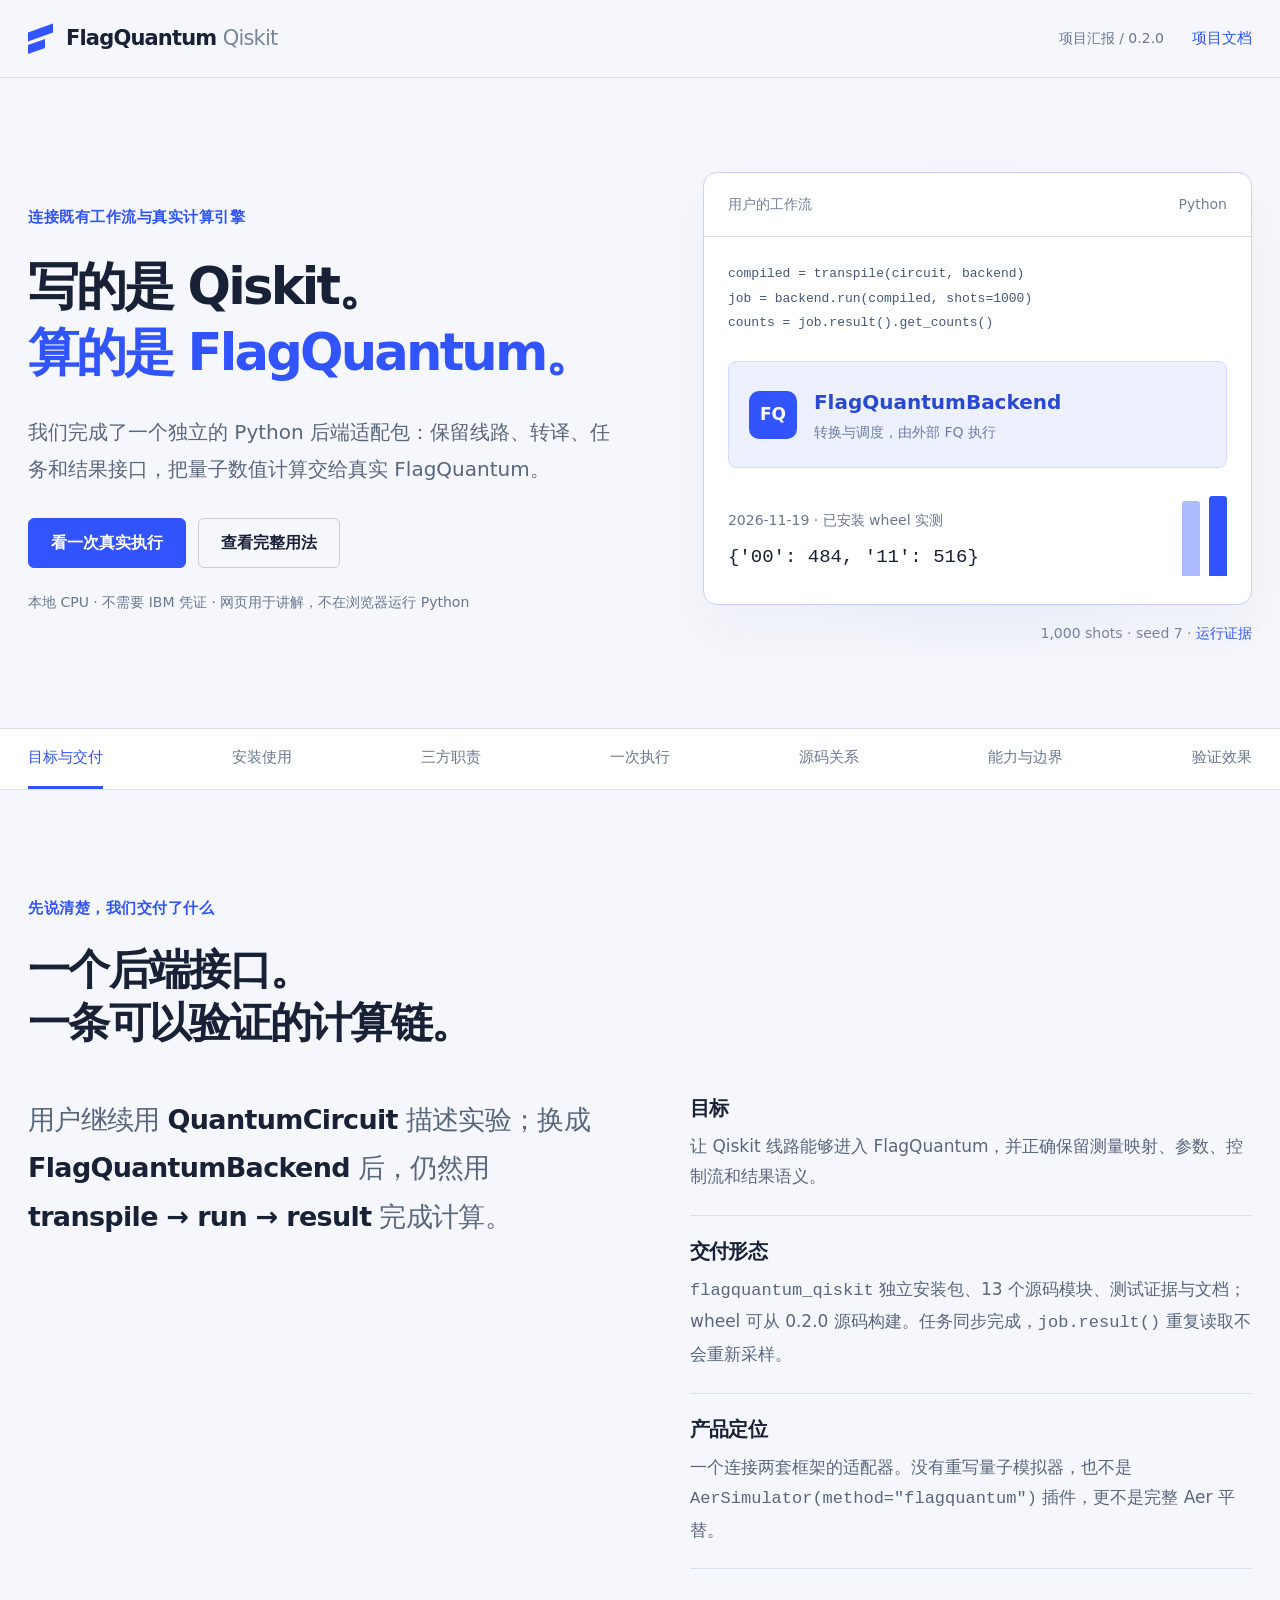
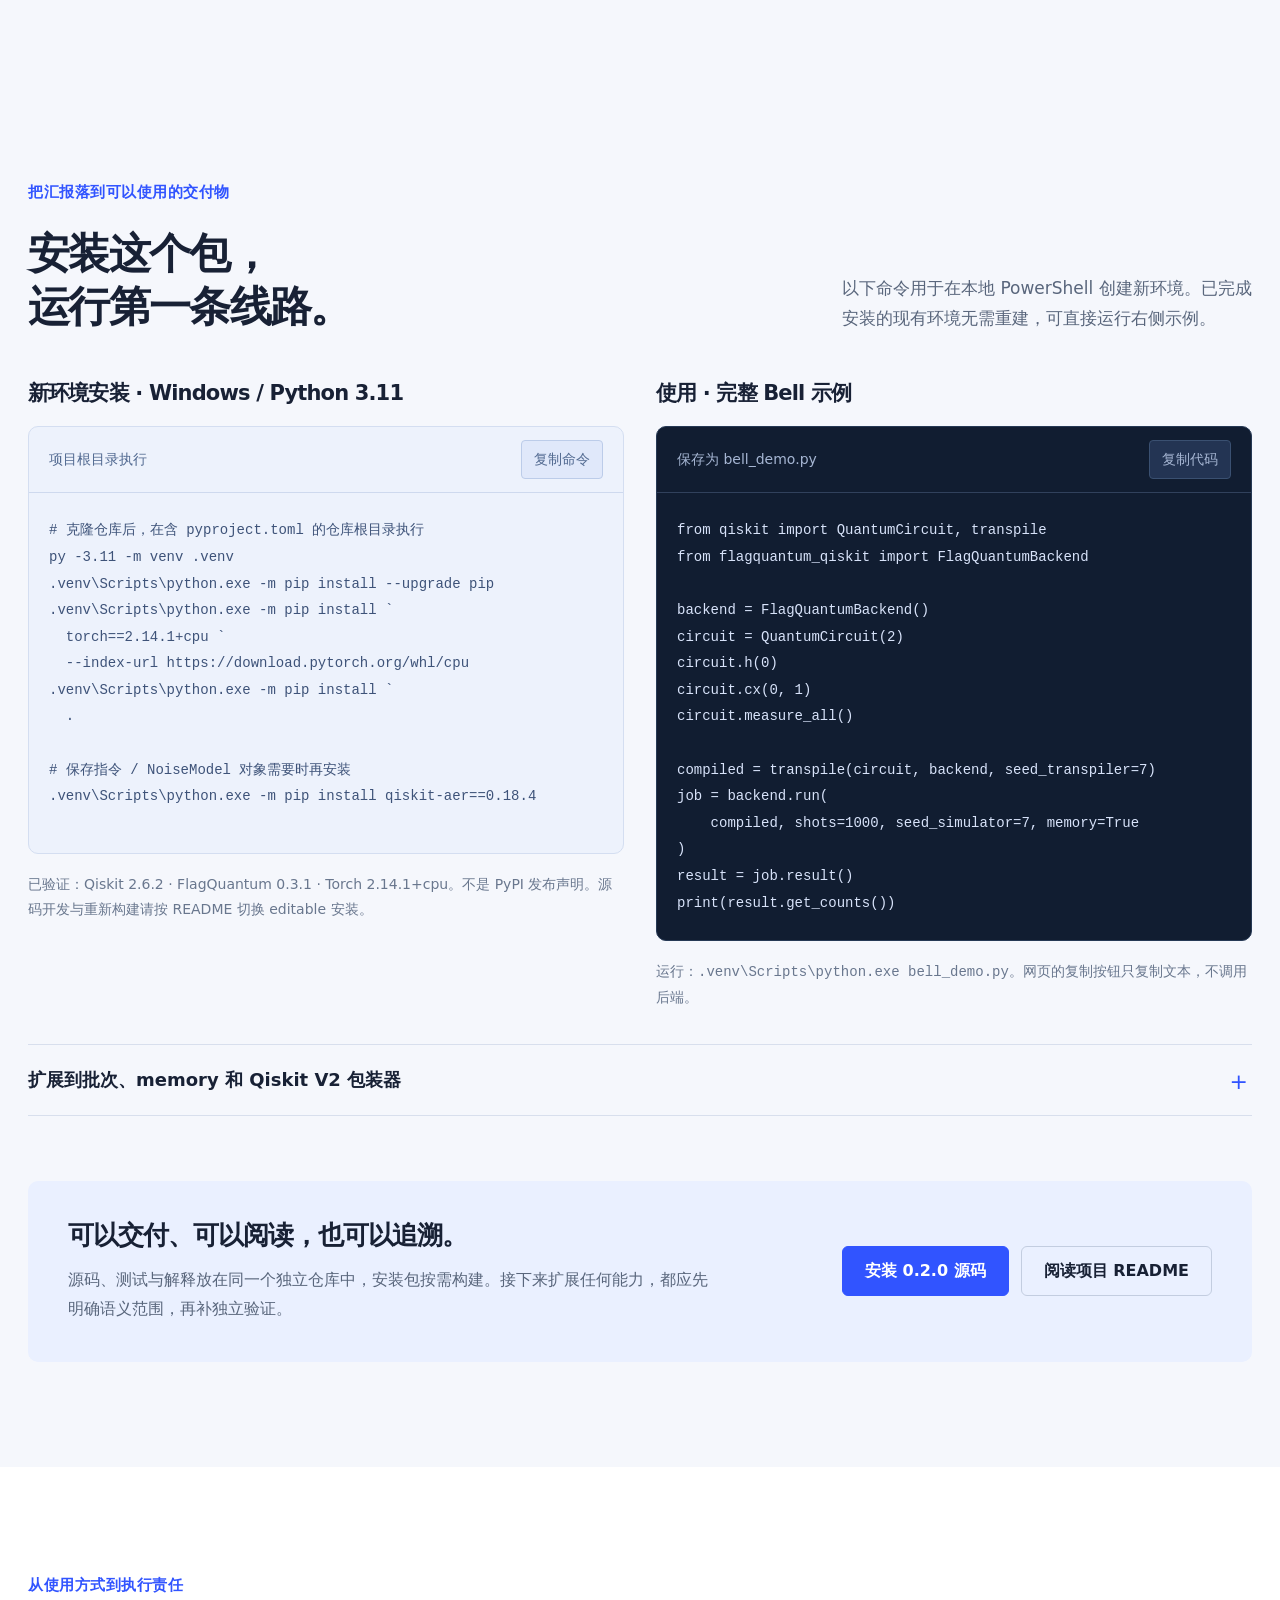
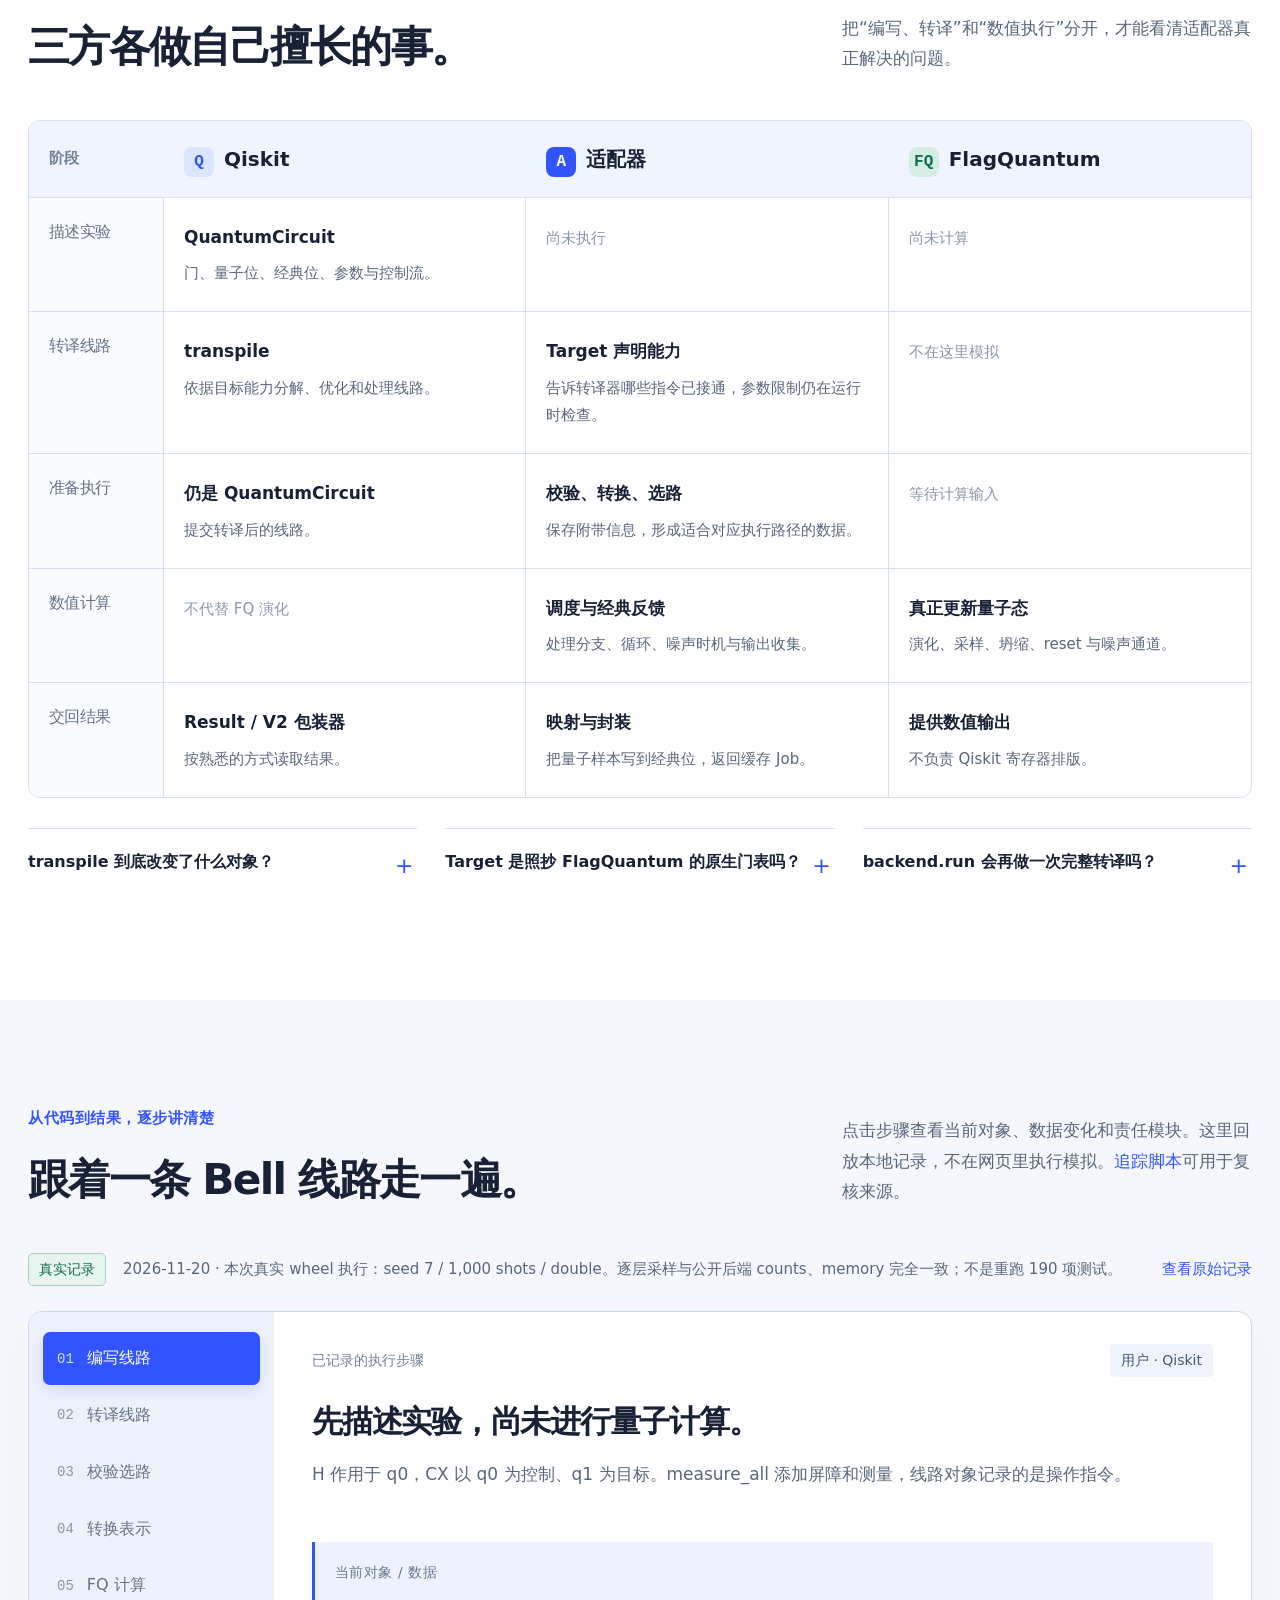
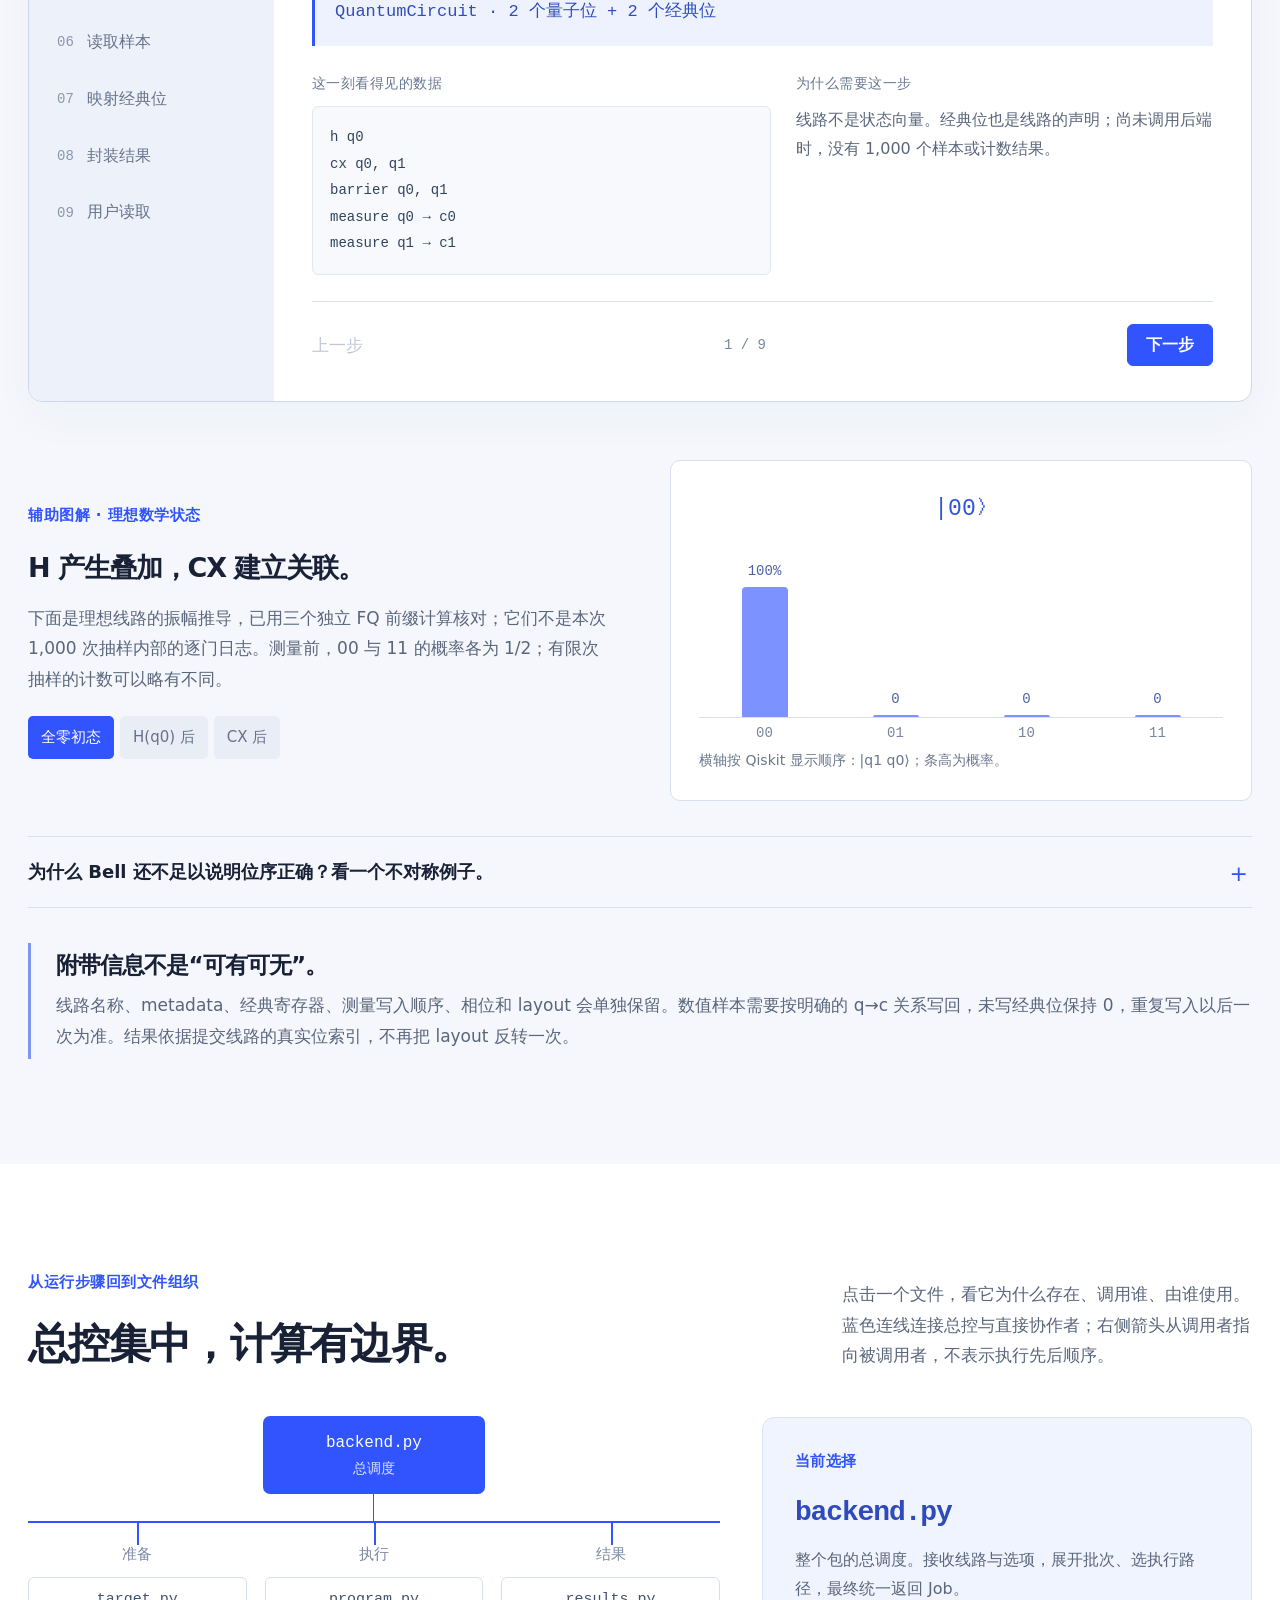
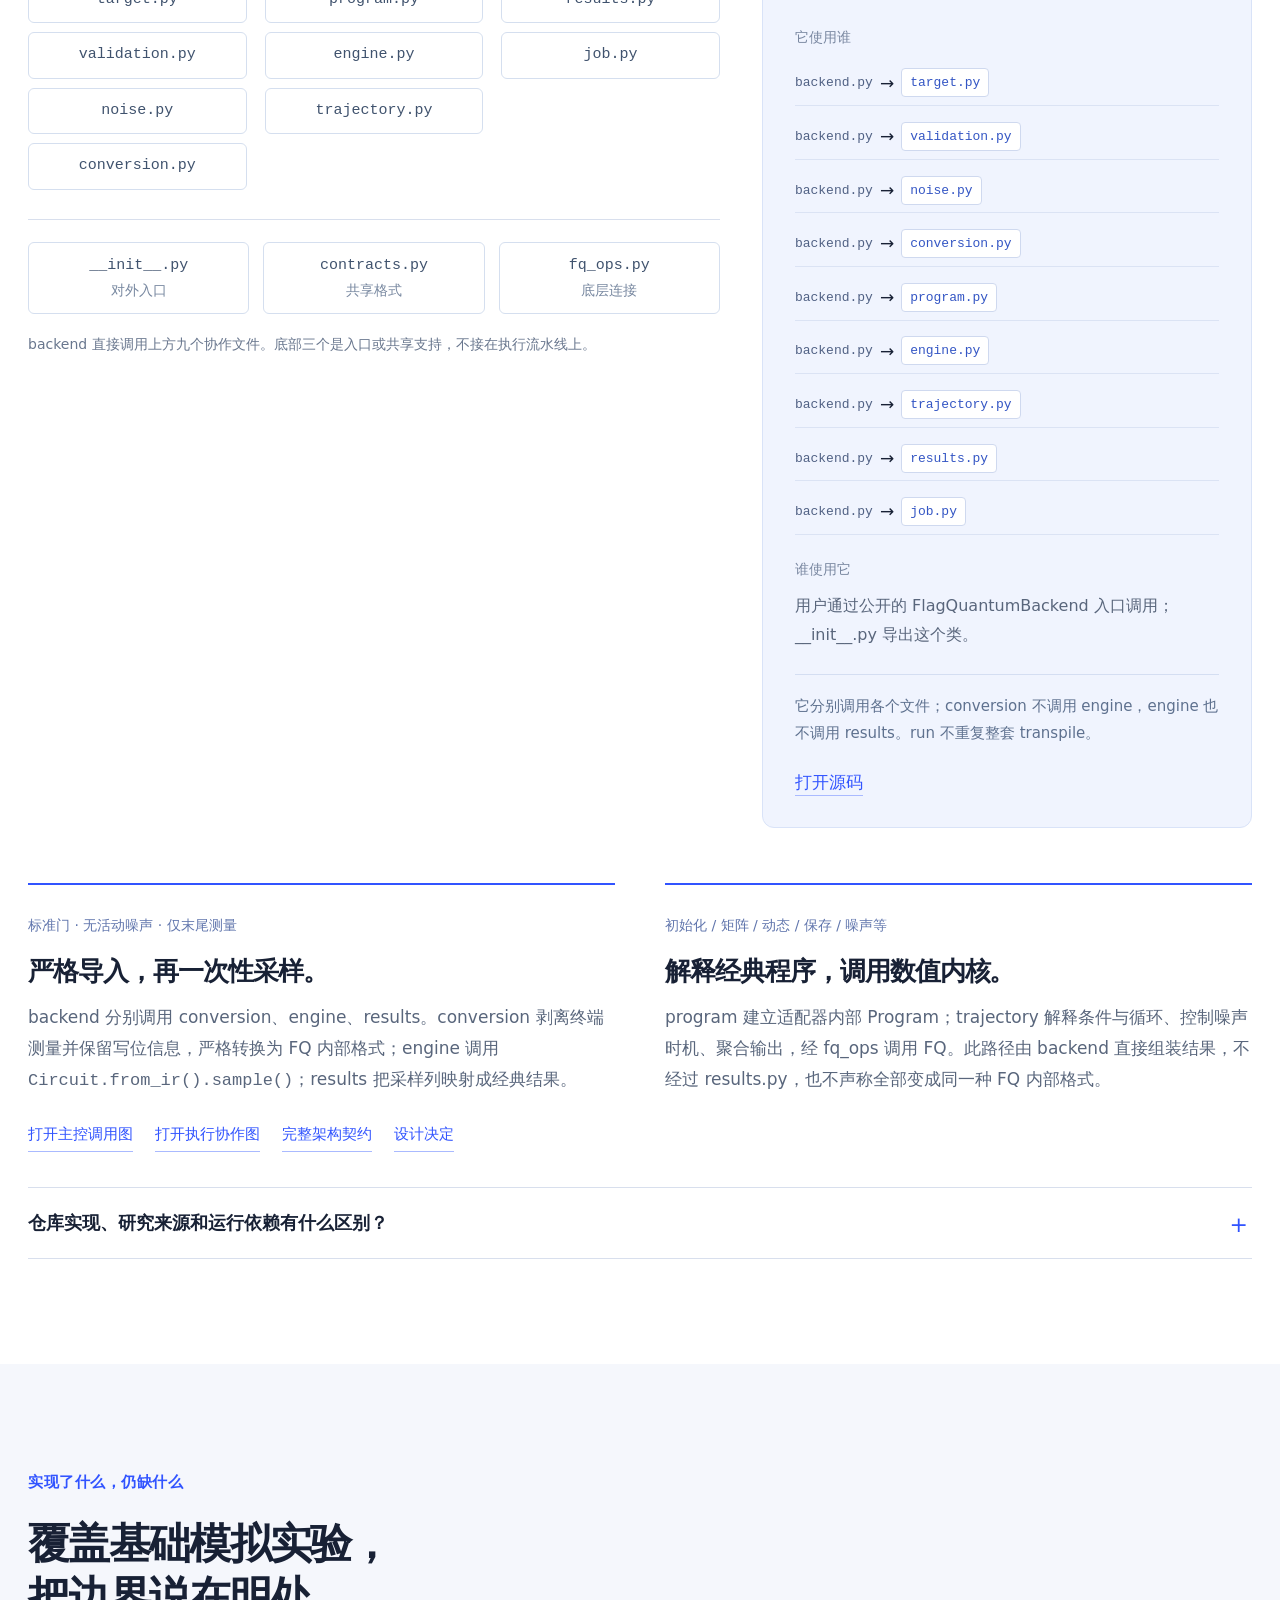
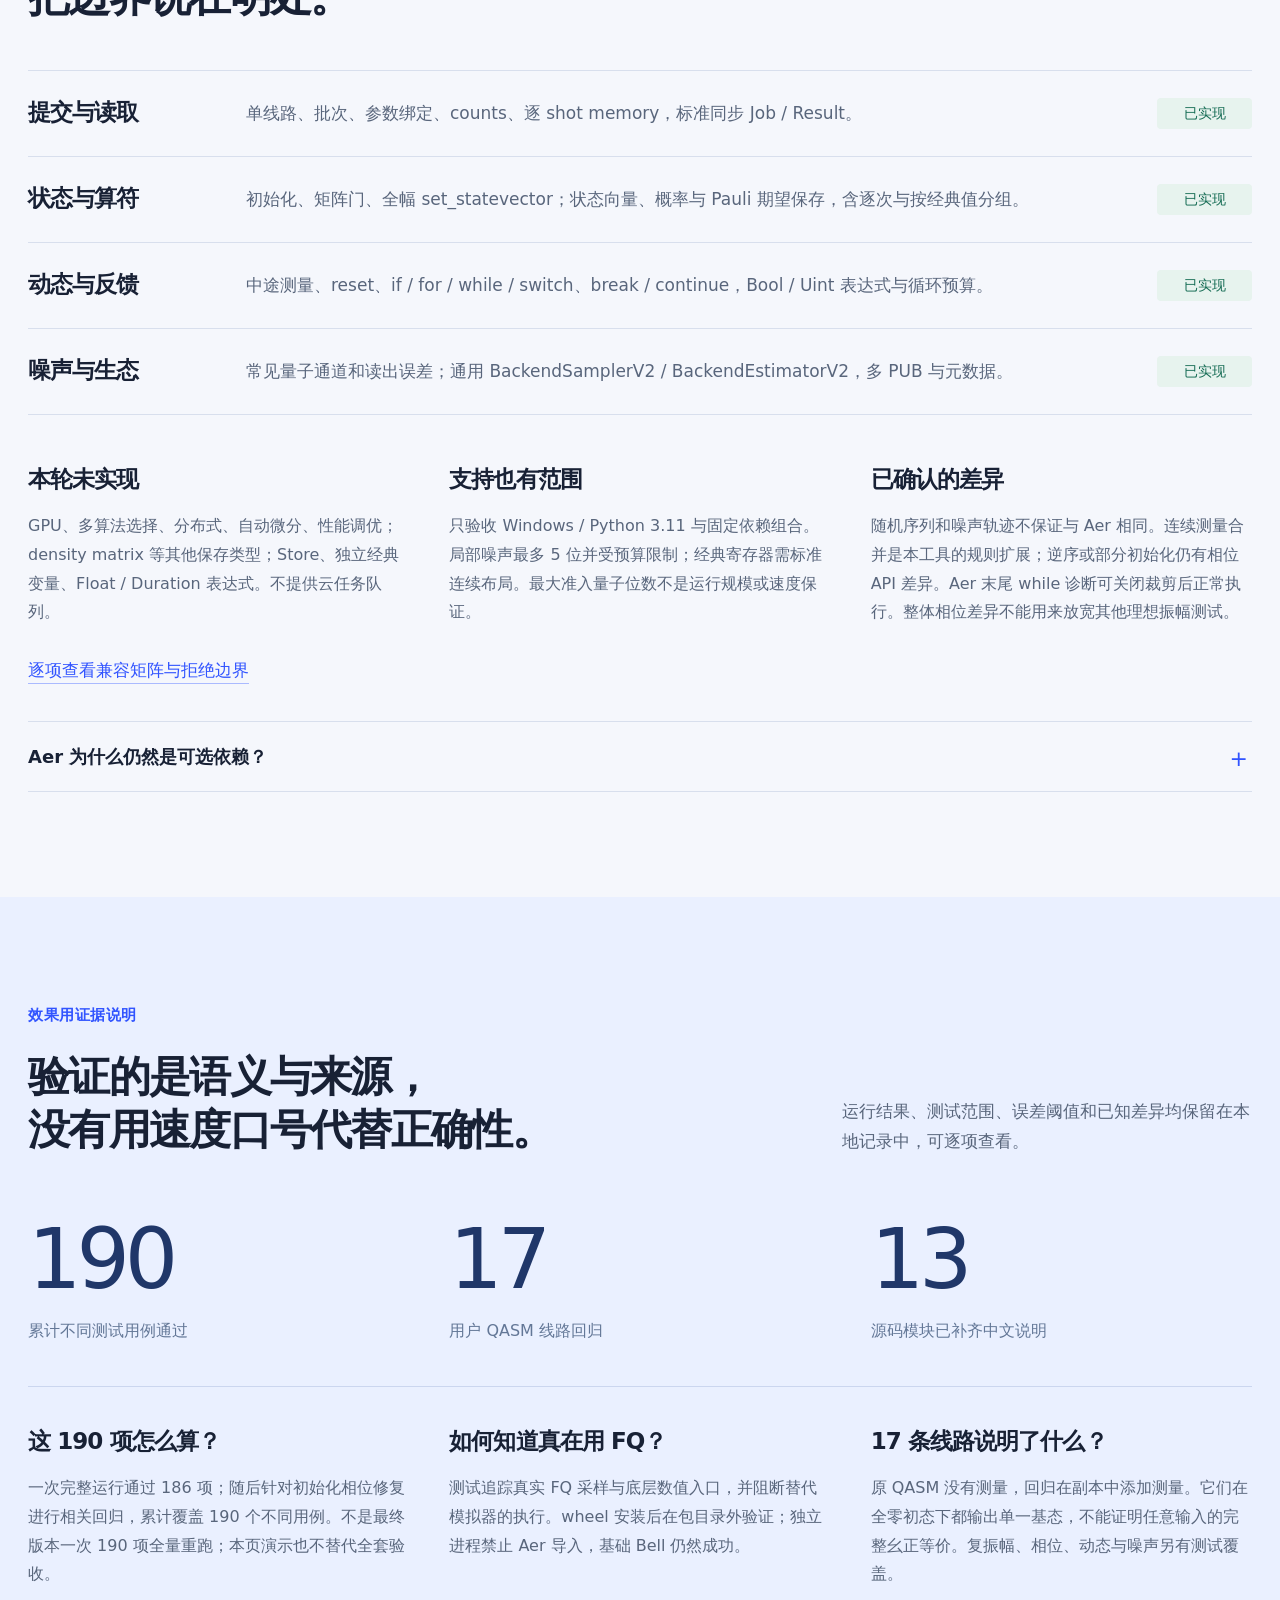
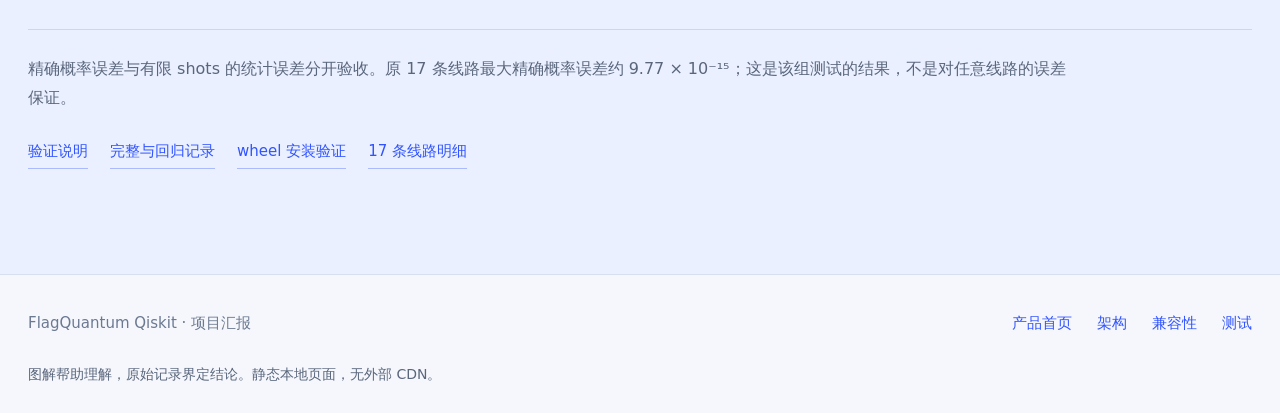
<file: site/report.html>
<!doctype html>
<html lang="zh-CN">
<head>
<meta charset="utf-8"><meta name="viewport" content="width=device-width,initial-scale=1">
<meta name="description" content="FlagQuantum Qiskit 项目汇报：目标、使用、执行追踪、源码调用、已实现能力与验证边界。">
<title>FlagQuantum Qiskit · 从目标到执行的项目汇报</title>
<link rel="stylesheet" href="report-assets/report.css">
</head>
<body>
<a class="skip" href="#main">跳到正文</a>
<header class="top"><div class="wrap top-inner"><a class="brand" href="index.html"><span class="mark" aria-hidden="true"></span><span>FlagQuantum <span class="brand-light">Qiskit</span></span></a><span class="top-label">项目汇报 / 0.2.0</span><a class="top-link" href="../README.md">项目文档</a></div></header>
<main id="main">
<section class="hero wrap" id="overview">
 <div class="hero-copy"><div class="eyebrow">连接既有工作流与真实计算引擎</div><h1>写的是 Qiskit。<br><span>算的是 FlagQuantum。</span></h1><p class="lead">我们完成了一个独立的 Python 后端适配包：保留线路、转译、任务和结果接口，把量子数值计算交给真实 FlagQuantum。</p><div class="hero-actions"><a class="button" href="#bell">看一次真实执行</a><a class="button secondary" href="#usage">查看完整用法</a></div><p class="caption">本地 CPU · 不需要 IBM 凭证 · 网页用于讲解，不在浏览器运行 Python</p></div>
 <div class="hero-art" aria-label="从Qiskit代码到真实结果"><div class="art-window"><div class="window-head"><span>用户的工作流</span><span>Python</span></div><pre><code>compiled = transpile(circuit, backend)
job = backend.run(compiled, shots=1000)
counts = job.result().get_counts()</code></pre><div class="art-engine"><span class="engine-icon" aria-hidden="true">FQ</span><div><strong>FlagQuantumBackend</strong><span>转换与调度，由外部 FQ 执行</span></div></div><div class="art-result"><div><span class="caption">2026-11-19 · 已安装 wheel 实测</span><strong>{'00': 484, '11': 516}</strong></div><div class="mini-bars" aria-hidden="true"><i style="height:75px"></i><i style="height:80px"></i></div></div></div><div class="art-caption">1,000 shots · seed 7 · <a href="../tests/results/phase2_wheel_smoke.json">运行证据</a></div></div>
</section>
<nav class="chapters" aria-label="汇报章节"><div class="wrap chapter-inner"><a href="#overview">目标与交付</a><a href="#usage">安装使用</a><a href="#roles">三方职责</a><a href="#bell">一次执行</a><a href="#source">源码关系</a><a href="#capabilities">能力与边界</a><a href="#evidence">验证效果</a></div></nav>

<section class="section wrap" id="goal"><div class="section-heading"><div class="eyebrow">先说清楚，我们交付了什么</div><h2>一个后端接口。<br>一条可以验证的计算链。</h2></div><div class="goal-layout"><p class="statement">用户继续用 <strong>QuantumCircuit</strong> 描述实验；换成 <strong>FlagQuantumBackend</strong> 后，仍然用 <strong>transpile → run → result</strong> 完成计算。</p><div class="goal-notes"><article><h3>目标</h3><p>让 Qiskit 线路能够进入 FlagQuantum，并正确保留测量映射、参数、控制流和结果语义。</p></article><article><h3>交付形态</h3><p><code>flagquantum_qiskit</code> 独立安装包、13 个源码模块、测试证据与文档；wheel 可从 0.2.0 源码构建。任务同步完成，<code>job.result()</code> 重复读取不会重新采样。</p></article><article><h3>产品定位</h3><p>一个连接两套框架的适配器。没有重写量子模拟器，也不是 <code>AerSimulator(method="flagquantum")</code> 插件，更不是完整 Aer 平替。</p></article></div></div></section>

<section class="section wrap" id="usage"><div class="section-heading horizontal"><div><div class="eyebrow">把汇报落到可以使用的交付物</div><h2>安装这个包，<br>运行第一条线路。</h2></div><p>以下命令用于在本地 PowerShell 创建新环境。已完成安装的现有环境无需重建，可直接运行右侧示例。</p></div><div class="usage-layout"><div><h3>新环境安装 · Windows / Python 3.11</h3><div class="code-box light"><div class="code-head"><span>项目根目录执行</span><button data-copy="install-code">复制命令</button></div><pre><code id="install-code"># 克隆仓库后，在含 pyproject.toml 的仓库根目录执行
py -3.11 -m venv .venv
.venv\Scripts\python.exe -m pip install --upgrade pip
.venv\Scripts\python.exe -m pip install `
  torch==2.14.1+cpu `
  --index-url https://download.pytorch.org/whl/cpu
.venv\Scripts\python.exe -m pip install `
  .

# 保存指令 / NoiseModel 对象需要时再安装
.venv\Scripts\python.exe -m pip install qiskit-aer==0.18.4</code></pre></div><p class="caption">已验证：Qiskit 2.6.2 · FlagQuantum 0.3.1 · Torch 2.14.1+cpu。不是 PyPI 发布声明。源码开发与重新构建请按 README 切换 editable 安装。</p></div><div><h3>使用 · 完整 Bell 示例</h3><div class="code-box"><div class="code-head"><span>保存为 bell_demo.py</span><button data-copy="bell-code">复制代码</button></div><pre><code id="bell-code">from qiskit import QuantumCircuit, transpile
from flagquantum_qiskit import FlagQuantumBackend

backend = FlagQuantumBackend()
circuit = QuantumCircuit(2)
circuit.h(0)
circuit.cx(0, 1)
circuit.measure_all()

compiled = transpile(circuit, backend, seed_transpiler=7)
job = backend.run(
    compiled, shots=1000, seed_simulator=7, memory=True
)
result = job.result()
print(result.get_counts())</code></pre></div><p class="caption">运行：<code>.venv\Scripts\python.exe bell_demo.py</code>。网页的复制按钮只复制文本，不调用后端。</p></div></div><details class="wide-detail"><summary>扩展到批次、memory 和 Qiskit V2 包装器</summary><div class="code-box"><div class="code-head"><span>接在上面的示例之后</span><button data-copy="advanced-code">复制代码</button></div><pre><code id="advanced-code">from qiskit.primitives import BackendSamplerV2, BackendEstimatorV2

batch = backend.run(
    [compiled, compiled], shots=100, memory=True,
    seed_simulator=7,
).result()
print(batch.get_counts(0))
print(batch.get_memory(0))

sampler = BackendSamplerV2(backend=backend)
estimator = BackendEstimatorV2(backend=backend)
# 根据包装器契约提交线路和观测量；Estimator 是采样估计。</code></pre></div></details><div class="delivery"><div><h3>可以交付、可以阅读，也可以追溯。</h3><p>源码、测试与解释放在同一个独立仓库中，安装包按需构建。接下来扩展任何能力，都应先明确语义范围，再补独立验证。</p></div><div class="hero-actions"><a class="button" href="../README.md#安装与验证">安装 0.2.0 源码</a><a class="button secondary" href="../README.md">阅读项目 README</a></div></div></section>
<section class="section tinted" id="roles"><div class="wrap"><div class="section-heading horizontal"><div><div class="eyebrow">从使用方式到执行责任</div><h2>三方各做自己擅长的事。</h2></div><p>把“编写、转译”和“数值执行”分开，才能看清适配器真正解决的问题。</p></div>
<div class="swimlane" role="table" aria-label="Qiskit、适配器与FlagQuantum职责泳道">
 <div class="lane-head" role="row"><div role="columnheader">阶段</div><div role="columnheader"><span class="lane-number">Q</span>Qiskit</div><div role="columnheader"><span class="lane-number adapter">A</span>适配器</div><div role="columnheader"><span class="lane-number fq">FQ</span>FlagQuantum</div></div>
 <div class="lane-row" role="row"><h3 role="rowheader">描述实验</h3><div role="cell"><strong>QuantumCircuit</strong><p>门、量子位、经典位、参数与控制流。</p></div><div role="cell"><span class="quiet">尚未执行</span></div><div role="cell"><span class="quiet">尚未计算</span></div></div>
 <div class="lane-row" role="row"><h3 role="rowheader">转译线路</h3><div role="cell"><strong>transpile</strong><p>依据目标能力分解、优化和处理线路。</p></div><div role="cell"><strong>Target 声明能力</strong><p>告诉转译器哪些指令已接通，参数限制仍在运行时检查。</p></div><div role="cell"><span class="quiet">不在这里模拟</span></div></div>
 <div class="lane-row" role="row"><h3 role="rowheader">准备执行</h3><div role="cell"><strong>仍是 QuantumCircuit</strong><p>提交转译后的线路。</p></div><div role="cell"><strong>校验、转换、选路</strong><p>保存附带信息，形成适合对应执行路径的数据。</p></div><div role="cell"><span class="quiet">等待计算输入</span></div></div>
 <div class="lane-row" role="row"><h3 role="rowheader">数值计算</h3><div role="cell"><span class="quiet">不代替 FQ 演化</span></div><div role="cell"><strong>调度与经典反馈</strong><p>处理分支、循环、噪声时机与输出收集。</p></div><div role="cell"><strong>真正更新量子态</strong><p>演化、采样、坍缩、reset 与噪声通道。</p></div></div>
 <div class="lane-row" role="row"><h3 role="rowheader">交回结果</h3><div role="cell"><strong>Result / V2 包装器</strong><p>按熟悉的方式读取结果。</p></div><div role="cell"><strong>映射与封装</strong><p>把量子样本写到经典位，返回缓存 Job。</p></div><div role="cell"><strong>提供数值输出</strong><p>不负责 Qiskit 寄存器排版。</p></div></div>
</div>
<div class="explain-grid"><details><summary>transpile 到底改变了什么对象？</summary><p>输入和输出都是 <code>QuantumCircuit</code>。转译过程中的 passes 常使用 <code>DAGCircuit</code> 分析和改写线路，但这并不意味着交给后端的对象变成了 FQ 程序。后端收到线路后，再做自己的校验与必要表示转换。</p></details><details><summary>Target 是照抄 FlagQuantum 的原生门表吗？</summary><p>不是。Target 表达的是本适配器已经接通的能力，既包含标准门，也包含由一般执行路径处理的初始化、矩阵、控制与保存指令。Target 允许转译器保留这些指令，实际类型、参数和资源限制仍由运行时检查。</p></details><details><summary>backend.run 会再做一次完整转译吗？</summary><p>不会自动替用户重复整套 Qiskit transpile 或 FQ plan/run。它做必要的校验和转换；初始化准备态会局部合成门序列。用户应先按目标能力准备线路，未知指令不会被静默跳过。</p></details></div></div></section>

<section class="section wrap" id="bell"><div class="section-heading horizontal"><div><div class="eyebrow">从代码到结果，逐步讲清楚</div><h2>跟着一条 Bell 线路走一遍。</h2></div><p>点击步骤查看当前对象、数据变化和责任模块。这里回放本地记录，不在网页里执行模拟。<a href="report-assets/trace_bell.py">追踪脚本</a>可用于复核来源。</p></div>
<div class="trace-evidence"><span class="evidence-tag">真实记录</span><p id="trace-source-note">转换、样本和结果来自本次真实后端追踪；中间量子态另以数学图解展示，不混作同一次采样的逐门日志。</p><a id="trace-source-link" href="report-assets/bell_trace.json">查看原始记录</a></div>
<div class="trace-shell"><div class="trace-steps" role="tablist" aria-label="Bell执行步骤" aria-orientation="vertical"></div><div class="trace-panel" role="tabpanel" id="trace-panel" tabindex="0"><div class="trace-topline"><span id="trace-stage">步骤</span><span id="trace-owner" class="owner">责任模块</span></div><h3 id="trace-title"></h3><p id="trace-description"></p><div class="trace-object"><div class="field-label">当前对象 / 数据</div><code id="trace-object"></code></div><div class="trace-data"><div><div class="field-label">这一刻看得见的数据</div><pre id="trace-data"></pre></div><div class="trace-explanation"><div class="field-label">为什么需要这一步</div><p id="trace-why"></p></div></div><div class="trace-controls"><button type="button" id="trace-prev" class="text-button">上一步</button><span id="trace-position"></span><button type="button" id="trace-next" class="button small-button">下一步</button></div></div></div>
<div class="state-lesson"><div><div class="eyebrow">辅助图解 · 理想数学状态</div><h3>H 产生叠加，CX 建立关联。</h3><p>下面是理想线路的振幅推导，已用三个独立 FQ 前缀计算核对；它们不是本次 1,000 次抽样内部的逐门日志。测量前，00 与 11 的概率各为 1/2；有限次抽样的计数可以略有不同。</p><div class="state-tabs" role="tablist" aria-label="理想Bell状态"><button role="tab" aria-selected="true" data-state="0">全零初态</button><button role="tab" aria-selected="false" tabindex="-1" data-state="1">H(q0) 后</button><button role="tab" aria-selected="false" tabindex="-1" data-state="2">CX 后</button></div></div><div class="state-plot" role="tabpanel" aria-label="量子态概率图"><div class="state-formula" id="state-formula"></div><div class="prob-bars" id="prob-bars"></div><div class="caption">横轴按 Qiskit 显示顺序：|q1 q0⟩；条高为概率。</div></div></div>
<details class="wide-detail"><summary>为什么 Bell 还不足以说明位序正确？看一个不对称例子。</summary><div class="endian"><div><span class="field-label">实际位身份</span><strong>q0 = 1，q1 = 0</strong><p>Qiskit 字符串高位在左，所以显示 <code>01</code>。若按 q0→c0、q1→c1 测量，经典结果也是 <code>01</code>。</p></div><div><span class="field-label">状态数组的同一物理态</span><strong>Qiskit [0, 1, 0, 0]</strong><strong>FQ [0, 0, 1, 0]</strong><p>两边数组采用不同位序，因此在表示边界转换索引；量子位身份不反转，也不交换 CX 的控制位与目标位。</p></div></div></details>
<div class="callout"><h3>附带信息不是“可有可无”。</h3><p>线路名称、metadata、经典寄存器、测量写入顺序、相位和 layout 会单独保留。数值样本需要按明确的 q→c 关系写回，未写经典位保持 0，重复写入以后一次为准。结果依据提交线路的真实位索引，不再把 layout 反转一次。</p></div>
</section>

<section class="section tinted" id="source"><div class="wrap"><div class="section-heading horizontal"><div><div class="eyebrow">从运行步骤回到文件组织</div><h2>总控集中，计算有边界。</h2></div><p>点击一个文件，看它为什么存在、调用谁、由谁使用。蓝色连线连接总控与直接协作者；右侧箭头从调用者指向被调用者，不表示执行先后顺序。</p></div>
<div class="module-explorer"><div class="module-map"><div class="map-controller"><button class="module-button selected" data-module="backend">backend.py<span>总调度</span></button></div><div class="map-trunk" aria-hidden="true"></div><div class="module-groups"><div><h3>准备</h3><button class="module-button" data-module="target">target.py</button><button class="module-button" data-module="validation">validation.py</button><button class="module-button" data-module="noise">noise.py</button><button class="module-button" data-module="conversion">conversion.py</button></div><div><h3>执行</h3><button class="module-button" data-module="program">program.py</button><button class="module-button" data-module="engine">engine.py</button><button class="module-button" data-module="trajectory">trajectory.py</button></div><div><h3>结果</h3><button class="module-button" data-module="results">results.py</button><button class="module-button" data-module="job">job.py</button></div></div><div class="support-modules"><button class="module-button" data-module="init">__init__.py<span>对外入口</span></button><button class="module-button" data-module="contracts">contracts.py<span>共享格式</span></button><button class="module-button" data-module="fq_ops">fq_ops.py<span>底层连接</span></button></div><p class="caption">backend 直接调用上方九个协作文件。底部三个是入口或共享支持，不接在执行流水线上。</p></div><aside class="module-detail" aria-live="polite"><div class="eyebrow">当前选择</div><h3 id="module-name"></h3><p id="module-purpose"></p><div class="relation-label">它使用谁</div><div id="module-calls" class="relation-list"></div><div class="relation-label">谁使用它</div><p id="module-callers"></p><div class="module-note" id="module-note"></div><a id="module-source" class="text-link" href="../src/flagquantum_qiskit/backend.py">打开源码</a></aside></div>
<div class="paths"><article><span class="path-label">标准门 · 无活动噪声 · 仅末尾测量</span><h3>严格导入，再一次性采样。</h3><p>backend 分别调用 conversion、engine、results。conversion 剥离终端测量并保留写位信息，严格转换为 FQ 内部格式；engine 调用 <code>Circuit.from_ir().sample()</code>；results 把采样列映射成经典结果。</p></article><article><span class="path-label">初始化 / 矩阵 / 动态 / 保存 / 噪声等</span><h3>解释经典程序，调用数值内核。</h3><p>program 建立适配器内部 Program；trajectory 解释条件与循环、控制噪声时机、聚合输出，经 fq_ops 调用 FQ。此路径由 backend 直接组装结果，不经过 results.py，也不声称全部变成同一种 FQ 内部格式。</p></article></div>
<div class="source-links"><a href="../docs/source-map.svg">打开主控调用图</a><a href="../docs/source-execution.svg">打开执行协作图</a><a href="../ARCHITECTURE.md">完整架构契约</a><a href="../ADR-002-basic-aer-compatibility.md">设计决定</a></div>
<details class="wide-detail"><summary>仓库实现、研究来源和运行依赖有什么区别？</summary><div class="folder-grid"><div><code>src / tests / docs / site</code><p>本仓库包含正式适配器、测试、文档与演示。dist 是构建后生成的目录，不要求克隆时存在。</p></div><div><a href="https://github.com/flagos-ai/FlagQuantum/tree/f0e74cf92f1784c5839c647a0781ad5db8cb6b85">官方 0.4.0 研究快照</a><p>固定提交仅供研究参考，不随仓库分发，也不要求相邻研究目录。</p></div><div><code>FlagQuantum 0.3.1</code><p>实际计算依赖官方发布包。源码安装会解析固定依赖，不把研究快照注入运行环境。</p></div></div></details>
</div></section>

<section class="section wrap" id="capabilities"><div class="section-heading"><div class="eyebrow">实现了什么，仍缺什么</div><h2>覆盖基础模拟实验，<br>把边界说在明处。</h2></div><div class="capability-table"><div class="cap-row"><h3>提交与读取</h3><p>单线路、批次、参数绑定、counts、逐 shot memory，标准同步 Job / Result。</p><span>已实现</span></div><div class="cap-row"><h3>状态与算符</h3><p>初始化、矩阵门、全幅 set_statevector；状态向量、概率与 Pauli 期望保存，含逐次与按经典值分组。</p><span>已实现</span></div><div class="cap-row"><h3>动态与反馈</h3><p>中途测量、reset、if / for / while / switch、break / continue，Bool / Uint 表达式与循环预算。</p><span>已实现</span></div><div class="cap-row"><h3>噪声与生态</h3><p>常见量子通道和读出误差；通用 BackendSamplerV2 / BackendEstimatorV2，多 PUB 与元数据。</p><span>已实现</span></div></div>
<div class="limits"><div><h3>本轮未实现</h3><p>GPU、多算法选择、分布式、自动微分、性能调优；density matrix 等其他保存类型；Store、独立经典变量、Float / Duration 表达式。不提供云任务队列。</p></div><div><h3>支持也有范围</h3><p>只验收 Windows / Python 3.11 与固定依赖组合。局部噪声最多 5 位并受预算限制；经典寄存器需标准连续布局。最大准入量子位数不是运行规模或速度保证。</p></div><div><h3>已确认的差异</h3><p>随机序列和噪声轨迹不保证与 Aer 相同。连续测量合并是本工具的规则扩展；逆序或部分初始化仍有相位 API 差异。Aer 末尾 while 诊断可关闭裁剪后正常执行。整体相位差异不能用来放宽其他理想振幅测试。</p></div></div><a class="text-link" href="../COMPATIBILITY.md">逐项查看兼容矩阵与拒绝边界</a>
<details class="wide-detail"><summary>Aer 为什么仍然是可选依赖？</summary><p>Aer 提供保存指令、NoiseModel 等对象，以及独立测试参考。生产可以使用它转换小规模局部通道的表示，但不调用 Aer 模拟器执行线路。基础 Bell、动态控制和通用 V2 包装器不需要 Aer。保存结果中的 Qiskit Statevector 只是容器，不是替代演化引擎。</p></details></section>

<section class="section evidence-section" id="evidence"><div class="wrap"><div class="section-heading horizontal"><div><div class="eyebrow">效果用证据说明</div><h2>验证的是语义与来源，<br>没有用速度口号代替正确性。</h2></div><p>运行结果、测试范围、误差阈值和已知差异均保留在本地记录中，可逐项查看。</p></div><div class="evidence-numbers"><div><strong>190</strong><span>累计不同测试用例通过</span></div><div><strong>17</strong><span>用户 QASM 线路回归</span></div><div><strong>13</strong><span>源码模块已补齐中文说明</span></div></div><div class="evidence-story"><article><h3>这 190 项怎么算？</h3><p>一次完整运行通过 186 项；随后针对初始化相位修复进行相关回归，累计覆盖 190 个不同用例。不是最终版本一次 190 项全量重跑；本页演示也不替代全套验收。</p></article><article><h3>如何知道真在用 FQ？</h3><p>测试追踪真实 FQ 采样与底层数值入口，并阻断替代模拟器的执行。wheel 安装后在包目录外验证；独立进程禁止 Aer 导入，基础 Bell 仍然成功。</p></article><article><h3>17 条线路说明了什么？</h3><p>原 QASM 没有测量，回归在副本中添加测量。它们在全零初态下都输出单一基态，不能证明任意输入的完整幺正等价。复振幅、相位、动态与噪声另有测试覆盖。</p></article></div><div class="evidence-foot"><p>精确概率误差与有限 shots 的统计误差分开验收。原 17 条线路最大精确概率误差约 9.77 × 10⁻¹⁵；这是该组测试的结果，不是对任意线路的误差保证。</p><div class="source-links"><a href="../VALIDATION.md">验证说明</a><a href="../tests/results/phase2_verification.json">完整与回归记录</a><a href="../tests/results/phase2_wheel_smoke.json">wheel 安装验证</a><a href="../tests/results/user_circuits.json">17 条线路明细</a></div></div></div></section>


</main>
<footer class="wrap footer"><span>FlagQuantum Qiskit · 项目汇报</span><div><a href="index.html">产品首页</a><a href="../ARCHITECTURE.md">架构</a><a href="../COMPATIBILITY.md">兼容性</a><a href="../tests/README.md">测试</a></div><p>图解帮助理解，原始记录界定结论。静态本地页面，无外部 CDN。</p></footer>
<div class="toast" role="status" aria-live="polite" hidden></div>
<script src="report-assets/trace-data.js"></script><script src="report-assets/report.js"></script>
</body></html>
</file>
<file: site/presentation/assets/style.css>
/* FlagQuantum Qiskit 后端 汇报站点
   身份色：蓝 = Qiskit，赭黄 = 适配器，朱红 = FlagQuantum（已用 dataviz 校验器验证） */

:root {
  --paper: #f4efe4;
  --paper-2: #ece5d6;
  --card: #fbf8f1;
  --ink: #1b1a17;
  --ink-2: #45413a;
  --muted: #776f61;
  --rule: #d8cfbc;
  --rule-2: #c6bba5;

  --qk: #1d63b0;
  --ad: #9a7400;
  --fq: #c4432b;
  --qk-t: #dce6f2;
  --ad-t: #efe5c6;
  --fq-t: #f6ddd4;

  --serif: "Source Han Serif SC", "Noto Serif SC", "Songti SC", "STSong", "SimSun", serif;
  --sans: "Noto Sans SC", "Microsoft YaHei", "PingFang SC", sans-serif;
  --latin: "Sitka Display", "Sitka Text", Georgia, serif;
  --num: "Bahnschrift", "DIN Alternate", "Noto Sans SC", sans-serif;
  --mono: "Cascadia Mono", "Consolas", "SFMono-Regular", monospace;

  --rail: 232px;
  --maxw: 1160px;
}

* { box-sizing: border-box; }
html { scroll-behavior: smooth; scroll-padding-top: 24px; }
@media (prefers-reduced-motion: reduce) { html { scroll-behavior: auto; } }

body {
  margin: 0;
  background: var(--paper);
  color: var(--ink);
  font-family: var(--sans);
  font-size: 16px;
  line-height: 1.75;
  -webkit-font-smoothing: antialiased;
  background-image:
    linear-gradient(to right, rgba(120, 104, 70, .06) 1px, transparent 1px),
    linear-gradient(to bottom, rgba(120, 104, 70, .06) 1px, transparent 1px);
  background-size: 28px 28px;
}
body::before {
  /* 纸张颗粒 */
  content: "";
  position: fixed; inset: 0; pointer-events: none; z-index: 0; opacity: .35;
  background-image: url("data:image/svg+xml;utf8,<svg xmlns='http://www.w3.org/2000/svg' width='160' height='160'><filter id='n'><feTurbulence type='fractalNoise' baseFrequency='.9' numOctaves='2' stitchTiles='stitch'/><feColorMatrix values='0 0 0 0 .45 0 0 0 0 .38 0 0 0 0 .25 0 0 0 .22 0'/></filter><rect width='100%' height='100%' filter='url(%23n)'/></svg>");
}

a { color: var(--qk); text-decoration-thickness: 1px; text-underline-offset: 3px; }
code, pre, .mono { font-family: var(--mono); }
code { font-size: .88em; background: rgba(27, 26, 23, .06); padding: .08em .35em; border-radius: 3px; }

/* ---------- 左侧章节导轨 ---------- */
.rail {
  position: fixed; top: 0; left: 0; bottom: 0; width: var(--rail); z-index: 20;
  padding: 28px 18px 20px 26px;
  border-right: 1px solid var(--rule);
  background: rgba(244, 239, 228, .92);
  backdrop-filter: blur(4px);
  display: flex; flex-direction: column;
}
.rail .brand { font-family: var(--serif); font-weight: 900; font-size: 19px; line-height: 1.25; letter-spacing: .02em; }
.rail .brand small { display: block; font-family: var(--mono); font-weight: 400; font-size: 11px; color: var(--muted); letter-spacing: 0; margin-top: 6px; }
.rail nav { margin-top: 26px; flex: 1; overflow-y: auto; }
.rail nav a {
  display: grid; grid-template-columns: 30px 1fr; align-items: baseline;
  padding: 5px 0; color: var(--muted); text-decoration: none; font-size: 13.5px; line-height: 1.4;
  transition: color .2s;
}
.rail nav a .n { font-family: var(--num); font-size: 12px; letter-spacing: .04em; }
.rail nav a:hover { color: var(--ink); }
.rail nav a.active { color: var(--ink); font-weight: 600; }
.rail nav a.active .n { color: var(--fq); }
.rail .progress { height: 2px; background: var(--rule); margin-top: 14px; position: relative; }
.rail .progress i { position: absolute; left: 0; top: 0; bottom: 0; background: var(--fq); width: 0; }
.rail .hint { font-size: 11.5px; color: var(--muted); margin-top: 10px; line-height: 1.5; }
.rail .hint kbd { font-family: var(--mono); font-size: 10.5px; border: 1px solid var(--rule-2); border-bottom-width: 2px; border-radius: 3px; padding: 0 4px; background: var(--card); }

main { position: relative; z-index: 1; margin-left: var(--rail); }
.wrap { max-width: var(--maxw); margin: 0 auto; padding: 0 56px; }

/* ---------- 封面 ---------- */
.hero { min-height: 100vh; display: flex; flex-direction: column; justify-content: center; padding: 64px 0 48px; position: relative; }
.kicker { font-family: var(--mono); font-size: 12.5px; letter-spacing: .08em; color: var(--muted); text-transform: uppercase; display: flex; gap: 14px; flex-wrap: wrap; }
.kicker b { color: var(--fq); font-weight: 400; }
.hero h1 {
  font-family: var(--serif); font-weight: 900; font-size: clamp(44px, 6.4vw, 92px); line-height: 1.08;
  margin: 22px 0 22px; letter-spacing: -.01em;
}
.hero h1 .q { color: var(--qk); }
.hero h1 .f { color: var(--fq); }
.hero h1 .arrow { font-family: var(--latin); font-weight: 400; font-style: italic; color: var(--ad); font-size: .62em; vertical-align: .14em; padding: 0 .1em; }
.hero .lede { font-size: 19px; max-width: 760px; color: var(--ink-2); line-height: 1.8; }
.hero .lede strong { color: var(--ink); }

.facts { display: grid; grid-template-columns: repeat(5, 1fr); margin-top: 44px; border-top: 2px solid var(--ink); border-bottom: 1px solid var(--rule-2); }
.fact { padding: 16px 16px 14px 0; border-right: 1px solid var(--rule); }
.fact + .fact { padding-left: 18px; }
.fact:last-child { border-right: 0; }
.fact .v { font-family: var(--num); font-size: 40px; line-height: 1; letter-spacing: -.01em; }
.fact .v small { font-size: 16px; color: var(--muted); margin-left: 3px; }
.fact .k { font-size: 13px; color: var(--muted); margin-top: 8px; line-height: 1.45; }

.hero-flow { margin-top: 40px; }
.hero-flow svg { width: 100%; height: auto; display: block; }
.flowdash { stroke-dasharray: 5 7; animation: flow 1.2s linear infinite; }
@keyframes flow { to { stroke-dashoffset: -24; } }
@media (prefers-reduced-motion: reduce) { .flowdash { animation: none; } }

/* ---------- 章节 ---------- */
section.chap { padding: 96px 0 40px; border-top: 1px solid var(--rule); position: relative; }
.chap-head { display: grid; grid-template-columns: 120px 1fr; gap: 8px 28px; align-items: end; margin-bottom: 40px; }
.chap-no { font-family: var(--num); font-size: 96px; line-height: .8; color: transparent; -webkit-text-stroke: 1.2px var(--ink); letter-spacing: -.03em; }
.chap-q { font-family: var(--mono); font-size: 12.5px; color: var(--fq); letter-spacing: .06em; margin-bottom: 6px; }
.chap h2 { font-family: var(--serif); font-weight: 900; font-size: clamp(30px, 3.6vw, 46px); line-height: 1.2; margin: 0; }
.chap .summary { grid-column: 2; font-size: 18px; color: var(--ink-2); max-width: 780px; margin-top: 10px; line-height: 1.75; }
.chap h3 { font-family: var(--serif); font-weight: 700; font-size: 22px; margin: 48px 0 14px; }
.chap h3 .tag { font-family: var(--mono); font-size: 11.5px; font-weight: 400; color: var(--muted); margin-left: 10px; letter-spacing: .04em; }
p { margin: 0 0 14px; }
.prose { max-width: 820px; }
.note { font-size: 13.5px; color: var(--muted); line-height: 1.65; }

/* 身份色小标签 */
.who { display: inline-flex; align-items: center; gap: 6px; font-size: 12.5px; font-weight: 600; padding: 1px 9px 1px 7px; border-radius: 999px; line-height: 1.7; vertical-align: 1px; white-space: nowrap; }
.who::before { content: ""; width: 7px; height: 7px; border-radius: 50%; background: currentColor; }
.who.qk { color: var(--qk); background: var(--qk-t); }
.who.ad { color: #7a5c00; background: var(--ad-t); }
.who.fq { color: var(--fq); background: var(--fq-t); }

.grid2 { display: grid; grid-template-columns: 1fr 1fr; gap: 28px; }
.grid3 { display: grid; grid-template-columns: repeat(3, 1fr); gap: 22px; }

.card { background: var(--card); border: 1px solid var(--rule); border-radius: 4px; padding: 22px 24px; position: relative; }
.card h4 { font-family: var(--serif); font-size: 18px; margin: 0 0 8px; }
.card p:last-child { margin-bottom: 0; }
.card.edge-qk { border-top: 3px solid var(--qk); }
.card.edge-ad { border-top: 3px solid var(--ad); }
.card.edge-fq { border-top: 3px solid var(--fq); }
.card .num { font-family: var(--num); font-size: 13px; color: var(--muted); letter-spacing: .06em; }

/* 目标 */
.goals { counter-reset: g; display: grid; grid-template-columns: repeat(3, 1fr); gap: 0; border-top: 2px solid var(--ink); }
.goal { padding: 22px 24px 20px 0; border-right: 1px solid var(--rule); }
.goal + .goal { padding-left: 24px; }
.goal:last-child { border-right: 0; }
.goal::before { counter-increment: g; content: "0" counter(g); font-family: var(--num); font-size: 15px; color: var(--fq); display: block; margin-bottom: 6px; }
.goal h4 { font-family: var(--serif); font-size: 20px; margin: 0 0 8px; line-height: 1.35; }
.goal p { color: var(--ink-2); font-size: 15px; margin: 0; }

/* 表格 */
table.t { width: 100%; border-collapse: collapse; font-size: 14.5px; }
table.t th { text-align: left; font-weight: 600; font-size: 12.5px; color: var(--muted); letter-spacing: .04em; padding: 10px 12px; border-bottom: 2px solid var(--ink); }
table.t td { padding: 11px 12px; border-bottom: 1px solid var(--rule); vertical-align: top; line-height: 1.6; }
table.t tr:hover td { background: rgba(255, 255, 255, .45); }
table.t td:first-child { font-weight: 600; white-space: nowrap; }
table.t.gap td:nth-child(2) { color: var(--qk); }
table.t.gap td:nth-child(3) { color: var(--fq); }
table.t.gap td:nth-child(4) { color: var(--ink-2); }

/* 交付物 */
.deliver { display: grid; grid-template-columns: repeat(3, 1fr); gap: 1px; background: var(--rule); border: 1px solid var(--rule); }
.deliver > div { background: var(--card); padding: 20px 22px; }
.deliver .path { font-family: var(--mono); font-size: 12px; color: var(--fq); word-break: break-all; }
.deliver h4 { font-family: var(--serif); font-size: 18px; margin: 6px 0 6px; }
.deliver p { font-size: 14px; color: var(--ink-2); margin: 0; }

/* 目录树 */
pre.tree { font-size: 13px; line-height: 1.7; background: var(--card); border: 1px solid var(--rule); border-radius: 4px; padding: 18px 22px; margin: 0; overflow-x: auto; }
pre.tree .c { color: var(--muted); }
pre.tree .h { color: var(--fq); font-weight: 700; }
pre.tree .b { color: var(--qk); }

/* 代码块 */
.code { background: #1f1d19; color: #ece4d2; border-radius: 4px; padding: 18px 22px; font-family: var(--mono); font-size: 13.5px; line-height: 1.7; overflow-x: auto; margin: 0; white-space: pre; }
.code .k { color: #e7a35b; }
.code .s { color: #a9c46f; }
.code .c { color: #8d8576; font-style: italic; }
.code .n { color: #7fb1e6; }
.code .o { color: #f08b72; }

.tabs { display: flex; gap: 0; border-bottom: 1px solid var(--rule-2); flex-wrap: wrap; }
.tabs button {
  font: inherit; font-size: 14px; background: none; border: 0; padding: 10px 18px; cursor: pointer; color: var(--muted);
  border-bottom: 2px solid transparent; margin-bottom: -1px;
}
.tabs button:hover { color: var(--ink); }
.tabs button[aria-selected="true"] { color: var(--ink); border-bottom-color: var(--fq); font-weight: 600; }
.tabpanel { display: grid; grid-template-columns: 1.25fr 1fr; gap: 0; border: 1px solid var(--rule); border-top: 0; background: var(--card); }
.tabpanel .code { border-radius: 0; }
.tabpanel .out { padding: 18px 22px; font-size: 14px; }
.tabpanel .out .lbl { font-family: var(--mono); font-size: 11.5px; color: var(--muted); letter-spacing: .06em; margin-bottom: 8px; }
.tabpanel .out pre { font-family: var(--mono); font-size: 13px; margin: 0 0 12px; white-space: pre-wrap; word-break: break-all; }

.steps-install { counter-reset: s; list-style: none; padding: 0; margin: 0; }
.steps-install li { counter-increment: s; display: grid; grid-template-columns: 34px 1fr; gap: 10px; padding: 10px 0; border-bottom: 1px solid var(--rule); }
.steps-install li::before { content: counter(s); font-family: var(--num); font-size: 22px; color: var(--fq); line-height: 1.2; }
.steps-install code { white-space: nowrap; }

/* ---------- 图表 ---------- */
.fig { background: var(--card); border: 1px solid var(--rule); border-radius: 4px; padding: 20px 22px 16px; }
.fig .ttl { font-family: var(--serif); font-weight: 700; font-size: 17px; margin-bottom: 2px; }
.fig .sub { font-size: 13px; color: var(--muted); margin-bottom: 12px; }
.fig svg { display: block; width: 100%; height: auto; overflow: visible; }
.fig .src { font-size: 12px; color: var(--muted); margin-top: 10px; border-top: 1px solid var(--rule); padding-top: 8px; font-family: var(--mono); }
.axis text, .lbl-sm { font-family: var(--num); font-size: 11px; fill: var(--muted); }
.axis line, .axis path { stroke: var(--rule-2); stroke-width: 1; }
.grid-line { stroke: var(--rule); stroke-width: 1; }
.val { font-family: var(--num); font-size: 12px; fill: var(--ink); }
.legend { display: flex; gap: 18px; flex-wrap: wrap; font-size: 13px; color: var(--ink-2); margin-bottom: 10px; }
.legend span { display: inline-flex; align-items: center; gap: 7px; }
.legend i { width: 12px; height: 12px; border-radius: 2px; display: inline-block; }

#tip {
  position: fixed; z-index: 100; pointer-events: none; opacity: 0; transition: opacity .12s;
  background: var(--ink); color: var(--paper); font-size: 12.5px; line-height: 1.5; padding: 7px 10px; border-radius: 3px;
  max-width: 300px; font-family: var(--sans);
}
#tip b { font-family: var(--num); font-weight: 400; font-size: 14px; }

.multiples { display: grid; grid-template-columns: repeat(3, 1fr); gap: 18px; }
.multiples .panel h5 { margin: 0 0 2px; font-size: 14.5px; font-family: var(--serif); }
.multiples .panel .d { font-size: 12.5px; color: var(--muted); min-height: 38px; line-height: 1.5; }

/* 效果卡片 */
.effects { display: grid; grid-template-columns: repeat(3, 1fr); gap: 22px; margin-top: 22px; }
.phasors { display: flex; gap: 10px; }
.phasor { text-align: center; flex: 1; }
.phasor .ket { font-family: var(--mono); font-size: 12px; color: var(--ink-2); }
.phasor .amp { font-family: var(--num); font-size: 12px; color: var(--muted); }
.ev-row { display: grid; grid-template-columns: 38px 1fr 64px; align-items: center; gap: 10px; font-family: var(--mono); font-size: 13px; padding: 6px 0; border-bottom: 1px solid var(--rule); }
.ev-row:last-child { border-bottom: 0; }
.ev-bar { height: 10px; position: relative; background: transparent; }
.ev-bar::before { content: ""; position: absolute; left: 50%; top: -4px; bottom: -4px; width: 1px; background: var(--rule-2); }
.ev-bar i { position: absolute; top: 0; bottom: 0; background: var(--fq); border-radius: 2px; }
.reject { font-size: 13.5px; padding: 10px 0; border-bottom: 1px solid var(--rule); }
.reject:last-child { border-bottom: 0; }
.reject .e { font-family: var(--mono); font-size: 12px; color: var(--fq); display: block; margin-top: 3px; word-break: break-all; }

/* ---------- 分工三栏 ---------- */
.lanes { display: grid; grid-template-columns: 1fr 1.25fr 1fr; gap: 0; border: 1px solid var(--rule); background: var(--card); }
.lane { padding: 22px 22px 18px; }
.lane + .lane { border-left: 1px solid var(--rule); }
.lane .hd { display: flex; align-items: center; justify-content: space-between; margin-bottom: 12px; }
.lane .hd b { font-family: var(--serif); font-size: 20px; }
.lane.qk { box-shadow: inset 0 4px 0 var(--qk); }
.lane.ad { box-shadow: inset 0 4px 0 var(--ad); background: #fbf6e8; }
.lane.fq { box-shadow: inset 0 4px 0 var(--fq); }
.lane ul { margin: 0; padding-left: 18px; font-size: 14.5px; }
.lane li { margin: 4px 0; }
.lane .not { margin-top: 12px; font-size: 13px; color: var(--muted); border-top: 1px solid var(--rule); padding-top: 10px; }

.principles { display: grid; grid-template-columns: repeat(3, 1fr); gap: 1px; background: var(--rule); border: 1px solid var(--rule); margin-top: 22px; }
.principles > div { background: var(--card); padding: 18px 20px; }
.principles h5 { font-family: var(--serif); font-size: 16px; margin: 0 0 6px; }
.principles h5 span { font-family: var(--num); color: var(--fq); margin-right: 8px; font-weight: 400; }
.principles p { font-size: 14px; color: var(--ink-2); margin: 0; }

/* 分路判断 */
.fork { display: grid; grid-template-columns: 1fr 140px 1fr; align-items: stretch; gap: 0; margin-top: 22px; }
.fork .mid { display: flex; align-items: center; justify-content: center; position: relative; }
.fork .mid .dia { width: 110px; height: 110px; transform: rotate(45deg); border: 2px solid var(--ink); background: var(--card); display: flex; align-items: center; justify-content: center; }
.fork .mid .dia span { transform: rotate(-45deg); font-family: var(--mono); font-size: 13px; text-align: center; line-height: 1.3; }
.fork .side { border: 1px solid var(--rule); background: var(--card); padding: 18px 20px; font-size: 14.5px; }
.fork .side h5 { margin: 0 0 6px; font-family: var(--serif); font-size: 17px; }
.fork .side ol, .fork .side ul { margin: 6px 0 0; padding-left: 20px; }

/* ---------- 模块地图 ---------- */
.modmap { display: grid; grid-template-columns: 150px 1fr; gap: 0; border-top: 2px solid var(--ink); }
.modmap .layer { display: contents; }
.modmap .lname { padding: 16px 12px 16px 0; border-bottom: 1px solid var(--rule); font-family: var(--serif); font-weight: 700; font-size: 15px; line-height: 1.4; }
.modmap .lname small { display: block; font-family: var(--sans); font-weight: 400; font-size: 12px; color: var(--muted); margin-top: 3px; }
.modmap .mods { display: flex; gap: 10px; flex-wrap: wrap; padding: 12px 0; border-bottom: 1px solid var(--rule); }
.mod {
  font: inherit; text-align: left; cursor: pointer; background: var(--card); border: 1px solid var(--rule); border-left: 4px solid var(--c, var(--ink));
  border-radius: 3px; padding: 8px 12px 7px; min-width: 150px; transition: transform .15s, box-shadow .15s, background .15s;
}
.mod:hover { transform: translateY(-2px); box-shadow: 0 4px 0 rgba(27, 26, 23, .08); }
.mod.on { background: #fff; box-shadow: 0 0 0 2px var(--ink); }
.mod .f { font-family: var(--mono); font-size: 13.5px; font-weight: 700; }
.mod .r { font-size: 12px; color: var(--muted); display: block; line-height: 1.4; margin-top: 2px; }
.mod .ln { font-family: var(--num); font-size: 11px; color: var(--muted); float: right; margin-left: 10px; }
.moddetail { margin-top: 18px; display: grid; grid-template-columns: 1.1fr 1fr; gap: 24px; background: var(--card); border: 1px solid var(--rule); padding: 22px 24px; min-height: 210px; }
.moddetail h4 { font-family: var(--mono); font-size: 18px; margin: 0 0 4px; }
.moddetail .role { font-family: var(--serif); font-size: 16px; margin-bottom: 10px; }
.moddetail dl { margin: 0; display: grid; grid-template-columns: 64px 1fr; gap: 6px 12px; font-size: 14px; }
.moddetail dt { color: var(--muted); font-size: 12.5px; padding-top: 2px; }
.moddetail dd { margin: 0; }
.moddetail ul { margin: 0; padding-left: 18px; font-size: 14px; }

/* ---------- 调用关系图 ---------- */
.graph-tools { display: flex; gap: 8px; margin-bottom: 12px; flex-wrap: wrap; align-items: center; }
.chip {
  font: inherit; font-size: 13px; cursor: pointer; border: 1px solid var(--rule-2); background: var(--card); padding: 5px 14px; border-radius: 999px; color: var(--ink-2);
}
.chip:hover { border-color: var(--ink); color: var(--ink); }
.chip.on { background: var(--ink); color: var(--paper); border-color: var(--ink); }
#callgraph .node rect, #callgraph .node polygon { transition: opacity .2s, stroke-width .2s; }
#callgraph .edge { transition: opacity .2s, stroke-width .2s; }
#callgraph.dim .node:not(.hl) { opacity: .22; }
#callgraph.dim .edge:not(.hl) { opacity: .1; }
#callgraph.dim .edge.hl { stroke-width: 2.4; }
#callgraph .node { cursor: pointer; }
#callgraph text { font-family: var(--sans); }
#callgraph .fn { font-family: var(--mono); font-size: 12px; }
#callgraph .ttl { font-family: var(--mono); font-size: 14px; font-weight: 700; }
#callgraph .lane-lbl { font-family: var(--serif); font-size: 15px; font-weight: 700; }

.contracts { display: grid; grid-template-columns: repeat(4, 1fr); gap: 14px; margin-top: 22px; }
.contract { background: var(--card); border: 1px solid var(--rule); padding: 14px 16px; border-radius: 3px; }
.contract .nm { font-family: var(--mono); font-weight: 700; font-size: 14px; }
.contract .fl { font-size: 12px; color: var(--muted); margin: 2px 0 8px; }
.contract .fields { font-family: var(--mono); font-size: 12px; color: var(--ink-2); line-height: 1.6; }

/* ---------- 走查步进器 ---------- */
.stepper { display: grid; grid-template-columns: 300px 1fr; gap: 0; border: 1px solid var(--rule); background: var(--card); min-height: 560px; }
.stepper .list { border-right: 1px solid var(--rule); padding: 8px 0; }
.stepper .list button {
  display: grid; grid-template-columns: 32px 1fr; gap: 4px; width: 100%; text-align: left; font: inherit; background: none; border: 0; cursor: pointer;
  padding: 10px 16px; color: var(--muted); font-size: 14px; line-height: 1.45; border-left: 3px solid transparent;
}
.stepper .list button .i { font-family: var(--num); font-size: 13px; }
.stepper .list button .m { display: block; font-family: var(--mono); font-size: 11px; margin-top: 2px; }
.stepper .list button:hover { color: var(--ink); background: rgba(255, 255, 255, .5); }
.stepper .list button.on { color: var(--ink); background: #fff; border-left-color: var(--fq); font-weight: 600; }
.stepper .list button.done .i { color: var(--fq); }
.stepper .body { padding: 22px 26px; display: flex; flex-direction: column; min-width: 0; }
.stepper .body .where { display: flex; gap: 8px; align-items: center; flex-wrap: wrap; margin-bottom: 6px; }
.stepper .body .where code { font-size: 12.5px; }
.stepper .body h4 { font-family: var(--serif); font-size: 22px; margin: 4px 0 8px; line-height: 1.35; }
.stepper .body .exp { font-size: 15px; color: var(--ink-2); margin-bottom: 14px; }
.stepper .body .view { flex: 1; min-width: 0; }
.stepper .nav { display: flex; justify-content: space-between; align-items: center; margin-top: 16px; padding-top: 14px; border-top: 1px solid var(--rule); }
.stepper .nav button { font: inherit; font-size: 14px; cursor: pointer; background: var(--ink); color: var(--paper); border: 0; padding: 7px 18px; border-radius: 3px; }
.stepper .nav button:disabled { opacity: .3; cursor: default; }
.stepper .nav .cnt { font-family: var(--num); color: var(--muted); font-size: 13px; }

pre.circ { font-family: var(--mono); font-size: 13.5px; line-height: 1.25; background: #fff; border: 1px solid var(--rule); padding: 14px 16px; margin: 0 0 12px; overflow-x: auto; color: var(--ink); }
.kv { display: grid; grid-template-columns: 170px 1fr; font-size: 13.5px; border-top: 1px solid var(--rule); }
.kv > div { padding: 7px 10px 7px 0; border-bottom: 1px solid var(--rule); }
.kv > div:nth-child(odd) { color: var(--muted); font-family: var(--mono); font-size: 12.5px; }
.kv > div:nth-child(even) { font-family: var(--mono); font-size: 12.5px; word-break: break-all; }
.irlist { font-family: var(--mono); font-size: 13px; margin: 0; padding: 0; list-style: none; counter-reset: ir; }
.irlist li { counter-increment: ir; padding: 6px 10px; border-bottom: 1px solid var(--rule); display: grid; grid-template-columns: 30px 70px 1fr; }
.irlist li::before { content: counter(ir); color: var(--muted); }
.irlist li b { color: var(--fq); }
.twocol { display: grid; grid-template-columns: 1fr 1fr; gap: 16px; }
.mini-h { font-family: var(--mono); font-size: 11.5px; color: var(--muted); letter-spacing: .06em; margin: 0 0 6px; text-transform: uppercase; }
.why { font-size: 13.5px; background: var(--ad-t); border-left: 3px solid var(--ad); padding: 10px 14px; margin-top: 12px; color: #4a3b0c; }
.why b { color: #3a2e08; }
.sample-rows { font-family: var(--mono); font-size: 13px; width: 100%; border-collapse: collapse; }
.sample-rows th { font-weight: 400; color: var(--muted); font-size: 11.5px; text-align: left; padding: 4px 8px; border-bottom: 1px solid var(--ink); }
.sample-rows td { padding: 5px 8px; border-bottom: 1px solid var(--rule); }
.sample-rows td.arrow { color: var(--ad); }

/* 状态演化 */
.evo { display: grid; gap: 0; border-top: 1px solid var(--rule); }
.evo-row { display: grid; grid-template-columns: 150px 1fr; align-items: center; border-bottom: 1px solid var(--rule); padding: 8px 0; }
.evo-row .lab { font-family: var(--mono); font-size: 12.5px; }
.evo-row .lab small { display: block; color: var(--muted); font-family: var(--sans); font-size: 11.5px; }
.evo-row .cells { display: grid; grid-template-columns: repeat(4, 1fr); gap: 10px; }
.cell { display: grid; grid-template-columns: 46px 1fr; gap: 8px; align-items: center; }
.cell .t { font-family: var(--num); font-size: 11.5px; color: var(--ink-2); line-height: 1.35; }
.cell .t .k { font-family: var(--mono); color: var(--ink); font-size: 12.5px; }
.evo-row.changed { background: rgba(196, 67, 43, .05); }

/* 动态例子 */
.shotpick { display: flex; gap: 6px; flex-wrap: wrap; margin-bottom: 14px; align-items: center; }
.shotpick button { font-family: var(--mono); font-size: 13px; border: 1px solid var(--rule-2); background: var(--card); padding: 5px 10px; border-radius: 3px; cursor: pointer; }
.shotpick button .bs { font-weight: 700; margin-left: 6px; }
.shotpick button.on { background: var(--ink); color: var(--paper); border-color: var(--ink); }
.timeline { border-left: 2px solid var(--ink); margin-left: 6px; padding-left: 0; list-style: none; }
.timeline li { position: relative; padding: 10px 0 10px 24px; display: grid; grid-template-columns: 1fr 260px; gap: 16px; align-items: center; border-bottom: 1px dotted var(--rule-2); }
.timeline li::before { content: ""; position: absolute; left: -7px; top: 18px; width: 12px; height: 12px; border-radius: 50%; background: var(--card); border: 2px solid var(--ink); }
.timeline li.meas::before { background: var(--fq); border-color: var(--fq); }
.timeline li.skip { color: var(--muted); }
.timeline li.skip::before { border-style: dashed; border-color: var(--muted); }
.timeline .ev { font-size: 14px; }
.timeline .ev code { font-size: 12px; }
.timeline .ev .who { margin-right: 6px; }
.probbars { display: grid; grid-template-columns: repeat(4, 1fr); gap: 6px; align-items: end; height: 46px; }
.probbars div { position: relative; height: 100%; display: flex; flex-direction: column; justify-content: flex-end; align-items: center; }
.probbars i { width: 100%; background: var(--fq); border-radius: 2px 2px 0 0; display: block; min-height: 1px; transition: height .4s; }
.probbars span { font-family: var(--mono); font-size: 10.5px; color: var(--muted); margin-top: 2px; }
.prog-tree { font-family: var(--mono); font-size: 13px; background: #fff; border: 1px solid var(--rule); padding: 12px 16px; line-height: 1.8; }
.prog-tree .k { color: var(--ad); font-weight: 700; }
.prog-tree .fqi { color: var(--fq); }
.prog-tree .d1 { padding-left: 22px; color: var(--muted); }
.prog-tree .d2 { padding-left: 44px; }

/* ---------- 功能矩阵 ---------- */
.feat { width: 100%; border-collapse: collapse; font-size: 14px; }
.feat th { text-align: left; font-size: 12.5px; color: var(--muted); font-weight: 600; padding: 10px 12px; border-bottom: 2px solid var(--ink); }
.feat td { padding: 12px; border-bottom: 1px solid var(--rule); vertical-align: top; line-height: 1.6; }
.feat td:first-child { font-family: var(--serif); font-weight: 700; font-size: 15px; white-space: nowrap; width: 130px; }
.feat td:last-child { color: var(--muted); font-size: 13.5px; }
.st { font-size: 12px; font-weight: 600; padding: 1px 8px; border-radius: 2px; white-space: nowrap; display: inline-block; }
.st.ok { background: #dbe9d6; color: #2b5a1f; }
.st.part { background: var(--ad-t); color: #6b5100; }
.st.no { background: #e8e2d6; color: #5e574a; }

.todo { display: grid; grid-template-columns: repeat(2, 1fr); gap: 22px; }
.todo .card ul { margin: 6px 0 0; padding-left: 18px; font-size: 14.5px; }
.todo .card li { margin: 5px 0; }
.diffs { counter-reset: d; }
.diff { display: grid; grid-template-columns: 44px 1fr; gap: 6px 14px; padding: 16px 0; border-bottom: 1px solid var(--rule); }
.diff::before { counter-increment: d; content: "D" counter(d); font-family: var(--num); font-size: 20px; color: var(--fq); grid-row: span 2; }
.diff h5 { margin: 0; font-family: var(--serif); font-size: 16.5px; }
.diff p { margin: 0; font-size: 14px; color: var(--ink-2); }

.perf { display: grid; grid-template-columns: 1fr 1fr; gap: 0; border: 1px solid var(--rule); background: var(--card); margin-top: 22px; }
.perf > div { padding: 20px 22px; }
.perf > div + div { border-left: 1px solid var(--rule); }
.perf .big { font-family: var(--num); font-size: 44px; line-height: 1; }
.perf .big small { font-size: 16px; color: var(--muted); }
.perf .lb { font-size: 13px; color: var(--muted); margin-top: 6px; }

.roadmap { display: grid; grid-template-columns: repeat(4, 1fr); gap: 0; border-top: 2px solid var(--ink); margin-top: 18px; }
.roadmap > div { padding: 16px 18px 14px 0; border-right: 1px solid var(--rule); }
.roadmap > div + div { padding-left: 18px; }
.roadmap > div:last-child { border-right: 0; }
.roadmap .p { font-family: var(--mono); font-size: 11.5px; color: var(--fq); letter-spacing: .06em; }
.roadmap h5 { font-family: var(--serif); font-size: 16px; margin: 4px 0 6px; }
.roadmap p { font-size: 13.5px; color: var(--ink-2); margin: 0; }

/* 验证 */
.evidence { display: grid; grid-template-columns: repeat(4, 1fr); gap: 0; border-top: 2px solid var(--ink); border-bottom: 1px solid var(--rule-2); margin-bottom: 26px; }
.evidence > div { padding: 16px 16px 14px 0; border-right: 1px solid var(--rule); }
.evidence > div + div { padding-left: 18px; }
.evidence > div:last-child { border-right: 0; }
.evidence .v { font-family: var(--num); font-size: 32px; line-height: 1.05; }
.evidence .k { font-size: 13px; color: var(--muted); margin-top: 6px; line-height: 1.5; }

footer { border-top: 2px solid var(--ink); margin-top: 80px; padding: 30px 0 60px; font-size: 13.5px; color: var(--muted); }
footer .cols { display: grid; grid-template-columns: 1.3fr 1fr; gap: 40px; }
footer code { font-size: 12px; }

/* 进入动画 */
.reveal { opacity: 0; transform: translateY(18px); transition: opacity .7s ease, transform .7s ease; }
.reveal.in { opacity: 1; transform: none; }
.hero .reveal { transition-duration: .9s; }
.hero .d1 { transition-delay: .05s; } .hero .d2 { transition-delay: .2s; } .hero .d3 { transition-delay: .35s; } .hero .d4 { transition-delay: .5s; } .hero .d5 { transition-delay: .65s; }
@media (prefers-reduced-motion: reduce) { .reveal { opacity: 1; transform: none; transition: none; } }

/* ---------- 响应式 ---------- */
@media (max-width: 1180px) {
  .wrap { padding: 0 36px; }
  .facts { grid-template-columns: repeat(3, 1fr); }
  .fact:nth-child(4) { padding-left: 0; }
  .contracts { grid-template-columns: repeat(2, 1fr); }
}
@media (max-width: 980px) {
  :root { --rail: 0px; }
  .rail { display: none; }
  .grid2, .grid3, .goals, .deliver, .lanes, .principles, .effects, .multiples, .todo, .perf, .roadmap, .evidence, .tabpanel, .moddetail, .twocol, footer .cols { grid-template-columns: 1fr; }
  .goal, .goal + .goal, .roadmap > div, .roadmap > div + div, .evidence > div, .evidence > div + div { padding-left: 0; border-right: 0; border-bottom: 1px solid var(--rule); }
  .lane + .lane, .perf > div + div { border-left: 0; border-top: 1px solid var(--rule); }
  .stepper { grid-template-columns: 1fr; }
  .stepper .list { border-right: 0; border-bottom: 1px solid var(--rule); display: flex; overflow-x: auto; }
  .stepper .list button { min-width: 180px; }
  .fork { grid-template-columns: 1fr; }
  .fork .mid { padding: 30px 0; }
  .chap-head { grid-template-columns: 1fr; }
  .chap .summary { grid-column: 1; }
  .timeline li { grid-template-columns: 1fr; }
  .evo-row { grid-template-columns: 1fr; }
  .modmap { grid-template-columns: 1fr; }
}

@media print {
  .rail { display: none; }
  main { margin-left: 0; }
  body { background: #fff; }
  body::before { display: none; }
  .reveal { opacity: 1; transform: none; }
  section.chap { break-before: page; }
}

/* 防止长命令撑破网格 */
.grid2 > *, .twocol > *, .tabpanel > * { min-width: 0; }
.steps-install code { white-space: normal; word-break: break-all; }
</file>
<file: site/report-assets/report.css>
:root{--bg:#f5f7fc;--ink:#182135;--muted:#59667c;--blue:#3154ff;--soft:#e9eeff;--line:#d8dfed;--green:#146b53;--mono:Consolas,"Cascadia Code",monospace;--max:1280px}
*{box-sizing:border-box}html{scroll-behavior:smooth;scroll-padding-top:145px}body{margin:0;background:var(--bg);color:var(--ink);font-family:"Segoe UI","Microsoft YaHei",system-ui,sans-serif;font-size:17px;line-height:1.8}a{color:var(--blue);text-decoration:none}a:hover{text-decoration:underline}button{font:inherit;cursor:pointer}button,a,summary{-webkit-tap-highlight-color:transparent}button:focus-visible,a:focus-visible,summary:focus-visible,[tabindex]:focus-visible{outline:3px solid var(--blue);outline-offset:5px}h1,h2,h3,p,figure{margin:0}h1,h2,h3{line-height:1.25;letter-spacing:-.04em}p{color:var(--muted)}code,pre{font-family:var(--mono)}code{overflow-wrap:anywhere}pre{margin:0;white-space:pre;overflow:auto;line-height:1.9}pre code{overflow-wrap:normal}button{border:0}.wrap{max-width:var(--max);margin:auto;padding:0 28px}.section{padding-top:105px;padding-bottom:105px}.tinted{background:#fff}.eyebrow{color:var(--blue);font-size:15px;font-weight:600;margin-bottom:22px;letter-spacing:.035em}.caption{font-size:14px;color:#69778e;line-height:1.75}.field-label{font-size:14px;color:#687891;margin-bottom:10px;letter-spacing:.035em}.button{display:inline-flex;align-items:center;justify-content:center;min-height:49px;padding:12px 22px;border:1px solid var(--blue);border-radius:6px;background:var(--blue);color:white;font-size:16px;font-weight:600;line-height:1.5}.button:hover{background:#2344e3;text-decoration:none}.button.secondary{background:transparent;color:var(--ink);border-color:#c3cde0}.button.secondary:hover{background:#e9efff}.small-button{min-height:40px;padding:8px 18px}.hero-actions{display:flex;flex-wrap:wrap;gap:12px}.text-link,.source-links a{border-bottom:1px solid #aabaff;padding-bottom:3px}.skip{position:fixed;top:-70px;left:20px;background:white;padding:12px;z-index:100}.skip:focus{top:10px}.top{position:sticky;top:0;z-index:30;background:#f5f7fcf2;backdrop-filter:blur(15px)}.top-inner{height:78px;display:flex;align-items:center;gap:28px;border-bottom:1px solid var(--line)}.brand{display:flex;align-items:center;gap:12px;color:var(--ink);font-weight:700;font-size:21px;letter-spacing:-.04em}.brand:hover{text-decoration:none}.brand-light{font-weight:400;color:#7a8599}.mark{width:26px;height:29px;display:block;position:relative}.mark:before,.mark:after{content:"";position:absolute;width:25px;height:9px;left:0;background:var(--blue);transform:skewY(-20deg)}.mark:before{top:4px}.mark:after{top:18px;width:17px}.top-label{margin-left:auto;font-size:14px;color:#6b7790}.top-link{font-size:15px}.hero{padding-top:92px;padding-bottom:80px;display:grid;grid-template-columns:1.12fr 1fr;gap:60px;align-items:center;min-height:650px}.hero h1{font-size:clamp(42px,4vw,58px);line-height:1.3;letter-spacing:-.055em}.hero h1 span{color:var(--blue)}.hero .lead{font-size:20px;line-height:1.85;margin-top:28px;max-width:600px}.hero-actions{margin-top:30px}.hero-copy>.caption{margin-top:22px}.hero-art{min-width:0;position:relative}.hero-art:before{content:"";position:absolute;inset:-45px;background:radial-gradient(ellipse,#dfe7ff 0,transparent 67%);z-index:-1}.art-window{border:1px solid #c7d2f5;border-radius:14px;overflow:hidden;background:#fff;box-shadow:0 28px 55px #263b6d0a}.window-head{display:flex;justify-content:space-between;padding:19px 24px;border-bottom:1px solid var(--line);font-size:14px;color:#718099}.art-window pre{padding:25px 24px;font-size:13px;color:#455879}.art-engine{background:#edf1ff;margin:0 24px;padding:22px 20px;display:flex;gap:17px;align-items:center;border:1px solid #d1dcff;border-radius:8px}.engine-icon{width:48px;height:48px;background:var(--blue);color:white;display:grid;place-items:center;border-radius:10px;font-weight:700;flex:none}.art-engine strong{display:block;font-size:20px;color:#2949d2}.art-engine div>span{display:block;font-size:14px;color:#6b7ba3}.art-result{padding:28px 24px;display:flex;align-items:center;justify-content:space-between;gap:15px}.art-result strong{font:19px var(--mono);display:block;margin-top:12px}.mini-bars{display:flex;align-items:end;gap:9px;height:80px}.mini-bars i{display:block;width:18px;background:var(--blue);border-radius:3px 3px 0 0}.mini-bars i:first-child{opacity:.4}.art-caption{text-align:right;margin-top:16px;font-size:14px;color:#77839b}.chapters{position:sticky;top:78px;z-index:25;background:#ffffffed;border-block:1px solid var(--line);backdrop-filter:blur(12px)}.chapter-inner{display:flex;justify-content:space-between;gap:24px;overflow:auto;scrollbar-width:thin}.chapter-inner a{white-space:nowrap;padding:15px 0;color:#69778e;font-size:15px;border-bottom:3px solid transparent}.chapter-inner a.active{color:var(--blue);border-color:var(--blue)}.section-heading{margin-bottom:46px}.section-heading h2{font-size:clamp(34px,3.3vw,47px)}.section-heading.horizontal{display:flex;justify-content:space-between;align-items:end;gap:60px}.section-heading.horizontal>p{max-width:410px;font-size:17px}.goal-layout{display:grid;grid-template-columns:1fr 1fr;gap:100px}.statement{font-size:27px;line-height:1.8;letter-spacing:-.025em}.statement strong{font-weight:550;color:var(--ink)}.goal-notes article{padding:0 0 23px;margin-bottom:23px;border-bottom:1px solid var(--line)}.goal-notes article:last-child{margin-bottom:0}.goal-notes h3{font-size:20px;margin-bottom:10px}.swimlane{border:1px solid var(--line);border-radius:12px;overflow:hidden}.lane-head,.lane-row{display:grid;grid-template-columns:135px repeat(3,minmax(0,1fr))}.lane-head{background:#f0f4ff;font-size:20px;font-weight:650}.lane-head>div{padding:20px}.lane-head>div:first-child{font-size:15px;color:#738099;align-self:center}.lane-number{display:inline-grid;place-items:center;width:30px;height:30px;border-radius:8px;background:#dae5ff;color:#3154e8;font:600 16px var(--mono);margin-right:10px}.lane-number.adapter{background:#3154ff;color:#fff}.lane-number.fq{background:#d4eee5;color:var(--green)}.lane-row{border-top:1px solid var(--line)}.lane-row>div,.lane-row>h3{padding:24px 20px;border-right:1px solid var(--line)}.lane-row>div:last-child{border:0}.lane-row h3{font-size:16px;color:#667389;background:#fafbfe;font-weight:550}.lane-row strong{font-size:17px;font-weight:650;display:block;margin-bottom:8px}.lane-row p{font-size:15px;line-height:1.8}.quiet{color:#8a96aa;font-size:15px}.explain-grid{display:grid;grid-template-columns:repeat(3,minmax(0,1fr));gap:28px;margin-top:30px}details{border-top:1px solid var(--line)}summary{cursor:pointer;position:relative;list-style:none;font-weight:600;padding:20px 28px 20px 0;line-height:1.65}summary::-webkit-details-marker{display:none}summary:after{content:"+";position:absolute;right:4px;top:19px;color:var(--blue);font-size:22px;font-weight:400}details[open]>summary:after{content:"−"}details>p{padding:0 0 24px;font-size:16px}.explain-grid summary{font-size:16px}.trace-evidence{display:flex;align-items:center;gap:17px;margin-bottom:25px;font-size:15px}.trace-evidence p{flex:1}.trace-evidence>a{white-space:nowrap}.evidence-tag{display:inline-block;border:1px solid #accfbe;background:#e8f5ef;color:var(--green);font-size:14px;padding:3px 10px;border-radius:5px;white-space:nowrap}.trace-shell{display:grid;grid-template-columns:245px minmax(0,1fr);background:#fff;border:1px solid #ccd6ec;border-radius:14px;overflow:hidden;box-shadow:0 18px 45px #263b6d08}.trace-steps{background:#edf1fa;padding:20px 14px;display:flex;flex-direction:column;gap:4px}.trace-steps button{background:transparent;color:#66738b;padding:12px 14px;text-align:left;border-radius:7px;font-size:16px;display:flex;align-items:center;gap:13px;min-height:50px}.trace-steps button span{font:14px var(--mono);color:#8a96ae}.trace-steps button[aria-selected=true]{background:#3154ff;color:#fff;box-shadow:0 5px 12px #3154ff24}.trace-steps button[aria-selected=true] span{color:#d9e1ff}.trace-panel{padding:32px 38px;min-width:0}.trace-topline{display:flex;justify-content:space-between;gap:15px;align-items:center;margin-bottom:25px;font-size:14px;color:#738098}.owner{background:#eff3fb;padding:4px 11px;border-radius:4px;color:#455879;overflow-wrap:anywhere}.trace-panel h3{font-size:31px;margin-bottom:18px}.trace-panel>p{font-size:17px;min-height:58px}.trace-object{margin-top:25px;padding:18px 20px;background:#eef2ff;border-left:3px solid var(--blue)}.trace-object code{font-size:17px;color:#304cbb}.trace-data{display:grid;grid-template-columns:1.1fr 1fr;gap:25px;margin-top:25px}.trace-data pre{font-size:14px;color:#30445c;padding:17px;background:#f7f9fd;border:1px solid #e3e8f2;border-radius:6px;min-height:145px}.trace-explanation p{font-size:16px;line-height:1.8}.trace-controls{display:flex;align-items:center;justify-content:space-between;margin-top:26px;padding-top:20px;border-top:1px solid var(--line)}.trace-controls>span{font:14px var(--mono);color:#7a879c}.text-button{background:none;color:#4c6086;padding:8px 0}.trace-controls button:disabled{opacity:.35;cursor:default}.state-lesson{display:grid;grid-template-columns:1fr 1fr;gap:60px;margin-top:58px;align-items:center}.state-lesson h3{font-size:27px;margin-bottom:18px}.state-lesson p{font-size:17px}.state-tabs{display:flex;gap:6px;margin-top:22px;flex-wrap:wrap}.state-tabs button{padding:8px 13px;background:#e9edf6;color:#64718b;font-size:15px;border-radius:5px}.state-tabs button[aria-selected=true]{background:var(--blue);color:white}.state-plot{background:#fff;border:1px solid var(--line);border-radius:10px;padding:28px}.state-formula{font-family:var(--mono);font-size:23px;color:#3154da;text-align:center;min-height:38px}.prob-bars{display:flex;justify-content:space-around;align-items:end;height:170px;margin:18px 0 30px;border-bottom:1px solid var(--line)}.prob-bar{width:46px;position:relative;background:#7c93ff;transition:height .25s;min-height:2px;border-radius:4px 4px 0 0}.prob-bar .value{position:absolute;bottom:100%;left:50%;transform:translateX(-50%);font:14px var(--mono);margin-bottom:8px;color:#4b61a5}.prob-bar .basis{position:absolute;top:100%;left:50%;transform:translateX(-50%);font:14px var(--mono);margin-top:8px;color:#78859b}.wide-detail{margin-top:35px;border-bottom:1px solid var(--line)}.wide-detail summary{font-size:18px}.wide-detail>div{margin-bottom:28px}.endian{display:grid;grid-template-columns:1fr 1fr;gap:40px}.endian strong{display:block;font:20px/1.8 var(--mono);color:#3154cb}.endian p{margin-top:14px;font-size:16px}.callout{margin-top:35px;border-left:3px solid #7f98ef;padding:8px 0 8px 25px}.callout h3{font-size:23px;margin-bottom:10px}.module-explorer{display:grid;grid-template-columns:1.2fr .85fr;gap:42px;align-items:stretch}.module-map{min-width:0}.map-controller{text-align:center}.module-button{border:1px solid #d5dfef;background:white;border-radius:6px;color:#40536e;font:16px/1.5 var(--mono);padding:13px 14px;display:block;width:100%;transition:background .15s}.module-button span{display:block;font-family:"Segoe UI","Microsoft YaHei",sans-serif;font-size:14px;margin-top:3px;color:#7888a0}.module-button.selected{border-color:var(--blue);background:#edf1ff;color:var(--blue);box-shadow:0 0 0 1px var(--blue)}.map-controller .module-button{width:220px;margin:auto;background:#3154ff;color:white}.map-controller .module-button span{color:#dce3ff}.map-trunk{height:28px;width:1px;background:#3154ff;margin:auto}.module-groups{display:grid;grid-template-columns:repeat(3,minmax(0,1fr));gap:18px;border-top:2px solid #3154ff;padding-top:22px}.module-groups h3{font-size:15px;color:#7988a0;text-align:center;margin-bottom:13px;letter-spacing:0;font-weight:500}.module-groups>div{position:relative}.module-groups>div:before{content:"";width:2px;height:22px;position:absolute;top:-22px;left:50%;background:#3154ff}.module-groups .module-button{margin-bottom:9px;font-size:15px;padding:11px 7px}.support-modules{display:grid;grid-template-columns:repeat(3,minmax(0,1fr));gap:14px;border-top:1px solid var(--line);padding-top:22px;margin-top:20px}.support-modules .module-button{font-size:15px;padding:12px 6px}.module-map>.caption{margin-top:18px}.module-detail{background:#f0f4fe;border:1px solid #d9e3f8;border-radius:12px;padding:30px 32px;min-width:0}.module-detail h3{font:600 28px var(--mono);color:#2f4bba;margin-bottom:18px}.module-detail p{font-size:16px}.relation-label{font-size:14px;color:#7a88a1;margin:22px 0 10px}.relation-list{display:flex;flex-wrap:wrap;gap:6px}.relation-list button{background:#fff;border:1px solid #cfd9ef;border-radius:4px;color:#3456c4;font:14px var(--mono);padding:6px 8px}.relation-list .empty{font-size:15px;color:#78879e}.module-note{margin:24px 0 20px;border-top:1px solid #d4def2;padding-top:18px;font-size:15px;color:#5e718f}.paths{display:grid;grid-template-columns:1fr 1fr;gap:50px;margin-top:55px}.paths article{border-top:2px solid #3154ff;padding-top:24px}.path-label{font-size:14px;color:#6176ad}.paths h3{font-size:26px;margin:15px 0}.paths p{font-size:17px}.source-links{display:flex;flex-wrap:wrap;gap:22px;font-size:15px;margin-top:25px}.folder-grid{display:grid;grid-template-columns:repeat(3,minmax(0,1fr));gap:30px}.folder-grid code{color:#3453b9;font-size:18px}.folder-grid p{font-size:16px;margin-top:10px}.capability-table{border-top:1px solid var(--line)}.cap-row{display:grid;grid-template-columns:190px 1fr 95px;gap:28px;padding:27px 0;border-bottom:1px solid var(--line);align-items:start}.cap-row h3{font-size:23px}.cap-row>span{font-size:14px;color:var(--green);background:#e7f3ee;border-radius:4px;padding:3px 10px;text-align:center}.limits{display:grid;grid-template-columns:repeat(3,minmax(0,1fr));gap:40px;margin-top:50px;margin-bottom:28px}.limits h3{font-size:23px;margin-bottom:18px}.limits p{font-size:16px}.evidence-section{background:#eaf0ff}.evidence-numbers{display:grid;grid-template-columns:repeat(3,1fr);gap:40px;padding:10px 0 40px;border-bottom:1px solid #cbd6ef}.evidence-numbers strong{font-size:84px;font-weight:450;letter-spacing:-.06em;line-height:1.1;display:block;color:#203769}.evidence-numbers span{font-size:16px;color:#637797;display:block;margin-top:12px}.evidence-story{display:grid;grid-template-columns:repeat(3,minmax(0,1fr));gap:40px;margin-top:40px}.evidence-story h3{font-size:23px;margin-bottom:18px}.evidence-story p{font-size:16px}.evidence-foot{margin-top:40px;border-top:1px solid #cbd6ef;padding-top:25px}.evidence-foot>p{font-size:16px;max-width:1050px}.usage-layout{display:grid;grid-template-columns:1fr 1fr;gap:32px}.usage-layout>div{min-width:0}.usage-layout h3{font-size:21px;margin-bottom:20px}.code-box{background:#111d31;color:#d8e3fa;border-radius:10px;border:1px solid #263955;overflow:hidden}.code-head{padding:13px 20px;display:flex;justify-content:space-between;align-items:center;gap:15px;border-bottom:1px solid #31415c;font-size:14px;color:#a6b6d3}.code-head button{color:inherit;background:#233453;padding:6px 12px;border:1px solid #3a5071;border-radius:4px;font-size:14px;white-space:nowrap}.code-box pre{padding:24px 20px;font-size:14px;max-width:100%;min-height:360px}.code-box.light{background:#edf2fc;border-color:#d4def1;color:#3e5379}.light .code-head{border-color:#ced9ee;color:#526a91}.light .code-head button{background:#e0e8fa;border-color:#bccce9}.usage-layout .caption{margin-top:18px}.delivery{margin-top:65px;background:#eaf0ff;padding:38px 40px;display:flex;gap:30px;justify-content:space-between;align-items:center;border-radius:10px}.delivery h3{font-size:26px;margin-bottom:15px}.delivery p{max-width:650px;font-size:16px}.delivery .hero-actions{margin-top:0;min-width:245px}.footer{border-top:1px solid var(--line);padding-top:35px;padding-bottom:35px;display:flex;justify-content:space-between;gap:25px;flex-wrap:wrap;font-size:15px;color:#6b7991}.footer>div{display:flex;gap:25px}.footer>p{flex-basis:100%;font-size:14px}.toast{position:fixed;bottom:24px;left:50%;transform:translateX(-50%);max-width:calc(100% - 32px);padding:12px 22px;background:#193c32;color:white;border-radius:7px;box-shadow:0 5px 30px #0002;z-index:90;font-size:15px;text-align:center}[hidden]{display:none!important}
@media(max-width:1100px){.hero{gap:28px}.hero h1{font-size:44px}.art-window pre{font-size:12px}.hero .lead{font-size:18px}.goal-layout{gap:50px}.section-heading.horizontal{gap:40px}.trace-shell{grid-template-columns:210px minmax(0,1fr)}.trace-panel{padding:28px}.trace-data{grid-template-columns:1fr}.trace-data pre{min-height:100px}.module-explorer{gap:25px}.module-detail{padding:25px}.module-groups{gap:10px}.module-button{font-size:14px}.support-modules{gap:8px}.swimlane{overflow:auto}.lane-head,.lane-row{min-width:880px}.chapter-inner{justify-content:start;gap:30px}.evidence-story,.limits{gap:25px}.delivery{display:block}.delivery .hero-actions{margin-top:25px}}
@media(max-width:800px){.wrap{padding-left:22px;padding-right:22px}.top-inner{height:68px}.top-label{display:none}.top-link{margin-left:auto}.brand{font-size:18px}.chapters{top:68px}.chapter-inner a{padding:11px 0;font-size:14px}.chapter-inner{gap:25px}.hero{grid-template-columns:1fr;padding-top:60px;padding-bottom:55px;gap:42px}.hero h1{font-size:clamp(34px,6.7vw,50px)}.hero-art{max-width:620px;width:100%;margin:auto}.art-window pre{font-size:14px}.section{padding-top:70px;padding-bottom:70px}.section-heading{margin-bottom:32px}.section-heading.horizontal{display:block}.section-heading.horizontal>p{margin-top:22px;max-width:650px}.section-heading h2{font-size:35px}.goal-layout,.state-lesson,.module-explorer,.usage-layout{grid-template-columns:1fr;gap:32px}.statement{font-size:25px}.explain-grid{grid-template-columns:1fr;gap:0}.trace-evidence{flex-wrap:wrap}.trace-evidence p{flex-basis:calc(100% - 110px)}.trace-shell{grid-template-columns:1fr}.trace-steps{flex-direction:row;overflow:auto;padding:12px;gap:7px}.trace-steps button{white-space:nowrap;flex:none;padding:9px 13px;min-height:42px;font-size:15px}.trace-panel{padding:26px}.trace-topline{flex-wrap:wrap}.trace-data{grid-template-columns:1fr 1fr}.trace-panel h3{font-size:27px}.trace-panel>p{min-height:0}.state-lesson{margin-top:40px}.module-map{max-width:650px;width:100%;margin:auto}.module-detail{padding:30px}.paths{gap:30px}.limits,.evidence-story{grid-template-columns:1fr;gap:30px}.limits>div,.evidence-story>article{border-top:1px solid var(--line);padding-top:22px}.cap-row{grid-template-columns:150px 1fr;gap:12px 25px}.cap-row>span{grid-column:1;grid-row:auto;justify-self:start}.evidence-numbers strong{font-size:68px}.folder-grid{grid-template-columns:1fr;gap:20px}.code-box pre{min-height:0}.delivery{padding:30px}.swimlane:after{content:"窄屏可左右滑动查看完整泳道";display:block;position:sticky;left:0;background:#edf2ff;padding:10px 15px;color:#657da6;font-size:14px}.endian{gap:25px}}
@media(max-width:480px){body{font-size:16px}.wrap{padding-inline:20px}.hero h1{font-size:35px;letter-spacing:-.055em}.hero .lead{font-size:17px}.hero .eyebrow{font-size:14px}.hero-actions .button{flex:1;white-space:nowrap}.art-window pre{padding:20px 16px;font-size:12px}.art-engine{margin:0 16px;padding:17px 12px;gap:12px}.art-engine strong{font-size:17px}.art-result{padding:23px 16px;gap:10px}.art-result strong{font-size:15px}.art-result .caption{font-size:12px}.mini-bars i{width:14px}.mini-bars{gap:7px}.trace-panel{padding:22px 18px}.trace-topline{gap:10px;margin-bottom:20px}.trace-data{grid-template-columns:1fr}.trace-object{padding:16px}.trace-panel h3{font-size:25px}.trace-panel>p{font-size:16px}.trace-data pre{font-size:13px}.state-plot{padding:25px 18px}.state-formula{font-size:19px}.state-lesson h3{font-size:25px}.paths,.endian{grid-template-columns:1fr}.source-links{gap:15px;font-size:14px}.module-groups{gap:8px}.module-groups .module-button{font-size:12px;padding:11px 4px}.support-modules .module-button{font-size:12px}.support-modules .module-button span{font-size:12px}.module-detail{padding:24px}.module-detail h3{font-size:25px}.cap-row{grid-template-columns:1fr auto;gap:12px}.cap-row h3{font-size:22px}.cap-row p{grid-column:1/-1;grid-row:2}.cap-row>span{grid-column:2;grid-row:1}.evidence-numbers{gap:16px}.evidence-numbers strong{font-size:53px}.evidence-numbers span{font-size:13px}.evidence-story h3,.limits h3{font-size:22px}.usage-layout h3{font-size:19px}.code-box pre{font-size:12px;padding:20px 15px}.code-head{padding:12px 15px}.code-head span{font-size:12px}.delivery{padding:25px 20px}.delivery h3{font-size:25px}.footer>div{gap:18px}.wide-detail summary{font-size:17px}.section-heading h2{font-size:32px}.top-link{font-size:14px}.brand{gap:8px;font-size:17px}.brand-light{display:none}}
@media(prefers-reduced-motion:reduce){html{scroll-behavior:auto}*,*:before,*:after{transition:none!important;animation:none!important}}
@media print{body{background:white;font-size:12pt}.top,.chapters,.skip,.hero-actions,button,.trace-steps,.toast,.module-map,.footer{display:none!important}.wrap{max-width:none;padding-inline:0}.section,.hero{padding-block:25px;break-inside:auto}.hero{display:block;min-height:0}.hero-art{max-width:600px;margin:25px auto}.section-heading h2{font-size:26pt}.hero h1{font-size:33pt}.trace-shell,.trace-data,.module-explorer,.usage-layout{display:block}.trace-panel{border:1px solid #ccc}.trace-controls{display:none}.code-box{background:#f3f5fa!important;color:#182135!important}.code-box pre{white-space:pre-wrap;font-size:9pt;min-height:0}.code-head{color:#182135}.swimlane{overflow:visible}.lane-head,.lane-row{min-width:0;grid-template-columns:85px repeat(3,1fr)}.lane-row p{font-size:10pt}.lane-row>div,.lane-row>h3{padding:12px}.section-heading,.goal-layout,.explain-grid,.paths,.limits,.evidence-story,.endian{break-inside:avoid}.module-detail{margin-top:20px}.delivery{display:block}.trace-print{display:block!important}.trace-print article{break-inside:avoid;padding:15px 0;border-bottom:1px solid #ddd}.trace-print pre{white-space:pre-wrap;font-size:10pt}details{break-inside:avoid}.evidence-section,.tinted{background:white}.evidence-numbers strong{font-size:42pt}a{color:#233c8d}}

.relation-item{display:inline-flex;align-items:center;gap:8px}.relation-arrow.neutral{color:#66758d;font-size:14px;font-weight:500}

#module-calls{display:flex;flex-direction:column;align-items:stretch;gap:8px}.relation-item{display:flex;flex-wrap:wrap;padding:7px 0;border-bottom:1px solid #dbe3f4;gap:7px}.relation-source{font:13px var(--mono);color:#506184}.relation-item button{font-size:13px}.hero-art:before{inset:-35px 0}
</file>
